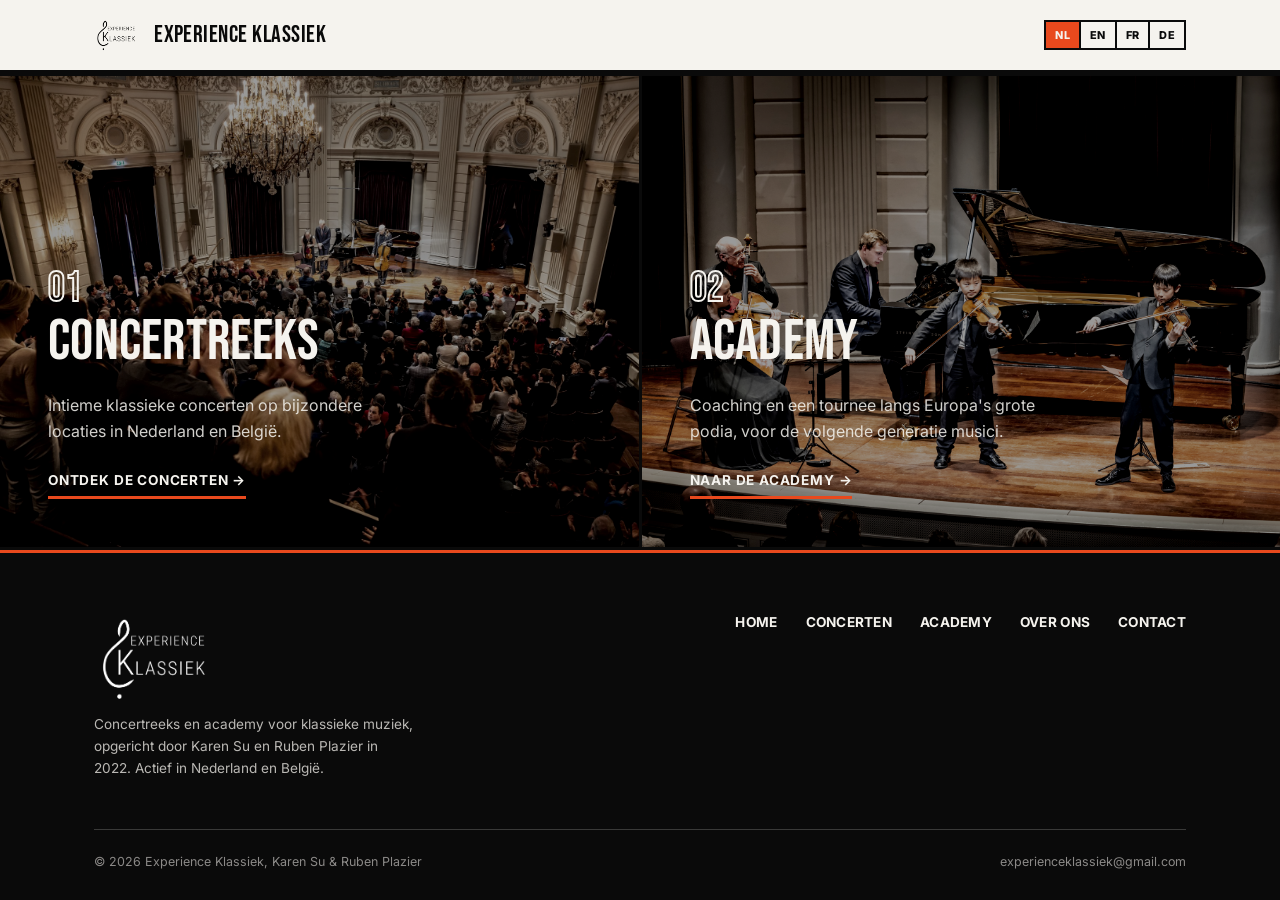
<file: index.html>
<!doctype html>
<html lang="nl">
<head>
<meta charset="UTF-8">
<meta name="viewport" content="width=device-width, initial-scale=1.0">
<title data-i18n="splash_title">Experience Klassiek | Concertreeks & Academy</title>
<meta name="description" data-i18n="splash_meta_description" data-i18n-attr="content" content="Experience Klassiek is de concertreeks én de Academy van Karen Su en Ruben Plazier. Kies je pad.">
<link rel="icon" href="assets/logo-badge.png">
<link rel="stylesheet" href="styles.css">
</head>
<body class="chooser-page">

<nav class="site-nav">
  <div class="wrap">
    <a href="index.html" class="nav-logo">
      <img src="assets/logo-ink.png" alt="Experience Klassiek">
      <span>Experience Klassiek</span>
    </a>
    <div class="nav-right">
      <div class="lang-switch" id="langSwitch">
        <button type="button" data-lang="nl">NL</button>
        <button type="button" data-lang="en">EN</button>
        <button type="button" data-lang="fr">FR</button>
        <button type="button" data-lang="de">DE</button>
      </div>
    </div>
  </div>
</nav>

<div class="chooser-grid chooser-grid-full">
  <a class="chooser-card" href="concerten-home.html">
    <img src="assets/ek-ovation.jpg" alt="" loading="lazy">
    <div class="chooser-body">
      <span class="num">01</span>
      <h2 data-i18n="splash_concerten_h2">Concertreeks</h2>
      <p data-i18n="splash_concerten_p">Intieme klassieke concerten op bijzondere locaties in Nederland en België.</p>
      <span class="chooser-cta" data-i18n="splash_concerten_cta">Ontdek de concerten →</span>
    </div>
  </a>
  <a class="chooser-card" href="https://academy.experienceklassiek.nl">
    <img src="assets/academy-quartet.jpg" alt="" loading="lazy">
    <div class="chooser-body">
      <span class="num">02</span>
      <h2 data-i18n="splash_academy_h2">Academy</h2>
      <p data-i18n="splash_academy_p">Coaching en een tournee langs Europa's grote podia, voor de volgende generatie musici.</p>
      <span class="chooser-cta" data-i18n="splash_academy_cta">Naar de Academy →</span>
    </div>
  </a>
</div>

<footer>
  <div class="wrap">
    <div class="foot-top">
      <div>
        <span class="foot-logo logo-mark" style="--mask-src:url('assets/logo-paper.png')"><img src="assets/logo-paper.png" alt="Experience Klassiek"></span>
        <p class="foot-meta" data-i18n="foot_tagline">Concertreeks en academy voor klassieke muziek, opgericht door Karen Su en Ruben Plazier in 2022. Actief in Nederland en België.</p>
      </div>
      <ul class="foot-links">
        <li><a href="concerten-home.html" data-i18n="nav_home">Home</a></li>
        <li><a href="concerten.html" data-i18n="nav_concerten">Concerten</a></li>
        <li><a href="https://academy.experienceklassiek.nl" data-i18n="nav_academy">Academy</a></li>
        <li><a href="over-ons.html" data-i18n="nav_overons">Over ons</a></li>
        <li><a href="contact.html" data-i18n="nav_contact">Contact</a></li>
      </ul>
    </div>
    <div class="foot-bottom">
      <span data-i18n="foot_copyright">© 2026 Experience Klassiek, Karen Su &amp; Ruben Plazier</span>
      <span>experienceklassiek@gmail.com</span>
    </div>
  </div>
</footer>

<script src="translations.js"></script>
<script src="script.js"></script>
</body>
</html>
</file>
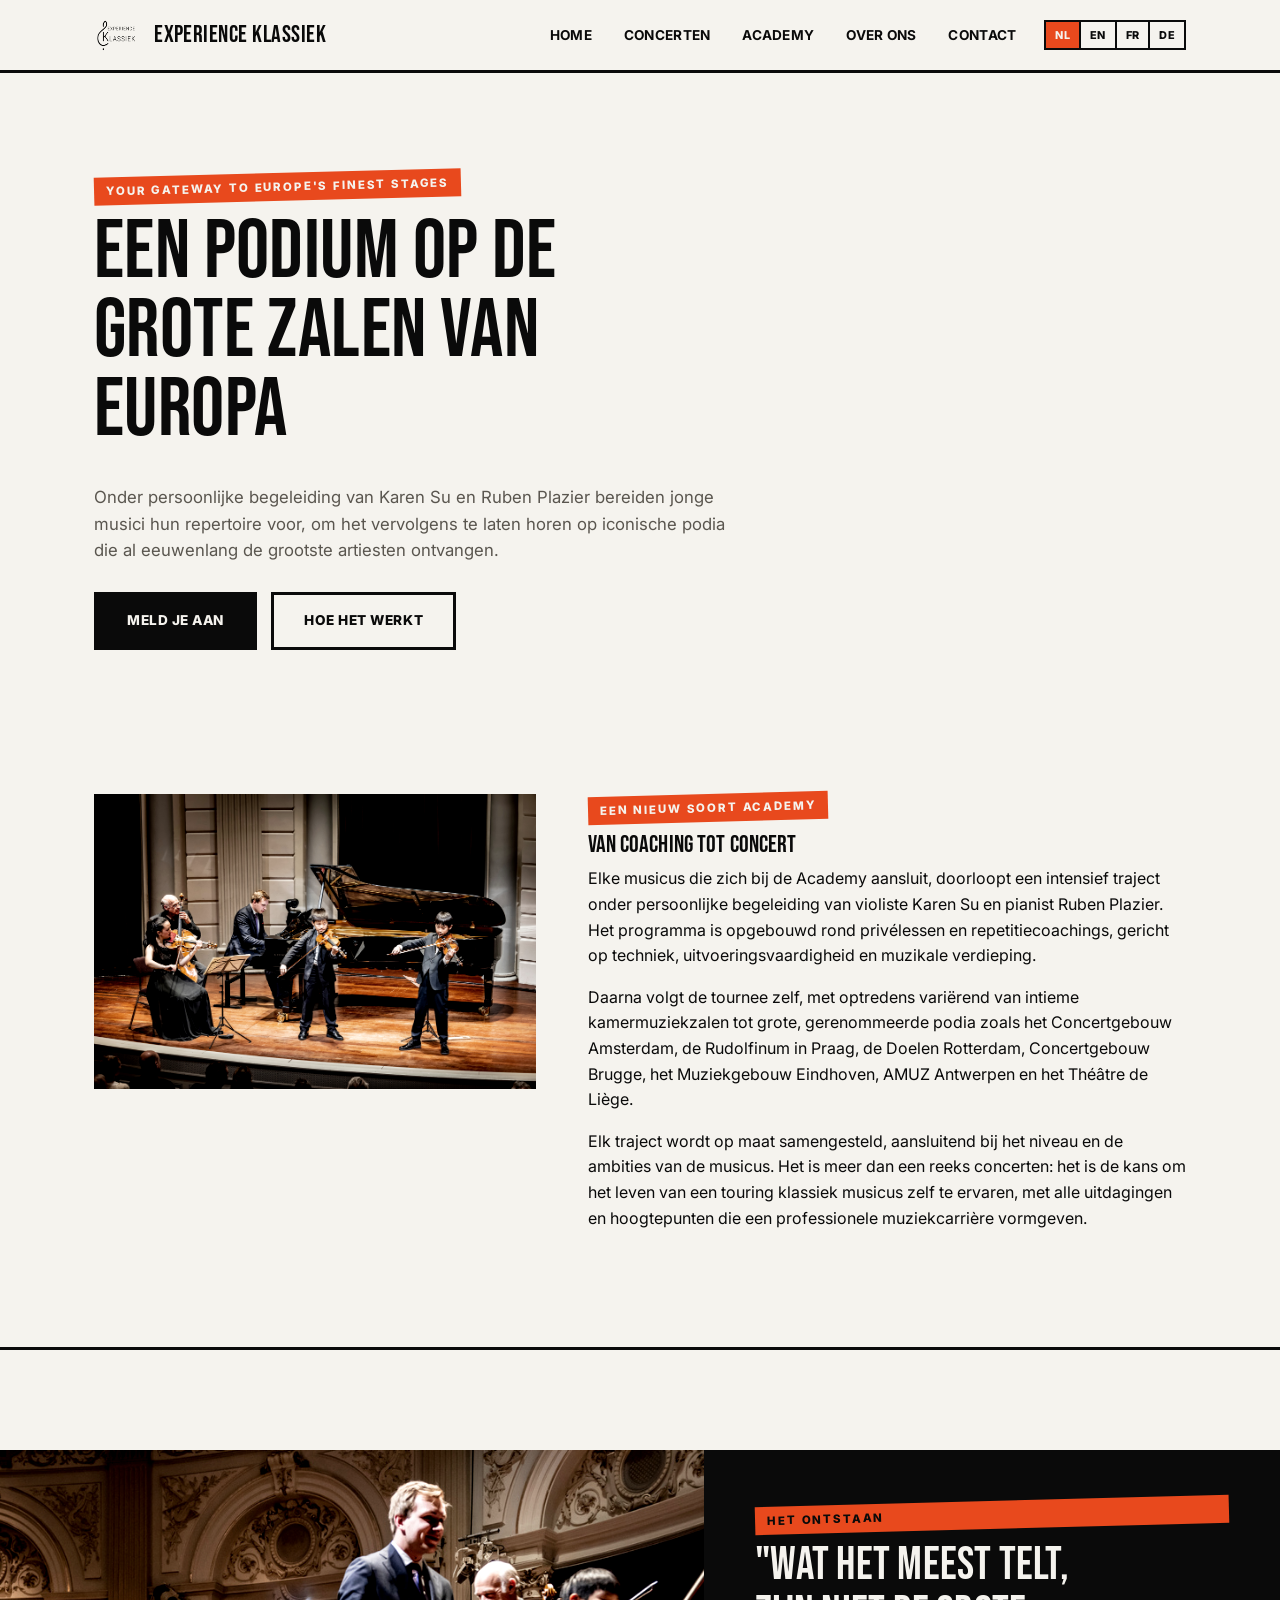
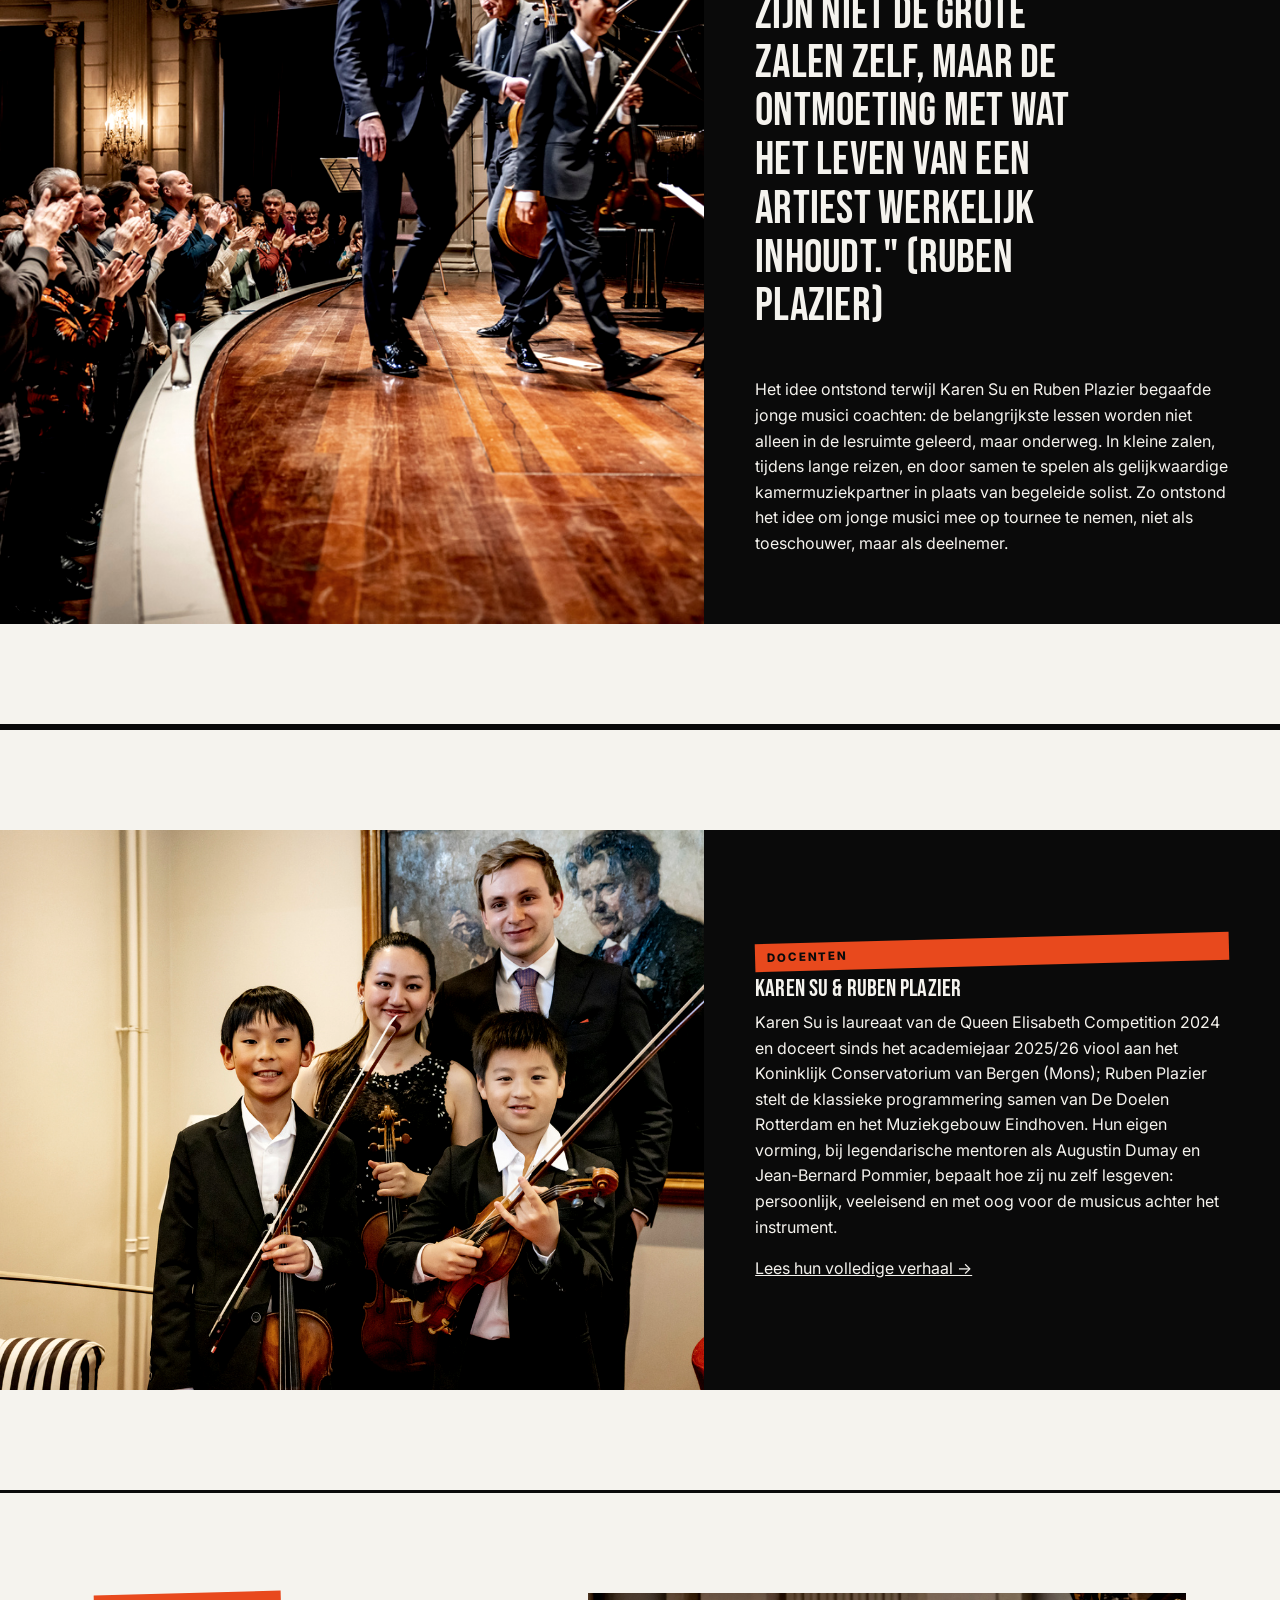
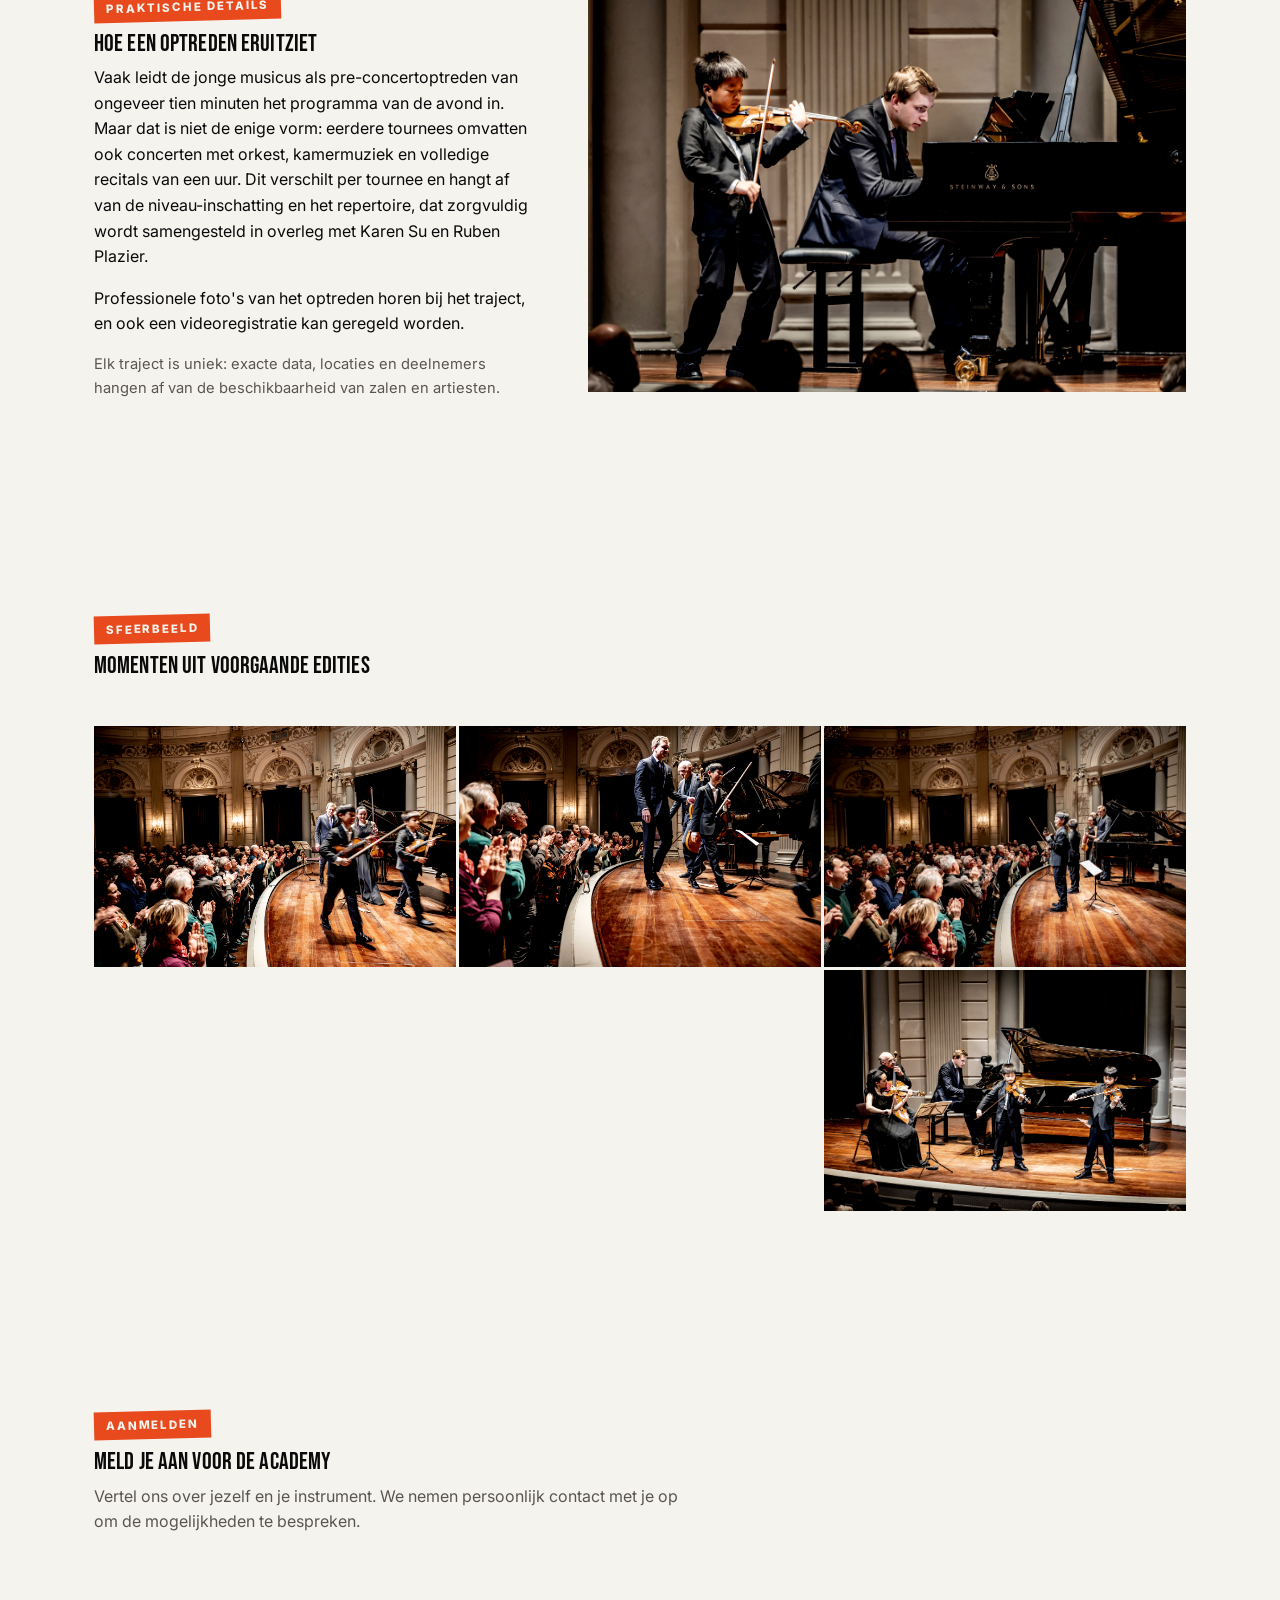
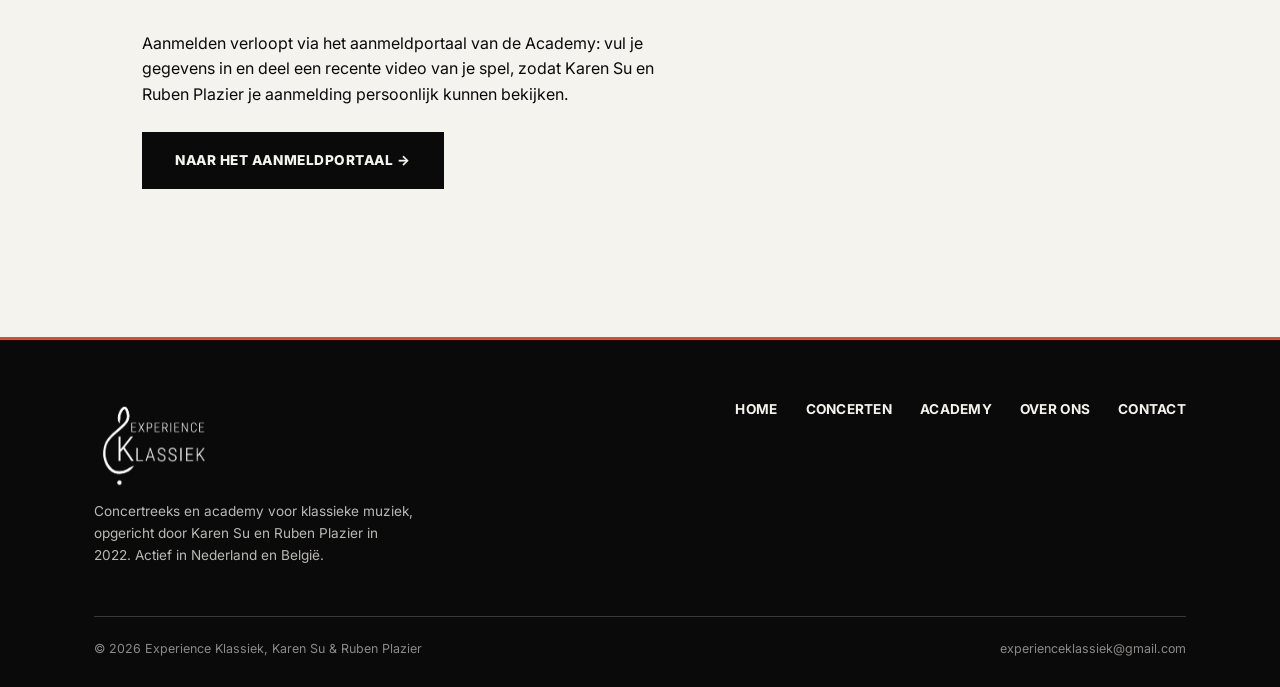
<file: academy.html>
<!doctype html>
<html lang="nl">
<head>
<meta charset="UTF-8">
<meta name="viewport" content="width=device-width, initial-scale=1.0">
<title data-i18n="academy_title">Academy | Experience Klassiek</title>
<meta name="description" data-i18n="academy_meta_description" data-i18n-attr="content" content="De Experience Klassiek Academy begeleidt jonge musici met persoonlijke coaching van Karen Su en Ruben Plazier, en optredens op Europa's mooiste podia.">
<link rel="icon" href="assets/logo-badge.png">
<link rel="stylesheet" href="styles.css">
</head>
<body>

<nav class="site-nav">
  <div class="wrap">
    <a href="index.html" class="nav-logo">
      <img src="assets/logo-ink.png" alt="Experience Klassiek">
      <span>Experience Klassiek</span>
    </a>
    <div class="nav-right">
      <ul class="nav-links">
      <li><a href="concerten-home.html" data-i18n="nav_home">Home</a></li>
      <li><a href="concerten.html" data-i18n="nav_concerten">Concerten</a></li>
      <li><a href="https://academy.experienceklassiek.nl" data-i18n="nav_academy">Academy</a></li>
      <li><a href="over-ons.html" data-i18n="nav_overons">Over ons</a></li>
      <li><a href="contact.html" data-i18n="nav_contact">Contact</a></li>
      </ul>
      <div class="lang-switch" id="langSwitch">
        <button type="button" data-lang="nl">NL</button>
        <button type="button" data-lang="en">EN</button>
        <button type="button" data-lang="fr">FR</button>
        <button type="button" data-lang="de">DE</button>
      </div>
      <button class="nav-toggle" aria-label="Menu" aria-expanded="false"><span></span></button>
    </div>
  </div>
</nav>

<header class="page-hero">
  <div class="wrap">
    <span class="eyebrow" data-i18n="academy_eyebrow">Your gateway to Europe's finest stages</span>
    <h1 class="reveal" data-i18n="academy_h1">Een podium op de grote zalen van Europa</h1>
    <p class="lede reveal" data-i18n="academy_lede">Onder persoonlijke begeleiding van Karen Su en Ruben Plazier bereiden jonge musici hun repertoire voor, om het vervolgens te laten horen op iconische podia die al eeuwenlang de grootste artiesten ontvangen.</p>
    <div class="hero-actions reveal" style="justify-content:flex-start;margin-top:28px">
      <a href="#aanmelden" class="btn btn-solid" data-i18n="academy_cta_signup">Meld je aan</a>
      <a href="#programma" class="btn" data-i18n="academy_cta_program">Hoe het werkt</a>
    </div>
  </div>
</header>

<section id="programma">
  <div class="wrap">
    <div class="bio-block">
      <img src="assets/academy-quartet.jpg" alt="Jonge musici tijdens de Experience Klassiek Academy" loading="lazy">
      <div>
        <span class="eyebrow" data-i18n="academy_program_eyebrow">Een nieuw soort academy</span>
        <h2 data-i18n="academy_program_h2">Van coaching tot concert</h2>
        <p data-i18n="academy_program_p1">Elke musicus die zich bij de Academy aansluit, doorloopt een intensief traject onder persoonlijke begeleiding van violiste Karen Su en pianist Ruben Plazier. Het programma is opgebouwd rond privélessen en repetitiecoachings, gericht op techniek, uitvoeringsvaardigheid en muzikale verdieping.</p>
        <p data-i18n="academy_program_p2">Daarna volgt de tournee zelf, met optredens variërend van intieme kamermuziekzalen tot grote, gerenommeerde podia zoals het Concertgebouw Amsterdam, de Rudolfinum in Praag, de Doelen Rotterdam, Concertgebouw Brugge, het Muziekgebouw Eindhoven, AMUZ Antwerpen en het Théâtre de Liège.</p>
        <p data-i18n="academy_program_p3">Elk traject wordt op maat samengesteld, aansluitend bij het niveau en de ambities van de musicus. Het is meer dan een reeks concerten: het is de kans om het leven van een touring klassiek musicus zelf te ervaren, met alle uitdagingen en hoogtepunten die een professionele muziekcarrière vormgeven.</p>
      </div>
    </div>
  </div>
</section>

<section class="photo-band">
  <img src="assets/academy-bow.jpg" alt="Jonge violist na een optreden tijdens de Experience Klassiek Academy" loading="lazy">
  <div class="txt">
    <span class="eyebrow" data-i18n="academy_origin_eyebrow">Het ontstaan</span>
    <p class="pull-quote reveal" data-i18n="academy_origin_quote">"Wat het meest telt, zijn niet de grote zalen zelf, maar de ontmoeting met wat het leven van een artiest werkelijk inhoudt." (Ruben Plazier)</p>
    <p data-i18n="academy_origin_p">Het idee ontstond terwijl Karen Su en Ruben Plazier begaafde jonge musici coachten: de belangrijkste lessen worden niet alleen in de lesruimte geleerd, maar onderweg. In kleine zalen, tijdens lange reizen, en door samen te spelen als gelijkwaardige kamermuziekpartner in plaats van begeleide solist. Zo ontstond het idee om jonge musici mee op tournee te nemen, niet als toeschouwer, maar als deelnemer.</p>
  </div>
</section>

<section class="photo-band">
  <img src="assets/academy-group-portrait.jpg" alt="Karen Su en Ruben Plazier met leerlingen van de Academy" loading="lazy">
  <div class="txt">
    <span class="eyebrow" data-i18n="academy_docenten_eyebrow">Docenten</span>
    <h2 data-i18n="academy_docenten_h2">Karen Su &amp; Ruben Plazier</h2>
    <p data-i18n="academy_docenten_p">Karen Su is laureaat van de Queen Elisabeth Competition 2024 en doceert sinds het academiejaar 2025/26 viool aan het Koninklijk Conservatorium van Bergen (Mons); Ruben Plazier stelt de klassieke programmering samen van De Doelen Rotterdam en het Muziekgebouw Eindhoven. Hun eigen vorming, bij legendarische mentoren als Augustin Dumay en Jean-Bernard Pommier, bepaalt hoe zij nu zelf lesgeven: persoonlijk, veeleisend en met oog voor de musicus achter het instrument.</p>
    <a class="more" href="over-ons.html" data-i18n="academy_docenten_link">Lees hun volledige verhaal →</a>
  </div>
</section>

<section>
  <div class="wrap">
    <div class="bio-block">
      <div>
        <span class="eyebrow" data-i18n="academy_details_eyebrow">Praktische details</span>
        <h2 data-i18n="academy_details_h2">Hoe een optreden eruitziet</h2>
        <p data-i18n="academy_details_p1">Vaak leidt de jonge musicus als pre-concertoptreden van ongeveer tien minuten het programma van de avond in. Maar dat is niet de enige vorm: eerdere tournees omvatten ook concerten met orkest, kamermuziek en volledige recitals van een uur. Dit verschilt per tournee en hangt af van de niveau-inschatting en het repertoire, dat zorgvuldig wordt samengesteld in overleg met Karen Su en Ruben Plazier.</p>
        <p data-i18n="academy_details_p2">Professionele foto's van het optreden horen bij het traject, en ook een videoregistratie kan geregeld worden.</p>
        <p style="color:var(--muted);font-size:.92rem" data-i18n="academy_details_p3">Elk traject is uniek: exacte data, locaties en deelnemers hangen af van de beschikbaarheid van zalen en artiesten.</p>
      </div>
      <img src="assets/academy-duo-performance.jpg" alt="Jonge violist speelt samen met Ruben Plazier" loading="lazy">
    </div>
  </div>
</section>

<section>
  <div class="wrap">
    <div class="section-head">
      <span class="eyebrow" data-i18n="academy_gallery_eyebrow">Sfeerbeeld</span>
      <h2 data-i18n="academy_gallery_h2">Momenten uit voorgaande edities</h2>
    </div>
    <div class="impressions">
      <img src="assets/academy-ovation.jpg" alt="Jonge musici nemen een buiging na applaus" loading="lazy">
      <img src="assets/academy-bow.jpg" alt="Jonge violist verlaat het podium na applaus" loading="lazy">
      <img src="assets/ek-academy.jpg" alt="Jonge musici tijdens een staande ovatie" loading="lazy">
      <img src="assets/academy-quartet.jpg" alt="Jonge musici tijdens een optreden" loading="lazy">
    </div>
  </div>
</section>

<section id="aanmelden">
  <div class="wrap">
    <div class="section-head">
      <span class="eyebrow" data-i18n="academy_signup_eyebrow">Aanmelden</span>
      <h2 data-i18n="academy_signup_h2">Meld je aan voor de Academy</h2>
      <p style="color:var(--muted);max-width:60ch" data-i18n="academy_signup_lede">Vertel ons over jezelf en je instrument. We nemen persoonlijk contact met je op om de mogelijkheden te bespreken.</p>
    </div>

    <div class="tier-card" style="max-width:640px;padding:clamp(28px,4vw,48px)">
      <p data-i18n="academy_signup_note">Aanmelden verloopt via het aanmeldportaal van de Academy: vul je gegevens in en deel een recente video van je spel, zodat Karen Su en Ruben Plazier je aanmelding persoonlijk kunnen bekijken.</p>
      <div style="margin-top:24px">
        <a href="https://academy.experienceklassiek.nl" target="_blank" rel="noopener" class="btn btn-solid" data-i18n="academy_signup_cta">Naar het aanmeldportaal →</a>
      </div>
    </div>
  </div>
</section>

<footer>
  <div class="wrap">
    <div class="foot-top">
      <div>
        <span class="foot-logo logo-mark" style="--mask-src:url('assets/logo-paper.png')"><img src="assets/logo-paper.png" alt="Experience Klassiek"></span>
        <p class="foot-meta" data-i18n="foot_tagline">Concertreeks en academy voor klassieke muziek, opgericht door Karen Su en Ruben Plazier in 2022. Actief in Nederland en België.</p>
      </div>
      <ul class="foot-links">
        <li><a href="concerten-home.html" data-i18n="nav_home">Home</a></li>
        <li><a href="concerten.html" data-i18n="nav_concerten">Concerten</a></li>
        <li><a href="https://academy.experienceklassiek.nl" data-i18n="nav_academy">Academy</a></li>
        <li><a href="over-ons.html" data-i18n="nav_overons">Over ons</a></li>
        <li><a href="contact.html" data-i18n="nav_contact">Contact</a></li>
      </ul>
    </div>
    <div class="foot-bottom">
      <span data-i18n="foot_copyright">© 2026 Experience Klassiek, Karen Su &amp; Ruben Plazier</span>
      <span>experienceklassiek@gmail.com</span>
    </div>
  </div>
</footer>

<script src="translations.js"></script>
<script src="script.js"></script>
</body>
</html>
</file>
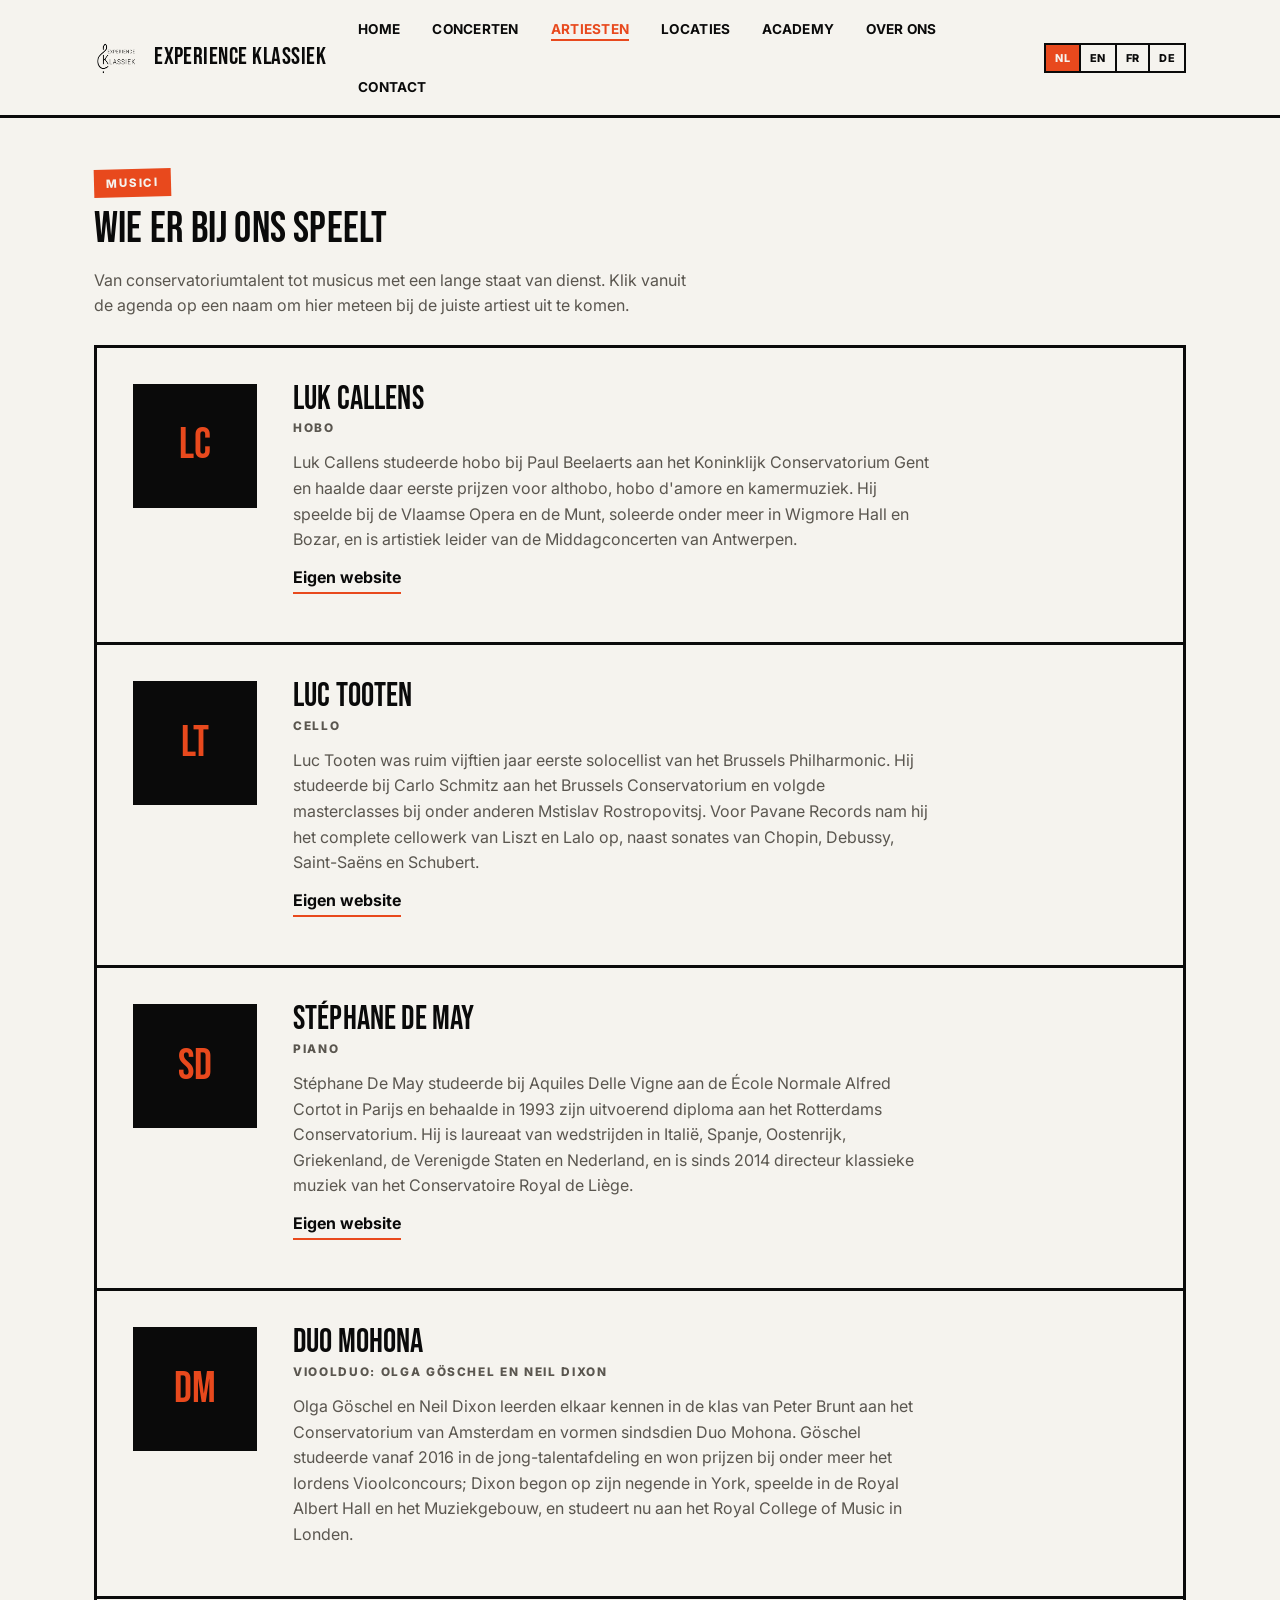
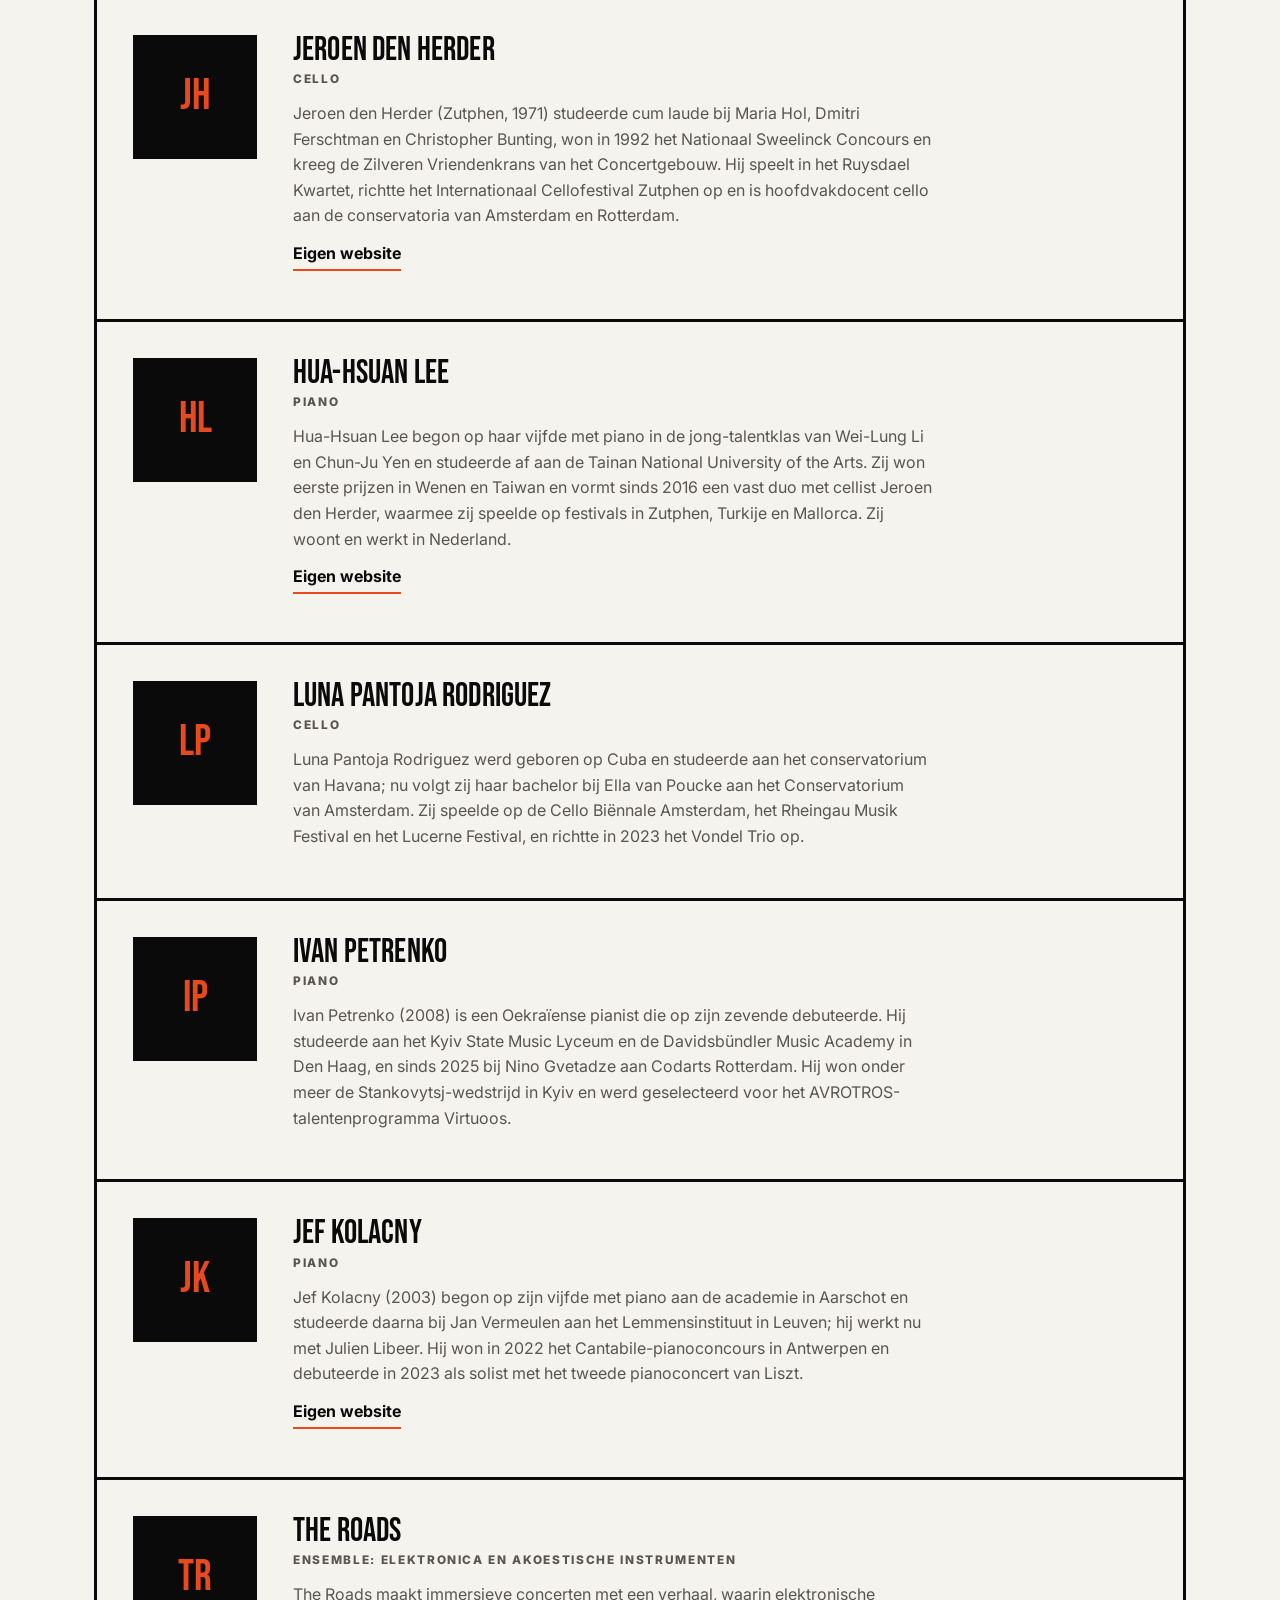
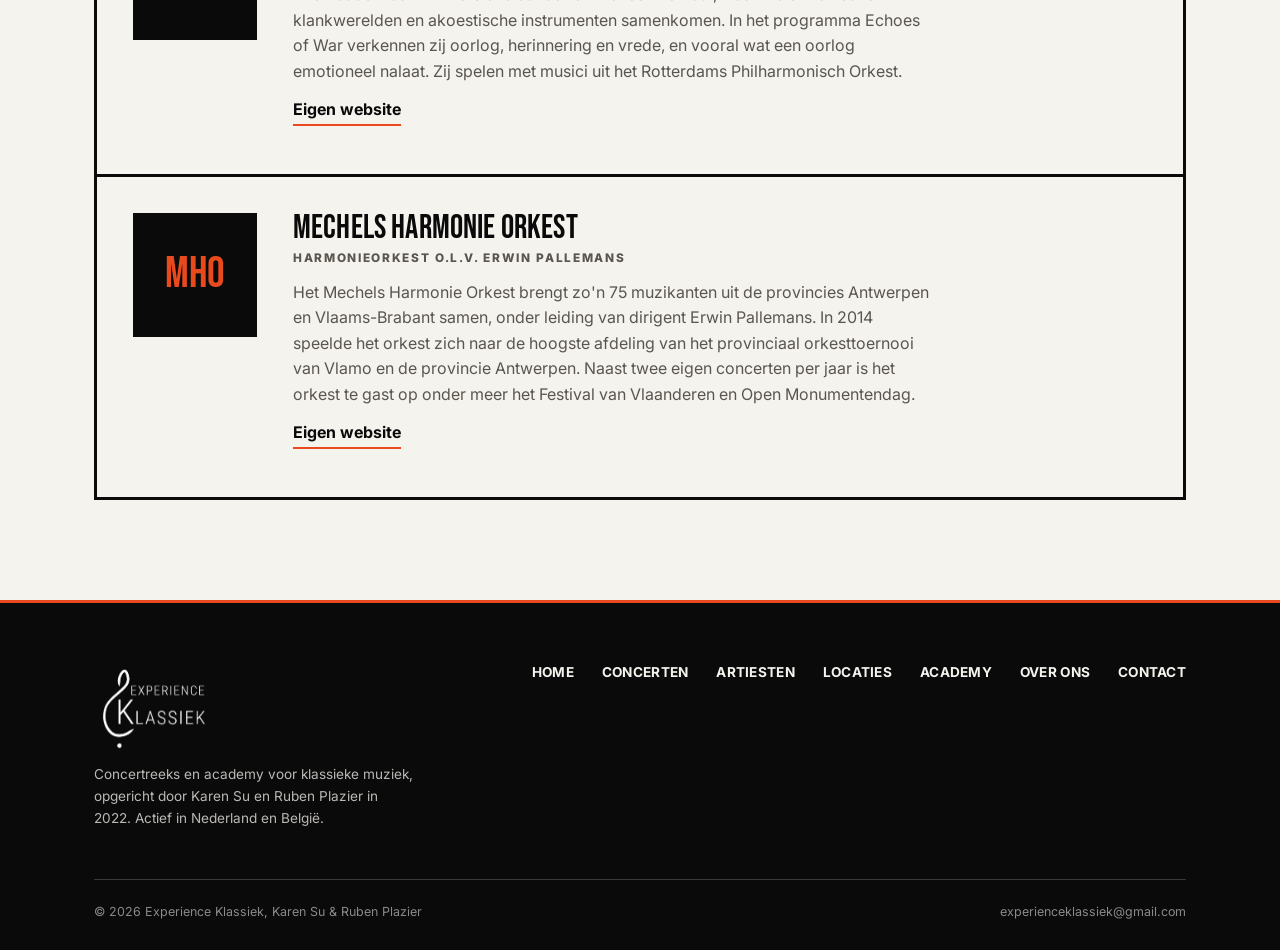
<file: artiesten.html>
<!doctype html>
<html lang="nl">
<head>
<meta charset="UTF-8">
<meta name="viewport" content="width=device-width, initial-scale=1.0">
<title data-i18n="artiesten_title">Artiesten | Experience Klassiek</title>
<meta name="description" data-i18n="artiesten_meta_description" data-i18n-attr="content" content="De musici die spelen in de concertreeks van Experience Klassiek, met achtergrond bij elk van hen.">
<link rel="icon" href="assets/logo-badge.png">
<link rel="stylesheet" href="styles.css">
</head>
<body>

<nav class="site-nav">
  <div class="wrap">
    <a href="index.html" class="nav-logo">
      <img src="assets/logo-ink.png" alt="Experience Klassiek">
      <span>Experience Klassiek</span>
    </a>
    <div class="nav-right">
      <ul class="nav-links">
      <li><a href="concerten-home.html" data-i18n="nav_home">Home</a></li>
      <li><a href="concerten.html" data-i18n="nav_concerten">Concerten</a></li>
      <li><a href="artiesten.html" aria-current="page" data-i18n="nav_artiesten">Artiesten</a></li>
      <li><a href="locaties.html" data-i18n="nav_locaties">Locaties</a></li>
      <li><a href="https://academy.experienceklassiek.nl" data-i18n="nav_academy">Academy</a></li>
      <li><a href="over-ons.html" data-i18n="nav_overons">Over ons</a></li>
      <li><a href="contact.html" data-i18n="nav_contact">Contact</a></li>
      </ul>
      <div class="lang-switch" id="langSwitch">
        <button type="button" data-lang="nl">NL</button>
        <button type="button" data-lang="en">EN</button>
        <button type="button" data-lang="fr">FR</button>
        <button type="button" data-lang="de">DE</button>
      </div>
      <button class="nav-toggle" aria-label="Menu" aria-expanded="false"><span></span></button>
    </div>
  </div>
</nav>

<section class="agenda-top">
  <div class="wrap">
    <div class="section-head">
      <span class="eyebrow" data-i18n="artiesten_eyebrow">Musici</span>
      <h1 data-i18n="artiesten_h1">Wie er bij ons speelt</h1>
      <p style="color:var(--muted);max-width:60ch" data-i18n="artiesten_lede">Van conservatoriumtalent tot musicus met een lange staat van dienst. Klik vanuit de agenda op een naam om hier meteen bij de juiste artiest uit te komen.</p>
    </div>
    <div class="profile-list stagger">

      <article class="profile reveal" id="luk-callens">
        <div class="profile-portrait" aria-hidden="true"><span>LC</span></div>
        <div class="profile-body">
          <h2>Luk Callens</h2>
          <p class="profile-role" data-i18n="luk_callens_role">Hobo</p>
          <p data-i18n="luk_callens_bio">Luk Callens studeerde hobo bij Paul Beelaerts aan het Koninklijk Conservatorium Gent en haalde daar eerste prijzen voor althobo, hobo d'amore en kamermuziek. Hij speelde bij de Vlaamse Opera en de Munt, soleerde onder meer in Wigmore Hall en Bozar, en is artistiek leider van de Middagconcerten van Antwerpen.</p>
          <p class="profile-links"><a href="https://www.catalpaproductions.be" target="_blank" rel="noopener" data-i18n="artist_site_link">Eigen website</a></p>
        </div>
      </article>

      <article class="profile reveal" id="luc-tooten">
        <div class="profile-portrait" aria-hidden="true"><span>LT</span></div>
        <div class="profile-body">
          <h2>Luc Tooten</h2>
          <p class="profile-role" data-i18n="luc_tooten_role">Cello</p>
          <p data-i18n="luc_tooten_bio">Luc Tooten was ruim vijftien jaar eerste solocellist van het Brussels Philharmonic. Hij studeerde bij Carlo Schmitz aan het Brussels Conservatorium en volgde masterclasses bij onder anderen Mstislav Rostropovitsj. Voor Pavane Records nam hij het complete cellowerk van Liszt en Lalo op, naast sonates van Chopin, Debussy, Saint-Saëns en Schubert.</p>
          <p class="profile-links"><a href="https://www.luctooten.be" target="_blank" rel="noopener" data-i18n="artist_site_link">Eigen website</a></p>
        </div>
      </article>

      <article class="profile reveal" id="stephane-de-may">
        <div class="profile-portrait" aria-hidden="true"><span>SD</span></div>
        <div class="profile-body">
          <h2>Stéphane De May</h2>
          <p class="profile-role" data-i18n="stephane_de_may_role">Piano</p>
          <p data-i18n="stephane_de_may_bio">Stéphane De May studeerde bij Aquiles Delle Vigne aan de École Normale Alfred Cortot in Parijs en behaalde in 1993 zijn uitvoerend diploma aan het Rotterdams Conservatorium. Hij is laureaat van wedstrijden in Italië, Spanje, Oostenrijk, Griekenland, de Verenigde Staten en Nederland, en is sinds 2014 directeur klassieke muziek van het Conservatoire Royal de Liège.</p>
          <p class="profile-links"><a href="http://de-may.be" target="_blank" rel="noopener" data-i18n="artist_site_link">Eigen website</a></p>
        </div>
      </article>

      <article class="profile reveal" id="duo-mohona">
        <div class="profile-portrait" aria-hidden="true"><span>DM</span></div>
        <div class="profile-body">
          <h2>Duo Mohona</h2>
          <p class="profile-role" data-i18n="duo_mohona_role">Vioolduo: Olga Göschel en Neil Dixon</p>
          <p data-i18n="duo_mohona_bio">Olga Göschel en Neil Dixon leerden elkaar kennen in de klas van Peter Brunt aan het Conservatorium van Amsterdam en vormen sindsdien Duo Mohona. Göschel studeerde vanaf 2016 in de jong-talentafdeling en won prijzen bij onder meer het Iordens Vioolconcours; Dixon begon op zijn negende in York, speelde in de Royal Albert Hall en het Muziekgebouw, en studeert nu aan het Royal College of Music in Londen.</p>
        </div>
      </article>

      <article class="profile reveal" id="jeroen-den-herder">
        <div class="profile-portrait" aria-hidden="true"><span>JH</span></div>
        <div class="profile-body">
          <h2>Jeroen den Herder</h2>
          <p class="profile-role" data-i18n="jeroen_den_herder_role">Cello</p>
          <p data-i18n="jeroen_den_herder_bio">Jeroen den Herder (Zutphen, 1971) studeerde cum laude bij Maria Hol, Dmitri Ferschtman en Christopher Bunting, won in 1992 het Nationaal Sweelinck Concours en kreeg de Zilveren Vriendenkrans van het Concertgebouw. Hij speelt in het Ruysdael Kwartet, richtte het Internationaal Cellofestival Zutphen op en is hoofdvakdocent cello aan de conservatoria van Amsterdam en Rotterdam.</p>
          <p class="profile-links"><a href="https://cellowerckenzutphen.nl/about-jeroen-den-herder/" target="_blank" rel="noopener" data-i18n="artist_site_link">Eigen website</a></p>
        </div>
      </article>

      <article class="profile reveal" id="hua-hsuan-lee">
        <div class="profile-portrait" aria-hidden="true"><span>HL</span></div>
        <div class="profile-body">
          <h2>Hua-Hsuan Lee</h2>
          <p class="profile-role" data-i18n="hua_hsuan_lee_role">Piano</p>
          <p data-i18n="hua_hsuan_lee_bio">Hua-Hsuan Lee begon op haar vijfde met piano in de jong-talentklas van Wei-Lung Li en Chun-Ju Yen en studeerde af aan de Tainan National University of the Arts. Zij won eerste prijzen in Wenen en Taiwan en vormt sinds 2016 een vast duo met cellist Jeroen den Herder, waarmee zij speelde op festivals in Zutphen, Turkije en Mallorca. Zij woont en werkt in Nederland.</p>
          <p class="profile-links"><a href="https://www.huahsuanlee.com" target="_blank" rel="noopener" data-i18n="artist_site_link">Eigen website</a></p>
        </div>
      </article>

      <article class="profile reveal" id="luna-pantoja-rodriguez">
        <div class="profile-portrait" aria-hidden="true"><span>LP</span></div>
        <div class="profile-body">
          <h2>Luna Pantoja Rodriguez</h2>
          <p class="profile-role" data-i18n="luna_pantoja_rodriguez_role">Cello</p>
          <p data-i18n="luna_pantoja_rodriguez_bio">Luna Pantoja Rodriguez werd geboren op Cuba en studeerde aan het conservatorium van Havana; nu volgt zij haar bachelor bij Ella van Poucke aan het Conservatorium van Amsterdam. Zij speelde op de Cello Biënnale Amsterdam, het Rheingau Musik Festival en het Lucerne Festival, en richtte in 2023 het Vondel Trio op.</p>
        </div>
      </article>

      <article class="profile reveal" id="ivan-petrenko">
        <div class="profile-portrait" aria-hidden="true"><span>IP</span></div>
        <div class="profile-body">
          <h2>Ivan Petrenko</h2>
          <p class="profile-role" data-i18n="ivan_petrenko_role">Piano</p>
          <p data-i18n="ivan_petrenko_bio">Ivan Petrenko (2008) is een Oekraïense pianist die op zijn zevende debuteerde. Hij studeerde aan het Kyiv State Music Lyceum en de Davidsbündler Music Academy in Den Haag, en sinds 2025 bij Nino Gvetadze aan Codarts Rotterdam. Hij won onder meer de Stankovytsj-wedstrijd in Kyiv en werd geselecteerd voor het AVROTROS-talentenprogramma Virtuoos.</p>
        </div>
      </article>

      <article class="profile reveal" id="jef-kolacny">
        <div class="profile-portrait" aria-hidden="true"><span>JK</span></div>
        <div class="profile-body">
          <h2>Jef Kolacny</h2>
          <p class="profile-role" data-i18n="jef_kolacny_role">Piano</p>
          <p data-i18n="jef_kolacny_bio">Jef Kolacny (2003) begon op zijn vijfde met piano aan de academie in Aarschot en studeerde daarna bij Jan Vermeulen aan het Lemmensinstituut in Leuven; hij werkt nu met Julien Libeer. Hij won in 2022 het Cantabile-pianoconcours in Antwerpen en debuteerde in 2023 als solist met het tweede pianoconcert van Liszt.</p>
          <p class="profile-links"><a href="https://jefkolacny.com" target="_blank" rel="noopener" data-i18n="artist_site_link">Eigen website</a></p>
        </div>
      </article>

      <article class="profile reveal" id="the-roads">
        <div class="profile-portrait" aria-hidden="true"><span>TR</span></div>
        <div class="profile-body">
          <h2>The Roads</h2>
          <p class="profile-role" data-i18n="the_roads_role">Ensemble: elektronica en akoestische instrumenten</p>
          <p data-i18n="the_roads_bio">The Roads maakt immersieve concerten met een verhaal, waarin elektronische klankwerelden en akoestische instrumenten samenkomen. In het programma Echoes of War verkennen zij oorlog, herinnering en vrede, en vooral wat een oorlog emotioneel nalaat. Zij spelen met musici uit het Rotterdams Philharmonisch Orkest.</p>
          <p class="profile-links"><a href="https://www.theroads.nl" target="_blank" rel="noopener" data-i18n="artist_site_link">Eigen website</a></p>
        </div>
      </article>

      <article class="profile reveal" id="mechels-harmonie-orkest">
        <div class="profile-portrait" aria-hidden="true"><span>MHO</span></div>
        <div class="profile-body">
          <h2>Mechels Harmonie Orkest</h2>
          <p class="profile-role" data-i18n="mho_role">Harmonieorkest o.l.v. Erwin Pallemans</p>
          <p data-i18n="mho_bio">Het Mechels Harmonie Orkest brengt zo'n 75 muzikanten uit de provincies Antwerpen en Vlaams-Brabant samen, onder leiding van dirigent Erwin Pallemans. In 2014 speelde het orkest zich naar de hoogste afdeling van het provinciaal orkesttoernooi van Vlamo en de provincie Antwerpen. Naast twee eigen concerten per jaar is het orkest te gast op onder meer het Festival van Vlaanderen en Open Monumentendag.</p>
          <p class="profile-links"><a href="https://mechelsharmonieorkest.be" target="_blank" rel="noopener" data-i18n="artist_site_link">Eigen website</a></p>
        </div>
      </article>

    </div>
  </div>
</section>

<footer>
  <div class="wrap">
    <div class="foot-top">
      <div>
        <span class="foot-logo logo-mark" style="--mask-src:url('assets/logo-paper.png')"><img src="assets/logo-paper.png" alt="Experience Klassiek"></span>
        <p class="foot-meta" data-i18n="foot_tagline">Concertreeks en academy voor klassieke muziek, opgericht door Karen Su en Ruben Plazier in 2022. Actief in Nederland en België.</p>
      </div>
      <ul class="foot-links">
        <li><a href="concerten-home.html" data-i18n="nav_home">Home</a></li>
        <li><a href="concerten.html" data-i18n="nav_concerten">Concerten</a></li>
        <li><a href="artiesten.html" data-i18n="nav_artiesten">Artiesten</a></li>
        <li><a href="locaties.html" data-i18n="nav_locaties">Locaties</a></li>
        <li><a href="https://academy.experienceklassiek.nl" data-i18n="nav_academy">Academy</a></li>
        <li><a href="over-ons.html" data-i18n="nav_overons">Over ons</a></li>
        <li><a href="contact.html" data-i18n="nav_contact">Contact</a></li>
      </ul>
    </div>
    <div class="foot-bottom">
      <span data-i18n="foot_copyright">&copy; 2026 Experience Klassiek, Karen Su &amp; Ruben Plazier</span>
      <span>experienceklassiek@gmail.com</span>
    </div>
  </div>
</footer>

<script src="translations.js"></script>
<script src="script.js"></script>
</body>
</html>
</file>
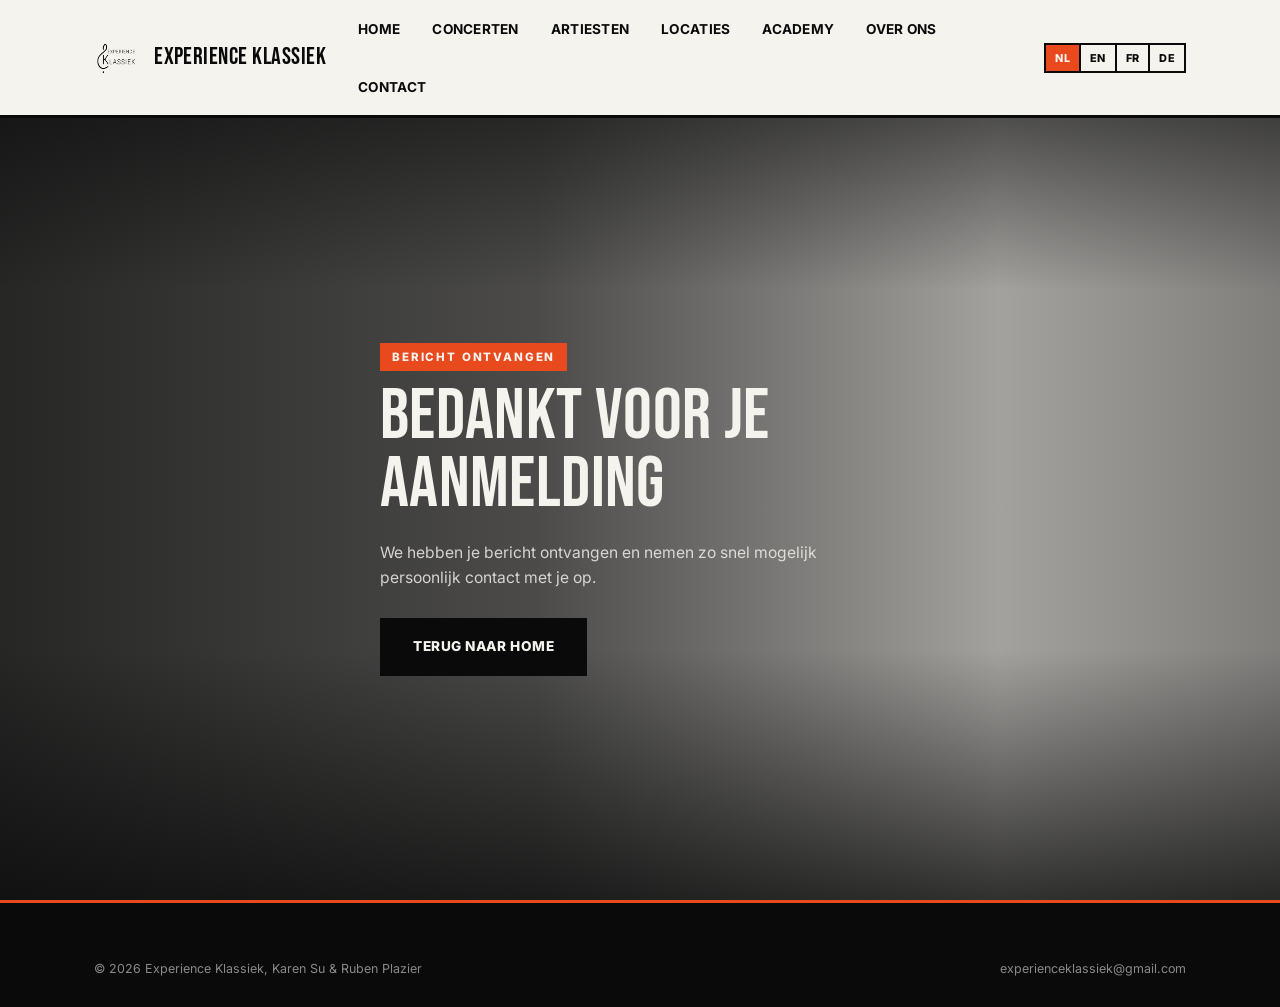
<file: bedankt.html>
<!doctype html>
<html lang="nl">
<head>
<meta charset="UTF-8">
<meta name="viewport" content="width=device-width, initial-scale=1.0">
<title data-i18n="bedankt_title">Bedankt | Experience Klassiek</title>
<link rel="icon" href="assets/logo-badge.png">
<link rel="stylesheet" href="styles.css">
</head>
<body>

<nav class="site-nav">
  <div class="wrap">
    <a href="index.html" class="nav-logo">
      <img src="assets/logo-ink.png" alt="Experience Klassiek">
      <span>Experience Klassiek</span>
    </a>
    <div class="nav-right">
      <ul class="nav-links">
      <li><a href="concerten-home.html" data-i18n="nav_home">Home</a></li>
      <li><a href="concerten.html" data-i18n="nav_concerten">Concerten</a></li>
      <li><a href="artiesten.html" data-i18n="nav_artiesten">Artiesten</a></li>
      <li><a href="locaties.html" data-i18n="nav_locaties">Locaties</a></li>
      <li><a href="https://academy.experienceklassiek.nl" data-i18n="nav_academy">Academy</a></li>
      <li><a href="over-ons.html" data-i18n="nav_overons">Over ons</a></li>
      <li><a href="contact.html" data-i18n="nav_contact">Contact</a></li>
      </ul>
      <div class="lang-switch" id="langSwitch">
        <button type="button" data-lang="nl">NL</button>
        <button type="button" data-lang="en">EN</button>
        <button type="button" data-lang="fr">FR</button>
        <button type="button" data-lang="de">DE</button>
      </div>
      <button class="nav-toggle" aria-label="Menu" aria-expanded="false"><span></span></button>
    </div>
  </div>
</nav>

<header class="hero">
  <div class="wrap">
    <span class="eyebrow" data-i18n="bedankt_eyebrow">Bericht ontvangen</span>
    <h1 class="reveal" data-i18n="bedankt_h1">Bedankt voor je aanmelding</h1>
    <p class="lede reveal" data-i18n="bedankt_lede">We hebben je bericht ontvangen en nemen zo snel mogelijk persoonlijk contact met je op.</p>
    <div class="hero-actions reveal">
      <a href="concerten-home.html" class="btn btn-solid" data-i18n="bedankt_cta">Terug naar home</a>
    </div>
  </div>
</header>

<footer>
  <div class="wrap">
    <div class="foot-bottom" style="border-top:none;padding-top:0">
      <span data-i18n="foot_copyright">© 2026 Experience Klassiek, Karen Su &amp; Ruben Plazier</span>
      <span>experienceklassiek@gmail.com</span>
    </div>
  </div>
</footer>

<script src="translations.js"></script>
<script src="script.js"></script>
</body>
</html>
</file>
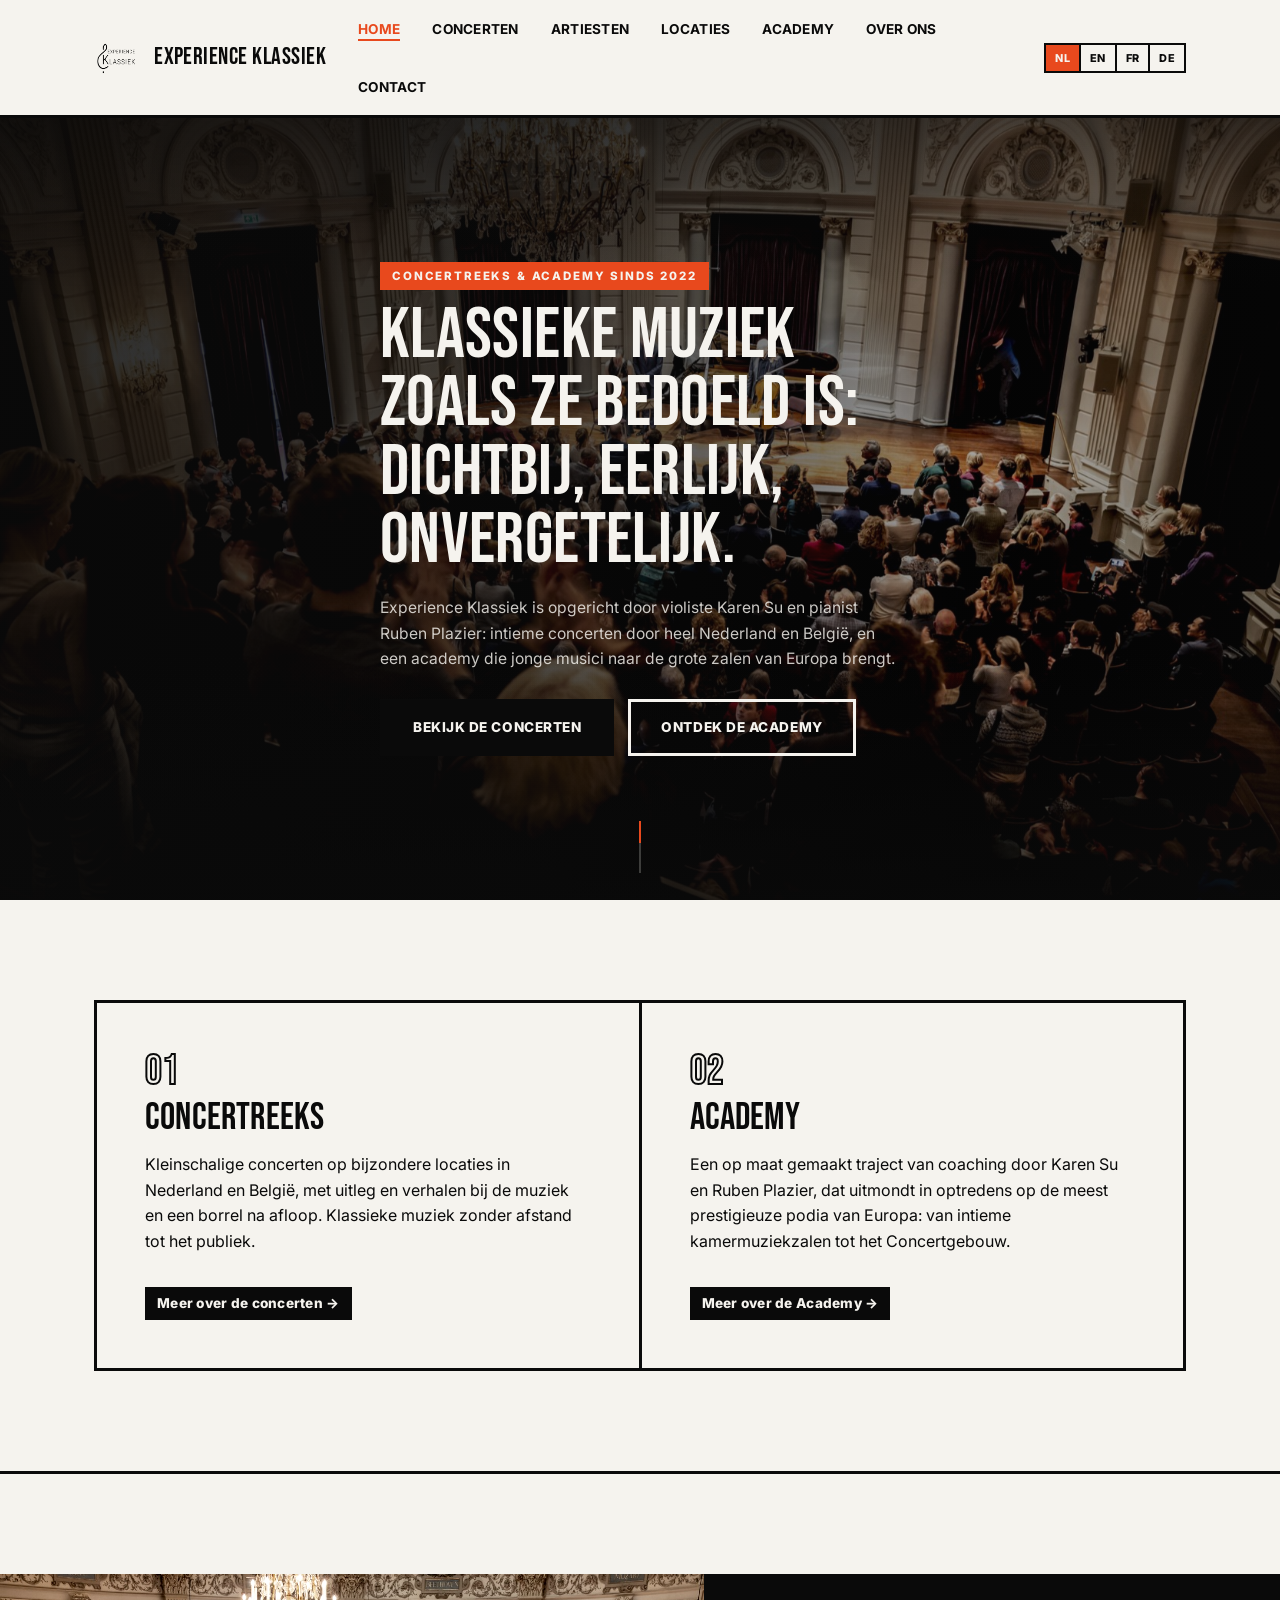
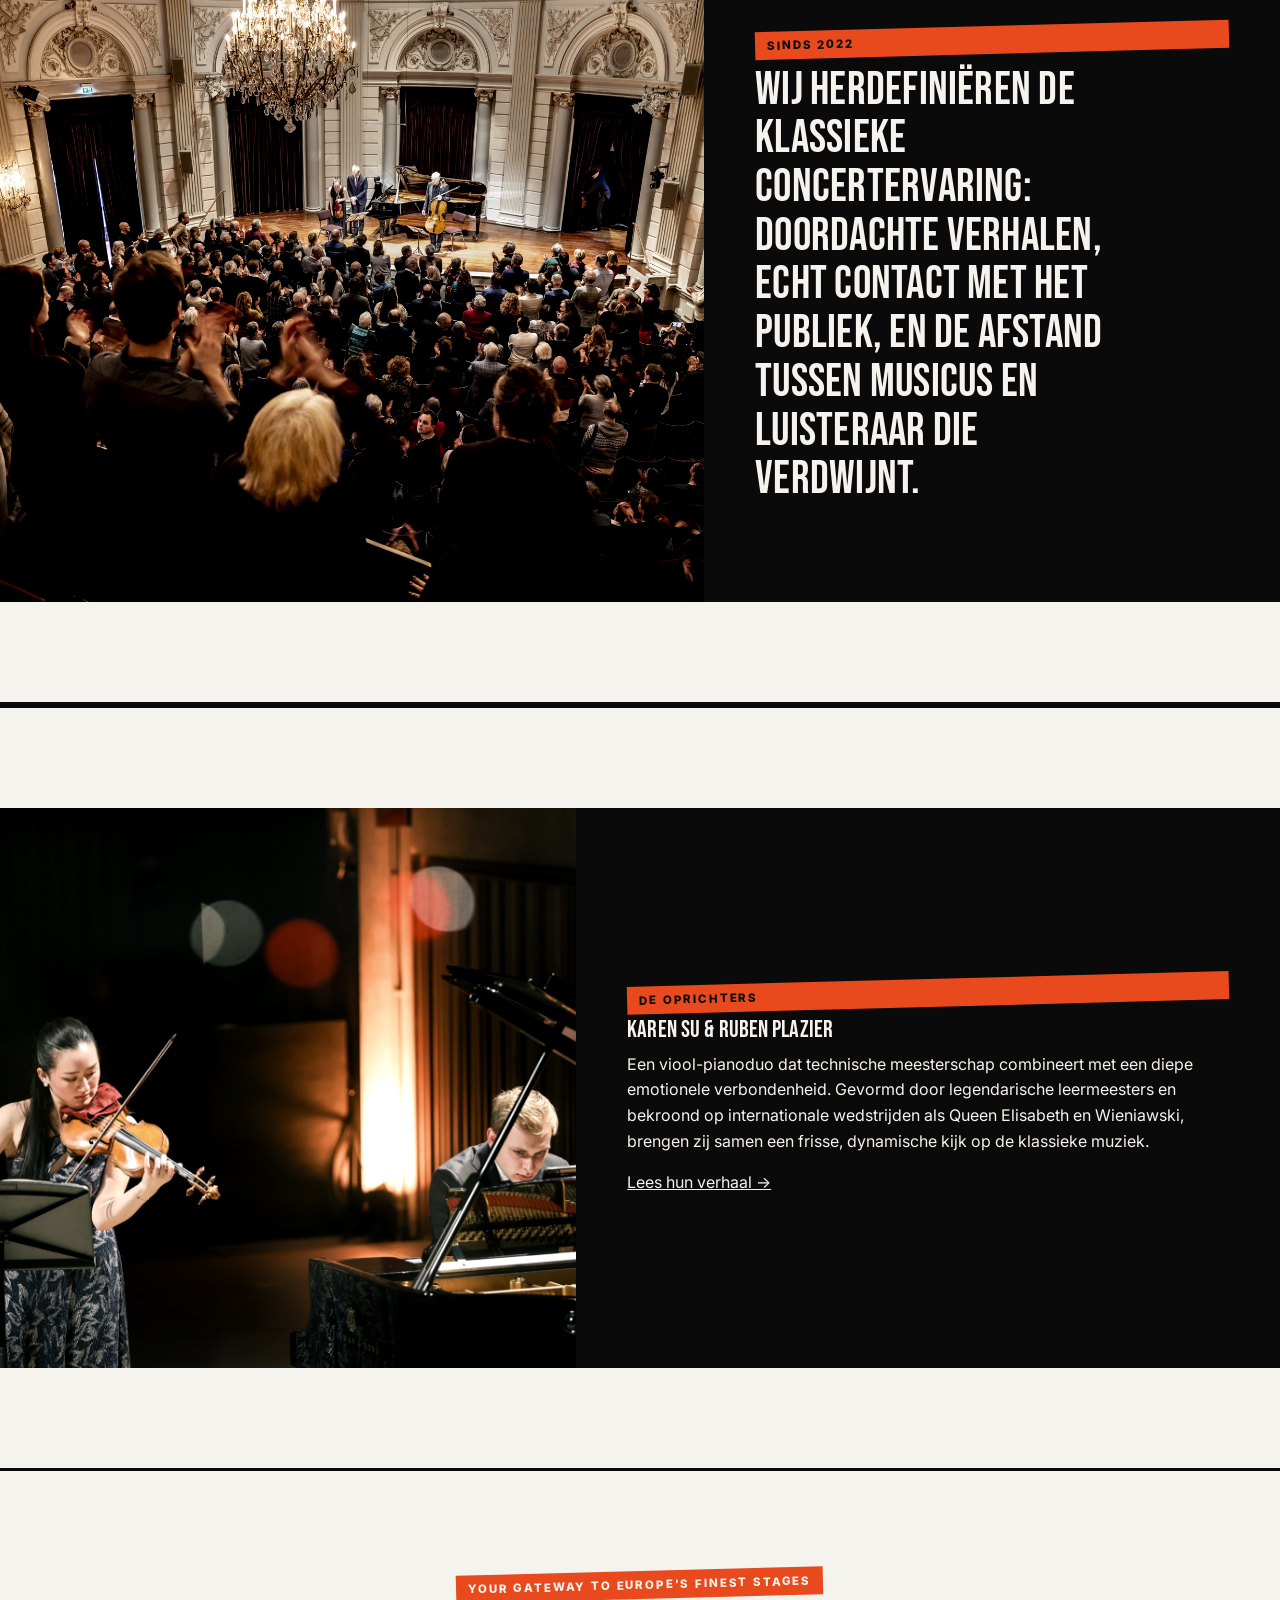
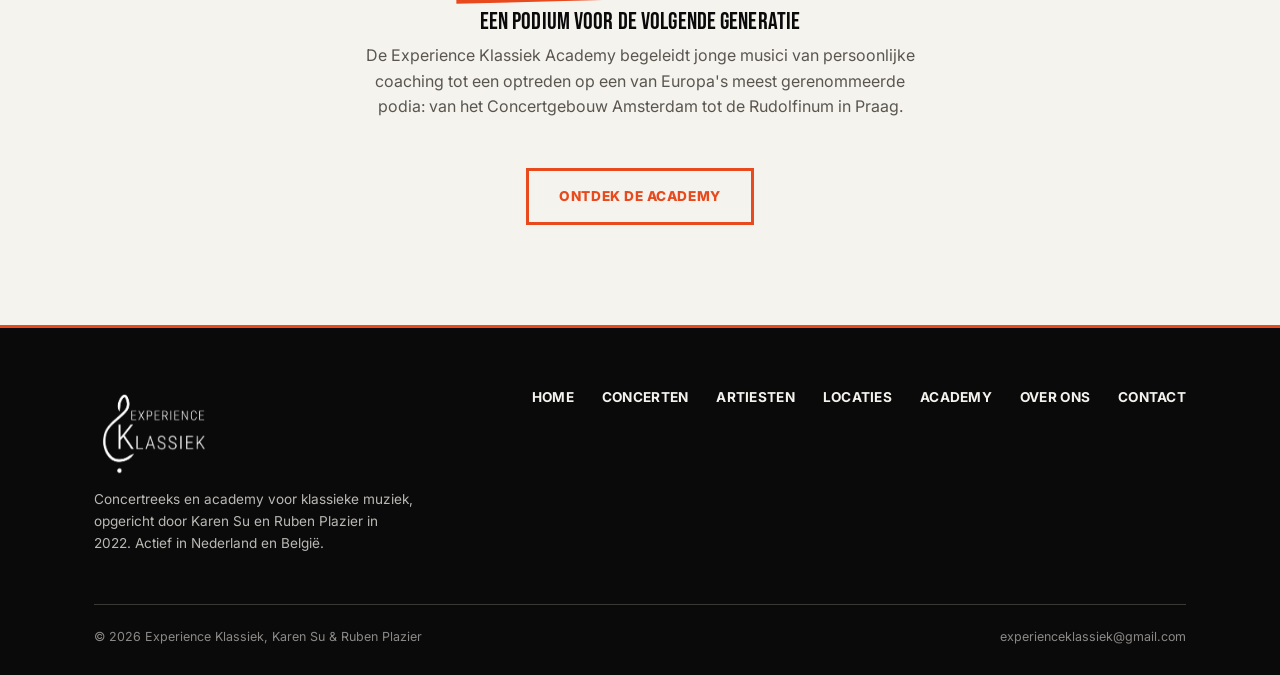
<file: concerten-home.html>
<!doctype html>
<html lang="nl">
<head>
<meta charset="UTF-8">
<meta name="viewport" content="width=device-width, initial-scale=1.0">
<title data-i18n="home_title">Experience Klassiek | Concertreeks &amp; Academy</title>
<meta name="description" data-i18n="home_meta_description" data-i18n-attr="content" content="Experience Klassiek is de concertreeks en academy van violiste Karen Su en pianist Ruben Plazier: intieme concerten in Nederland en België, en een podium voor jonge musici op de grote zalen van Europa.">
<link rel="icon" href="assets/logo-badge.png">
<link rel="stylesheet" href="styles.css">
</head>
<body>

<nav class="site-nav">
  <div class="wrap">
    <a href="index.html" class="nav-logo">
      <img src="assets/logo-ink.png" alt="Experience Klassiek">
      <span>Experience Klassiek</span>
    </a>
    <div class="nav-right">
      <ul class="nav-links">
      <li><a href="concerten-home.html" aria-current="page" data-i18n="nav_home">Home</a></li>
      <li><a href="concerten.html" data-i18n="nav_concerten">Concerten</a></li>
      <li><a href="artiesten.html" data-i18n="nav_artiesten">Artiesten</a></li>
      <li><a href="locaties.html" data-i18n="nav_locaties">Locaties</a></li>
      <li><a href="https://academy.experienceklassiek.nl" data-i18n="nav_academy">Academy</a></li>
      <li><a href="over-ons.html" data-i18n="nav_overons">Over ons</a></li>
      <li><a href="contact.html" data-i18n="nav_contact">Contact</a></li>
      </ul>
      <div class="lang-switch" id="langSwitch">
        <button type="button" data-lang="nl">NL</button>
        <button type="button" data-lang="en">EN</button>
        <button type="button" data-lang="fr">FR</button>
        <button type="button" data-lang="de">DE</button>
      </div>
      <button class="nav-toggle" aria-label="Menu" aria-expanded="false"><span></span></button>
    </div>
  </div>
</nav>

<header class="hero">
  <div class="hero-media" aria-hidden="true">
    <img src="assets/ek-ovation.jpg" alt="" fetchpriority="high">
  </div>
  <div class="wrap hero-content">
    <span class="eyebrow" data-i18n="home_eyebrow">Concertreeks &amp; academy sinds 2022</span>
    <h1 data-hero-split data-i18n="home_h1">Klassieke muziek zoals ze bedoeld is: dichtbij, eerlijk, onvergetelijk.</h1>
    <p class="lede" data-i18n="home_lede">Experience Klassiek is opgericht door violiste Karen Su en pianist Ruben Plazier: intieme concerten door heel Nederland en België, en een academy die jonge musici naar de grote zalen van Europa brengt.</p>
    <div class="hero-actions">
      <a href="concerten.html" class="btn btn-solid" data-i18n="home_cta_concerten">Bekijk de concerten</a>
      <a href="https://academy.experienceklassiek.nl" class="btn btn-onphoto" data-i18n="home_cta_academy">Ontdek de Academy</a>
    </div>
  </div>
  <a class="hero-scroll" href="#verder" aria-hidden="true" tabindex="-1"><span></span></a>
</header>

<section id="verder">
  <div class="wrap">
    <div class="feature-grid stagger">
      <div class="feature-card reveal">
        <span class="num">01</span>
        <h3 data-i18n="home_feature1_h3">Concertreeks</h3>
        <p data-i18n="home_feature1_p">Kleinschalige concerten op bijzondere locaties in Nederland en België, met uitleg en verhalen bij de muziek en een borrel na afloop. Klassieke muziek zonder afstand tot het publiek.</p>
        <a class="more" href="concerten.html" data-i18n="home_feature1_link">Meer over de concerten →</a>
      </div>
      <div class="feature-card reveal">
        <span class="num">02</span>
        <h3 data-i18n="home_feature2_h3">Academy</h3>
        <p data-i18n="home_feature2_p">Een op maat gemaakt traject van coaching door Karen Su en Ruben Plazier, dat uitmondt in optredens op de meest prestigieuze podia van Europa: van intieme kamermuziekzalen tot het Concertgebouw.</p>
        <a class="more" href="https://academy.experienceklassiek.nl" data-i18n="home_feature2_link">Meer over de Academy →</a>
      </div>
    </div>
  </div>
</section>

<section class="photo-band">
  <img src="assets/ek-ovation.jpg" alt="Staande ovatie tijdens een Experience Klassiek concert" loading="lazy">
  <div class="txt">
    <span class="eyebrow" data-i18n="home_quote_eyebrow">Sinds 2022</span>
    <p class="pull-quote reveal" data-i18n="home_quote">Wij herdefiniëren de klassieke concertervaring: doordachte verhalen, echt contact met het publiek, en de afstand tussen musicus en luisteraar die verdwijnt.</p>
  </div>
</section>

<section class="photo-band" style="grid-template-columns:.9fr 1.1fr">
  <div class="txt" style="order:2">
    <span class="eyebrow" data-i18n="home_founders_eyebrow">De oprichters</span>
    <h2>Karen Su &amp; Ruben Plazier</h2>
    <p data-i18n="home_founders_p">Een viool-pianoduo dat technische meesterschap combineert met een diepe emotionele verbondenheid. Gevormd door legendarische leermeesters en bekroond op internationale wedstrijden als Queen Elisabeth en Wieniawski, brengen zij samen een frisse, dynamische kijk op de klassieke muziek.</p>
    <a class="more" href="over-ons.html" data-i18n="home_founders_link">Lees hun verhaal →</a>
  </div>
  <img src="assets/duo-bokeh.jpg" alt="Karen Su en Ruben Plazier" loading="lazy" style="order:1">
</section>

<section>
  <div class="wrap">
    <div class="section-head center">
      <span class="eyebrow" data-i18n="home_academy_eyebrow">Your gateway to Europe's finest stages</span>
      <h2 data-i18n="home_academy_h2">Een podium voor de volgende generatie</h2>
      <p style="color:var(--muted);max-width:56ch;margin:0 auto" data-i18n="home_academy_p">De Experience Klassiek Academy begeleidt jonge musici van persoonlijke coaching tot een optreden op een van Europa's meest gerenommeerde podia: van het Concertgebouw Amsterdam tot de Rudolfinum in Praag.</p>
    </div>
    <div style="text-align:center">
      <a href="https://academy.experienceklassiek.nl" class="btn btn-gold" data-i18n="home_academy_cta">Ontdek de Academy</a>
    </div>
  </div>
</section>

<footer>
  <div class="wrap">
    <div class="foot-top">
      <div>
        <span class="foot-logo logo-mark" style="--mask-src:url('assets/logo-paper.png')"><img src="assets/logo-paper.png" alt="Experience Klassiek"></span>
        <p class="foot-meta" data-i18n="foot_tagline">Concertreeks en academy voor klassieke muziek, opgericht door Karen Su en Ruben Plazier in 2022. Actief in Nederland en België.</p>
      </div>
      <ul class="foot-links">
        <li><a href="concerten-home.html" data-i18n="nav_home">Home</a></li>
        <li><a href="concerten.html" data-i18n="nav_concerten">Concerten</a></li>
        <li><a href="artiesten.html" data-i18n="nav_artiesten">Artiesten</a></li>
        <li><a href="locaties.html" data-i18n="nav_locaties">Locaties</a></li>
        <li><a href="https://academy.experienceklassiek.nl" data-i18n="nav_academy">Academy</a></li>
        <li><a href="over-ons.html" data-i18n="nav_overons">Over ons</a></li>
        <li><a href="contact.html" data-i18n="nav_contact">Contact</a></li>
      </ul>
    </div>
    <div class="foot-bottom">
      <span data-i18n="foot_copyright">© 2026 Experience Klassiek, Karen Su &amp; Ruben Plazier</span>
      <span>experienceklassiek@gmail.com</span>
    </div>
  </div>
</footer>

<script src="translations.js"></script>
<script src="script.js"></script>
</body>
</html>
</file>
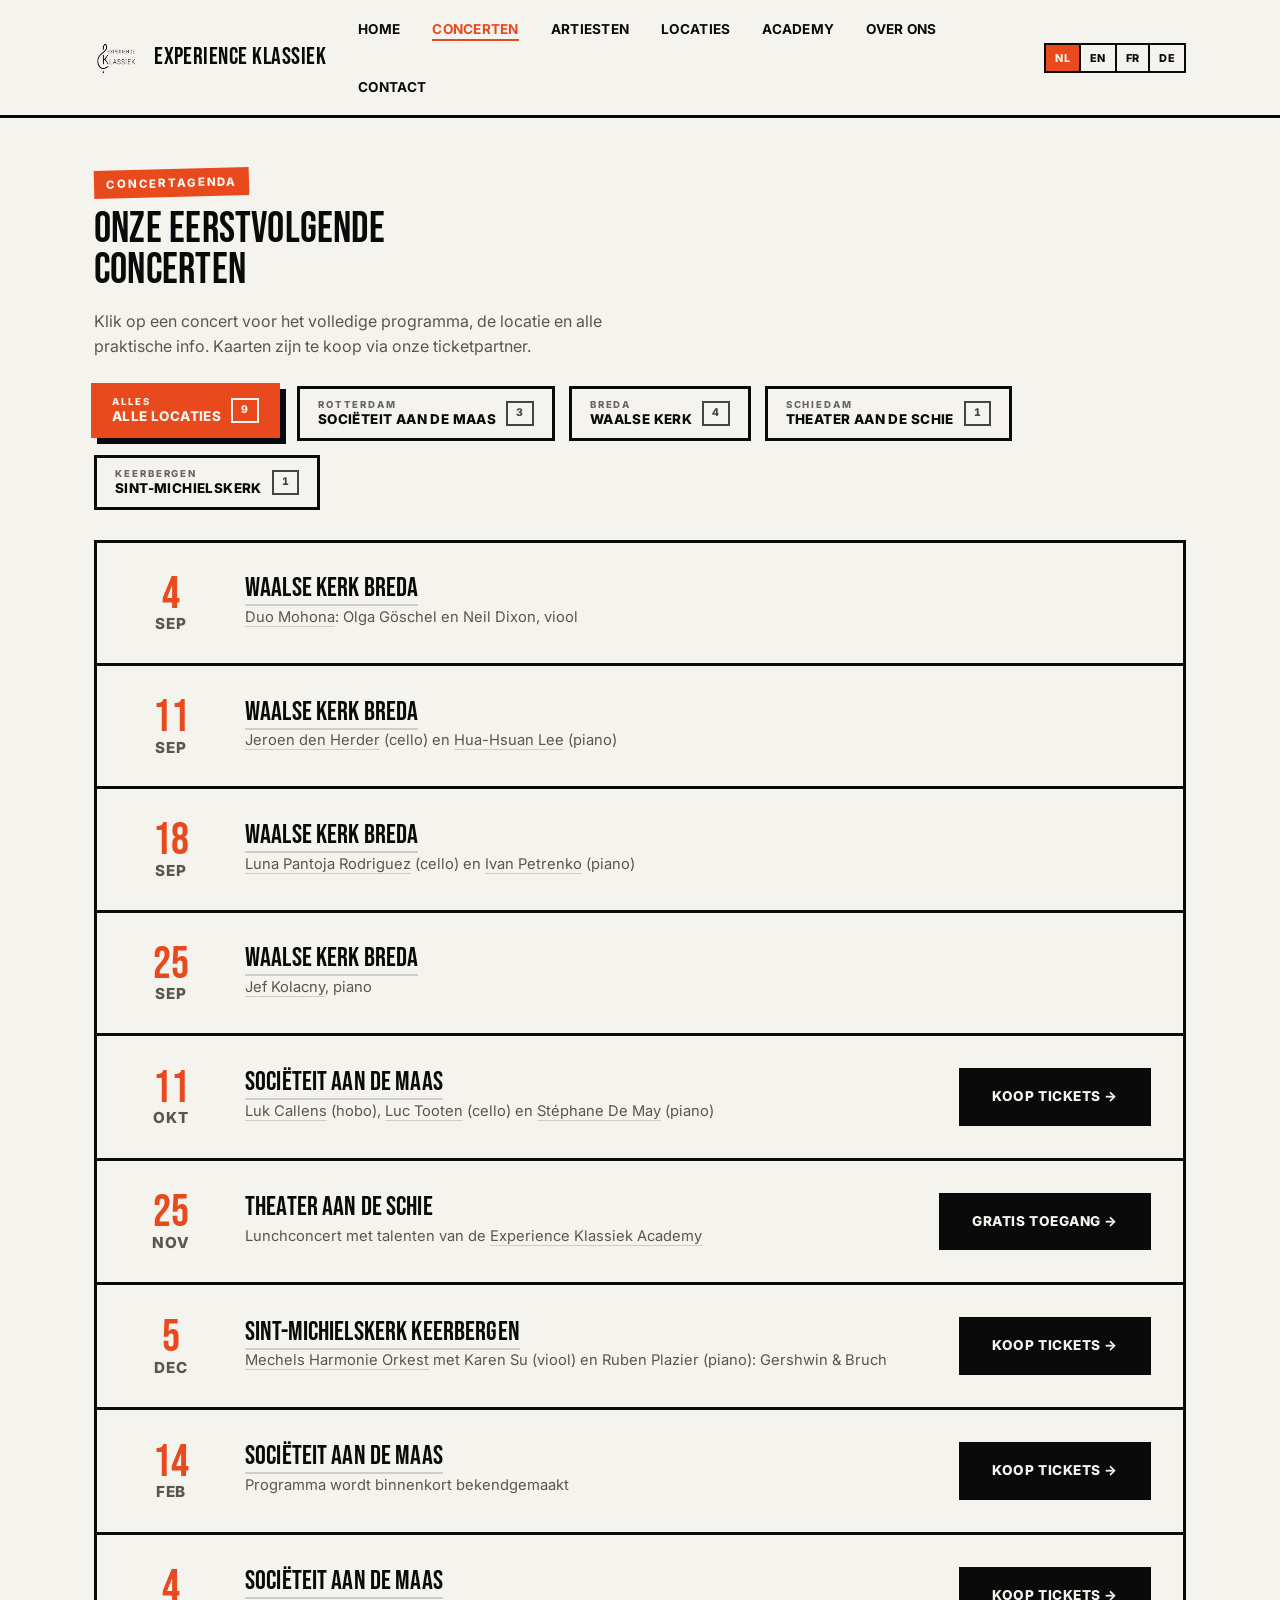
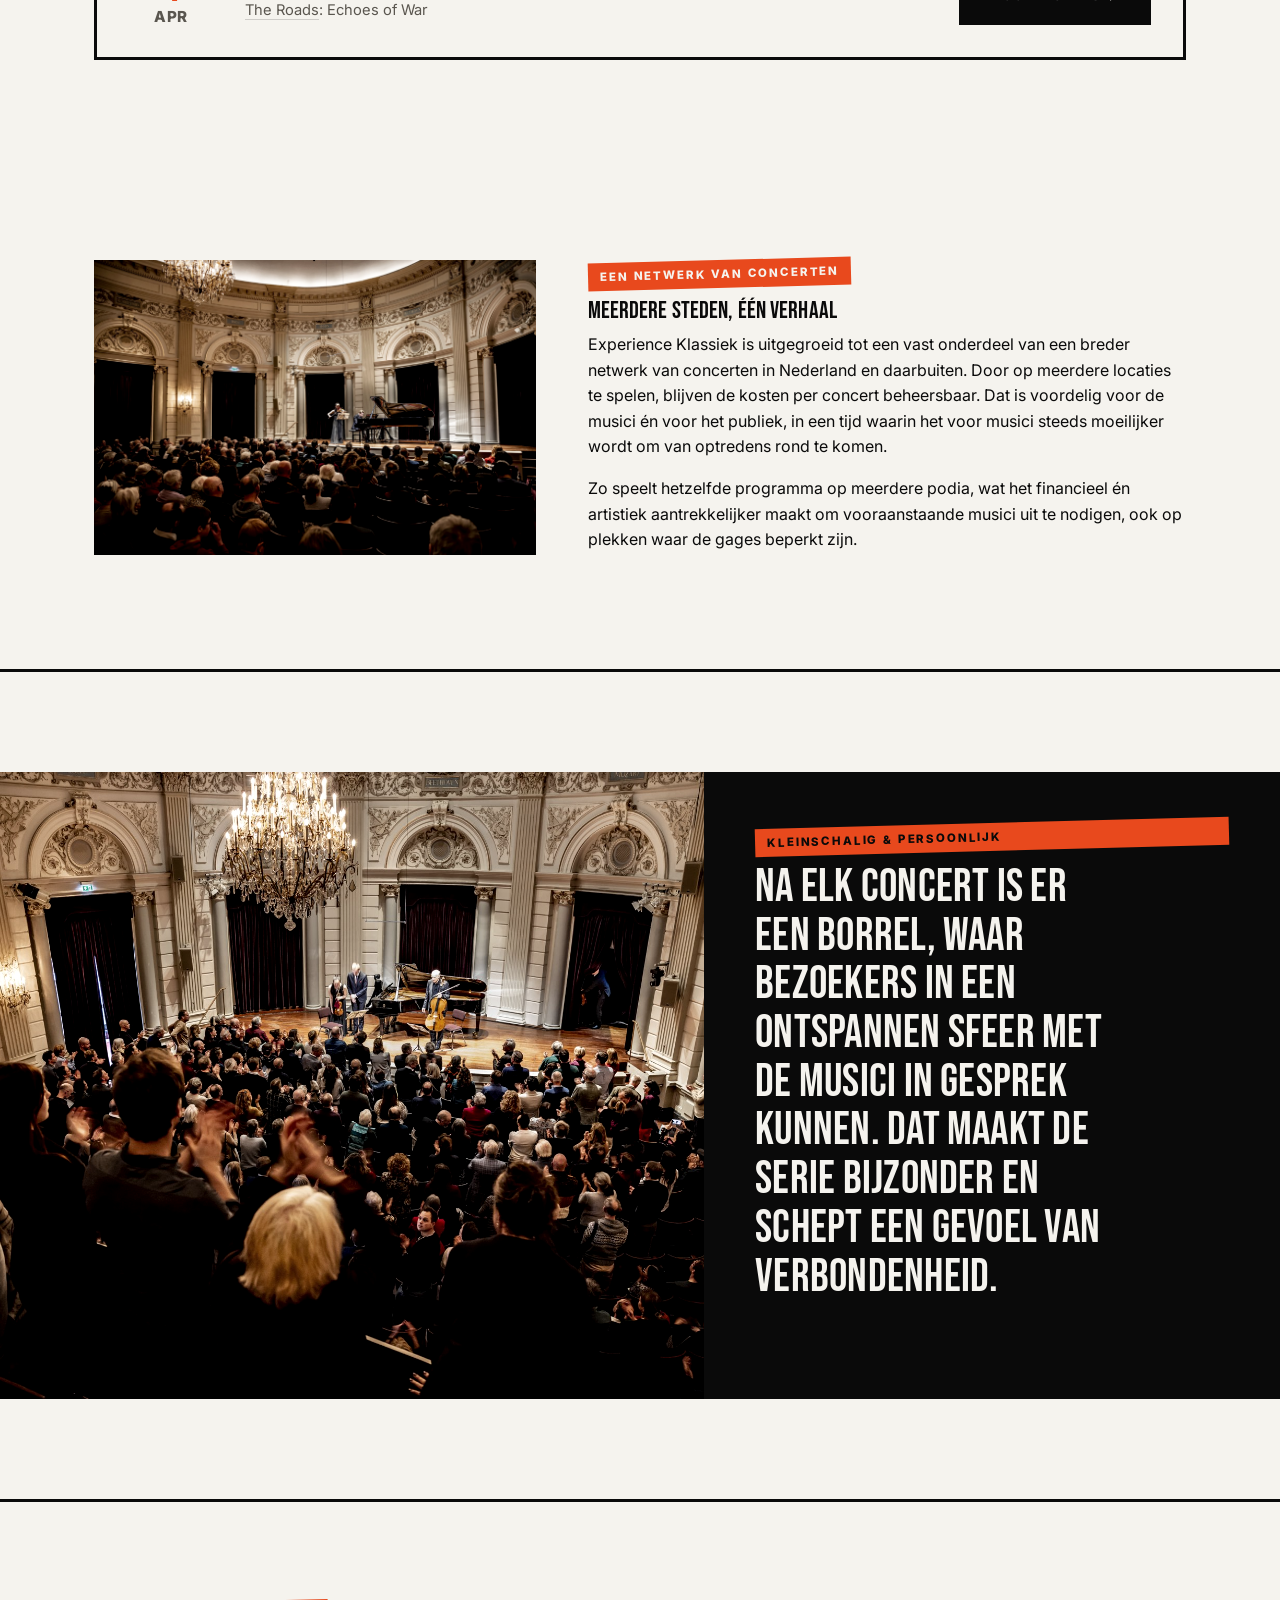
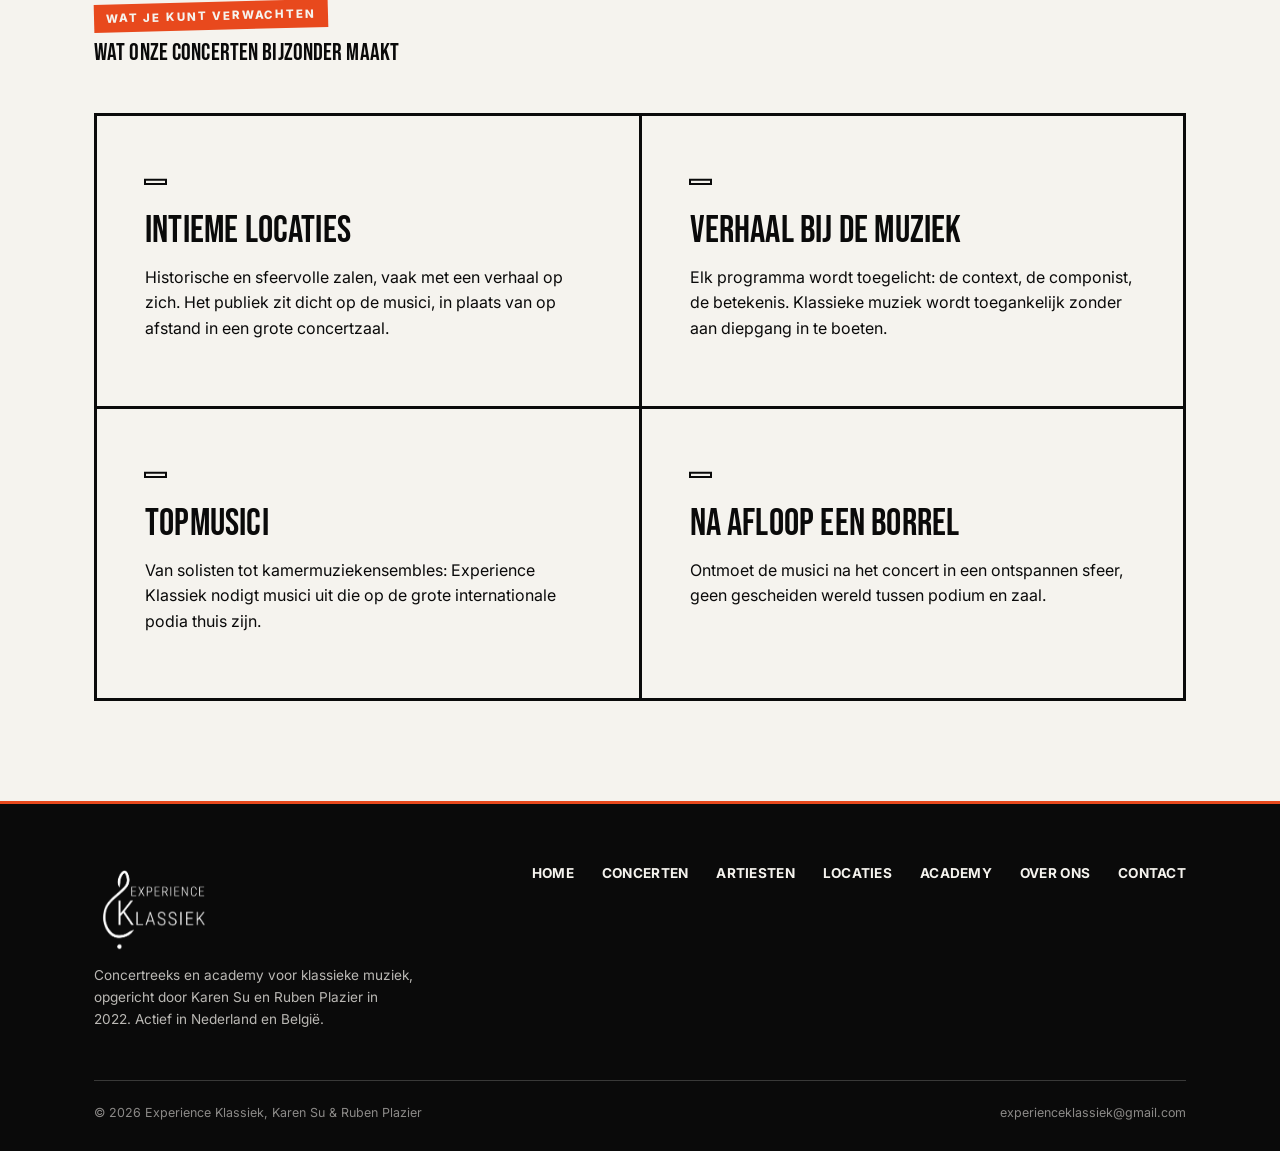
<file: concerten.html>
<!doctype html>
<html lang="nl">
<head>
<meta charset="UTF-8">
<meta name="viewport" content="width=device-width, initial-scale=1.0">
<title data-i18n="concerten_title">Concerten | Experience Klassiek</title>
<meta name="description" data-i18n="concerten_meta_description" data-i18n-attr="content" content="Experience Klassiek organiseert kleinschalige, intieme klassieke concerten op bijzondere locaties in Nederland en België.">
<link rel="icon" href="assets/logo-badge.png">
<link rel="stylesheet" href="styles.css">
<script type="application/ld+json">
{
 "@context": "https://schema.org",
 "@type": "MusicEvent",
 "name": "Mechels Harmonie Orkest: Gershwin & Bruch met Karen Su & Ruben Plazier",
 "startDate": "2026-12-05T20:00:00+01:00",
 "endDate": "2026-12-05T22:00:00+01:00",
 "eventStatus": "https://schema.org/EventScheduled",
 "eventAttendanceMode": "https://schema.org/OfflineEventAttendanceMode",
 "location": {
  "@type": "Place",
  "name": "Sint-Michielskerk Keerbergen",
  "address": {
   "@type": "PostalAddress",
   "streetAddress": "Gemeenteplein 1-5",
   "postalCode": "3140",
   "addressLocality": "Keerbergen",
   "addressCountry": "BE"
  }
 },
 "image": [
  "https://experienceklassiek.nl/promo/karen-ruben-liggend.jpg",
  "https://experienceklassiek.nl/promo/karen-ruben-vierkant.jpg"
 ],
 "description": "Het Mechels Harmonie Orkest o.l.v. Erwin Pallemans met solisten Karen Su (viool) en Ruben Plazier (piano): Gershwin, Rhapsody in Blue, en Bruch, Vioolconcert nr. 1.",
 "performer": [
  {
   "@type": "MusicGroup",
   "name": "Mechels Harmonie Orkest"
  },
  {
   "@type": "Person",
   "name": "Karen Su"
  },
  {
   "@type": "Person",
   "name": "Ruben Plazier"
  }
 ],
 "organizer": {
  "@type": "Organization",
  "name": "Experience Klassiek",
  "url": "https://experienceklassiek.nl"
 },
 "offers": {
  "@type": "Offer",
  "url": "https://www.tickettailor.com/events/experienceklassiek/2520220",
  "price": "20",
  "priceCurrency": "EUR",
  "availability": "https://schema.org/InStock",
  "validFrom": "2026-11-01T00:00:00+01:00"
 }
}
</script>
</head>
<body>

<nav class="site-nav">
  <div class="wrap">
    <a href="index.html" class="nav-logo">
      <img src="assets/logo-ink.png" alt="Experience Klassiek">
      <span>Experience Klassiek</span>
    </a>
    <div class="nav-right">
      <ul class="nav-links">
      <li><a href="concerten-home.html" data-i18n="nav_home">Home</a></li>
      <li><a href="concerten.html" aria-current="page" data-i18n="nav_concerten">Concerten</a></li>
      <li><a href="artiesten.html" data-i18n="nav_artiesten">Artiesten</a></li>
      <li><a href="locaties.html" data-i18n="nav_locaties">Locaties</a></li>
      <li><a href="https://academy.experienceklassiek.nl" data-i18n="nav_academy">Academy</a></li>
      <li><a href="over-ons.html" data-i18n="nav_overons">Over ons</a></li>
      <li><a href="contact.html" data-i18n="nav_contact">Contact</a></li>
      </ul>
      <div class="lang-switch" id="langSwitch">
        <button type="button" data-lang="nl">NL</button>
        <button type="button" data-lang="en">EN</button>
        <button type="button" data-lang="fr">FR</button>
        <button type="button" data-lang="de">DE</button>
      </div>
      <button class="nav-toggle" aria-label="Menu" aria-expanded="false"><span></span></button>
    </div>
  </div>
</nav>

<section id="agenda" class="agenda-top">
  <div class="wrap">
    <div class="section-head">
      <span class="eyebrow" data-i18n="concerten_agenda_eyebrow">Concertagenda</span>
      <h1 data-i18n="concerten_agenda_h2">Onze eerstvolgende concerten</h1>
      <p style="color:var(--muted);max-width:56ch" data-i18n="concerten_agenda_p">Klik op een concert voor het volledige programma, de locatie en alle praktische info. Kaarten zijn te koop via onze ticketpartner.</p>
    </div>
    <div class="agenda-filter" id="agendaFilter">
      <button type="button" class="agenda-filter-btn active" data-venue="all">
        <span class="agenda-filter-label">
          <span class="agenda-filter-city" data-i18n="agenda_filter_all_city">Alles</span>
          <span class="agenda-filter-venue" data-i18n="agenda_filter_all">Alle locaties</span>
        </span>
        <span class="agenda-filter-count" aria-hidden="true"></span>
      </button>
      <button type="button" class="agenda-filter-btn" data-venue="maas">
        <span class="agenda-filter-label">
          <span class="agenda-filter-city" data-i18n="agenda_filter_maas_city">Rotterdam</span>
          <span class="agenda-filter-venue" data-i18n="agenda_filter_maas">Sociëteit aan de Maas</span>
        </span>
        <span class="agenda-filter-count" aria-hidden="true"></span>
      </button>
      <button type="button" class="agenda-filter-btn" data-venue="breda">
        <span class="agenda-filter-label">
          <span class="agenda-filter-city" data-i18n="agenda_filter_breda_city">Breda</span>
          <span class="agenda-filter-venue" data-i18n="agenda_filter_breda_venue">Waalse Kerk</span>
        </span>
        <span class="agenda-filter-count" aria-hidden="true"></span>
      </button>
      <button type="button" class="agenda-filter-btn" data-venue="schiedam">
        <span class="agenda-filter-label">
          <span class="agenda-filter-city" data-i18n="agenda_filter_schiedam_city">Schiedam</span>
          <span class="agenda-filter-venue" data-i18n="agenda_filter_schiedam_venue">Theater aan de Schie</span>
        </span>
        <span class="agenda-filter-count" aria-hidden="true"></span>
      </button>
      <button type="button" class="agenda-filter-btn" data-venue="keerbergen">
        <span class="agenda-filter-label">
          <span class="agenda-filter-city" data-i18n="agenda_filter_keerbergen_city">Keerbergen</span>
          <span class="agenda-filter-venue" data-i18n="agenda_filter_keerbergen_venue">Sint-Michielskerk</span>
        </span>
        <span class="agenda-filter-count" aria-hidden="true"></span>
      </button>
    </div>
    <p class="agenda-empty" id="agendaEmpty" hidden data-i18n="agenda_filter_empty">Geen concerten op deze locatie.</p>
    <div class="agenda-list stagger">

      <div class="agenda-item reveal" data-date="2026-09-04" data-venue="breda" tabindex="0" role="button" aria-haspopup="dialog">
        <div class="agenda-date"><span class="day">4</span><span class="month" data-i18n="agenda_month_sep">Sep</span></div>
        <div class="agenda-info">
          <h3 data-i18n-html="agenda_breda_venue">Waalse Kerk Breda</h3>
          <p data-i18n-html="agenda3_program">Duo Mohona: Olga Göschel en Neil Dixon, viool</p>
        </div>
        <div hidden data-agenda-detail>
          <p data-i18n-html="agenda_breda_address">Waalse Kerk<br>Catharinastraat 83, 4811 XG Breda</p>
          <p data-i18n="agenda_breda_time">Aanvang 12:00. Entree 5 euro, met korting op abonnementen en gratis voor houders van een Bredapas.</p>
          <p data-i18n="agenda3_full_program">Programma wordt bekendgemaakt in het maandprogramma van Cultuur Tijdens het Middaguur.</p>
          <p data-i18n-html="agenda_breda_access">De lunchconcerten in de Waalse Kerk worden georganiseerd door Stichting Cultuur Tijdens het Middaguur. <a href="https://www.cultuurtijdenshetmiddaguur.nl" target="_blank" rel="noopener">Meer over de reeks</a> of <a href="https://www.google.com/maps/search/?api=1&amp;query=Catharinastraat+83%2C+4811+XG+Breda" target="_blank" rel="noopener">plan je route</a>.</p>
        </div>
      </div>

      <div class="agenda-item reveal" data-date="2026-09-11" data-venue="breda" tabindex="0" role="button" aria-haspopup="dialog">
        <div class="agenda-date"><span class="day">11</span><span class="month" data-i18n="agenda_month_sep">Sep</span></div>
        <div class="agenda-info">
          <h3 data-i18n-html="agenda_breda_venue">Waalse Kerk Breda</h3>
          <p data-i18n-html="agenda4_program">Jeroen den Herder (cello) en Hua-Hsuan Lee (piano)</p>
        </div>
        <div hidden data-agenda-detail>
          <p data-i18n-html="agenda_breda_address">Waalse Kerk<br>Catharinastraat 83, 4811 XG Breda</p>
          <p data-i18n="agenda_breda_time">Aanvang 12:00. Entree 5 euro, met korting op abonnementen en gratis voor houders van een Bredapas.</p>
          <p data-i18n="agenda4_full_program">Programma wordt bekendgemaakt in het maandprogramma van Cultuur Tijdens het Middaguur.</p>
          <p data-i18n-html="agenda_breda_access">De lunchconcerten in de Waalse Kerk worden georganiseerd door Stichting Cultuur Tijdens het Middaguur. <a href="https://www.cultuurtijdenshetmiddaguur.nl" target="_blank" rel="noopener">Meer over de reeks</a> of <a href="https://www.google.com/maps/search/?api=1&amp;query=Catharinastraat+83%2C+4811+XG+Breda" target="_blank" rel="noopener">plan je route</a>.</p>
        </div>
      </div>

      <div class="agenda-item reveal" data-date="2026-09-18" data-venue="breda" tabindex="0" role="button" aria-haspopup="dialog">
        <div class="agenda-date"><span class="day">18</span><span class="month" data-i18n="agenda_month_sep">Sep</span></div>
        <div class="agenda-info">
          <h3 data-i18n-html="agenda_breda_venue">Waalse Kerk Breda</h3>
          <p data-i18n-html="agenda5_program">Luna Pantoja Rodriguez (cello) en Ivan Petrenko (piano)</p>
        </div>
        <div hidden data-agenda-detail>
          <p data-i18n-html="agenda_breda_address">Waalse Kerk<br>Catharinastraat 83, 4811 XG Breda</p>
          <p data-i18n="agenda_breda_time">Aanvang 12:00. Entree 5 euro, met korting op abonnementen en gratis voor houders van een Bredapas.</p>
          <p data-i18n="agenda5_full_program">Programma wordt bekendgemaakt in het maandprogramma van Cultuur Tijdens het Middaguur.</p>
          <p data-i18n-html="agenda_breda_access">De lunchconcerten in de Waalse Kerk worden georganiseerd door Stichting Cultuur Tijdens het Middaguur. <a href="https://www.cultuurtijdenshetmiddaguur.nl" target="_blank" rel="noopener">Meer over de reeks</a> of <a href="https://www.google.com/maps/search/?api=1&amp;query=Catharinastraat+83%2C+4811+XG+Breda" target="_blank" rel="noopener">plan je route</a>.</p>
        </div>
      </div>

      <div class="agenda-item reveal" data-date="2026-09-25" data-venue="breda" tabindex="0" role="button" aria-haspopup="dialog">
        <div class="agenda-date"><span class="day">25</span><span class="month" data-i18n="agenda_month_sep">Sep</span></div>
        <div class="agenda-info">
          <h3 data-i18n-html="agenda_breda_venue">Waalse Kerk Breda</h3>
          <p data-i18n-html="agenda6_program">Jef Kolacny, piano</p>
        </div>
        <div hidden data-agenda-detail>
          <p data-i18n-html="agenda_breda_address">Waalse Kerk<br>Catharinastraat 83, 4811 XG Breda</p>
          <p data-i18n="agenda_breda_time">Aanvang 12:00. Entree 5 euro, met korting op abonnementen en gratis voor houders van een Bredapas.</p>
          <p data-i18n="agenda6_full_program">Programma wordt bekendgemaakt in het maandprogramma van Cultuur Tijdens het Middaguur.</p>
          <p data-i18n-html="agenda_breda_access">De lunchconcerten in de Waalse Kerk worden georganiseerd door Stichting Cultuur Tijdens het Middaguur. <a href="https://www.cultuurtijdenshetmiddaguur.nl" target="_blank" rel="noopener">Meer over de reeks</a> of <a href="https://www.google.com/maps/search/?api=1&amp;query=Catharinastraat+83%2C+4811+XG+Breda" target="_blank" rel="noopener">plan je route</a>.</p>
        </div>
      </div>

      <div class="agenda-item reveal" data-date="2026-10-11" data-venue="maas" data-spotify="42kPfLx7g1rzhh8E8dspiR,2QmRJ4pzbnT7gnY2GIIzfU,2hUqHHGDbqRxVZB05zxXUr,5ECjmWovDjV8eVk4rboDCL" tabindex="0" role="button" aria-haspopup="dialog">
        <div class="agenda-date"><span class="day">11</span><span class="month" data-i18n="agenda_month_oct">Okt</span></div>
        <div class="agenda-info">
          <h3 data-i18n-html="agenda1_venue">Sociëteit aan de Maas</h3>
          <p data-i18n-html="agenda1_program">Luk Callens (hobo), Luc Tooten (cello) en Stéphane De May (piano)</p>
        </div>
        <a href="https://www.tickettailor.com/events/experienceklassiek/2360499" target="_blank" rel="noopener" class="btn btn-solid" data-i18n="agenda_tickets_cta">Koop tickets →</a>
        <div hidden data-agenda-detail>
          <p data-i18n-html="agenda1_address">Sociëteit aan de Maas<br>Veerdam 1, 3016 DD Rotterdam</p>
          <p data-i18n="agenda1_time">Aanvang 11:30. Inloop vanaf 10:30.</p>
          <p data-i18n-html="agenda1_full_program"><strong>Beethoven</strong> Trio in Bes op. 11<br><strong>Schumann</strong> Fantasiestücke op. 73 (hobo en piano)<br><strong>Schumann</strong> Romance in A op. 94 nr. 2 (hobo en piano)<br><em>Pauze</em><br><strong>Poulenc</strong> Trio (1926, herzien 1945)<br><strong>Piazzolla</strong> Tanti anni prima, Oblivion en Libertango</p>
          <p data-i18n-html="agenda1_access">De Sociëteit ligt in de Veerhaven, aan de voet van de Erasmusbrug. <a href="https://www.societeitaandemaas.nl/" target="_blank" rel="noopener">Meer over de locatie</a> of <a href="https://www.google.com/maps/search/?api=1&amp;query=Veerdam+1%2C+3016+DD+Rotterdam" target="_blank" rel="noopener">plan je route</a>.<br>Met het openbaar vervoer: tramhalte Vasteland en metrostation Leuvehaven liggen op loopafstand.<br>Met de auto: parkeergarage Westerpark op ongeveer 400 meter, of gratis parkeren bij P+R Slinge en verder met het openbaar vervoer.</p>
        </div>
      </div>

      <div class="agenda-item reveal" data-date="2026-11-25" data-venue="schiedam" tabindex="0" role="button" aria-haspopup="dialog">
        <div class="agenda-date"><span class="day">25</span><span class="month" data-i18n="agenda_month_nov">Nov</span></div>
        <div class="agenda-info">
          <h3 data-i18n-html="agenda9_venue">Theater aan de Schie</h3>
          <p data-i18n-html="agenda9_program">Lunchconcert met talenten van de <a href="academy.html">Experience Klassiek Academy</a></p>
        </div>
        <a href="https://theateraandeschie.nl/voorstelling/lunchconcert-25-11-2026" target="_blank" rel="noopener" class="btn btn-solid" data-i18n="agenda_free_cta">Gratis toegang →</a>
        <div hidden data-agenda-detail>
          <p data-i18n-html="agenda9_address">Theater aan de Schie (foyer)<br>Stadserf 1, 3112 DZ Schiedam</p>
          <p data-i18n="agenda9_time">Woensdag 25 november, aanvang 12:15, einde rond 13:00. Geen pauze. Gratis toegang.</p>
          <p data-i18n-html="agenda9_full_program">Jonge musici van de Experience Klassiek Academy spelen tijdens de lunchpauze. Neem gerust je eigen lunch mee; de bar is open voor drankjes.</p>
          <p data-i18n-html="agenda9_access">Het lunchconcert is een samenwerking van Theater aan de Schie en Opera aan de Schie. <a href="https://theateraandeschie.nl/voorstelling/lunchconcert-25-11-2026" target="_blank" rel="noopener">Meer info</a> of <a href="https://www.google.com/maps/search/?api=1&amp;query=Stadserf+1%2C+3112+DZ+Schiedam" target="_blank" rel="noopener">plan je route</a>.</p>
        </div>
      </div>

      <div class="agenda-item reveal" data-date="2026-12-05" data-venue="keerbergen" tabindex="0" role="button" aria-haspopup="dialog">
        <div class="agenda-date"><span class="day">5</span><span class="month" data-i18n="agenda_month_dec">Dec</span></div>
        <div class="agenda-info">
          <h3 data-i18n-html="agenda8_venue"><a href="locaties.html#sint-michielskerk-keerbergen">Sint-Michielskerk Keerbergen</a></h3>
          <p data-i18n-html="agenda8_program"><a href="artiesten.html#mechels-harmonie-orkest">Mechels Harmonie Orkest</a> met Karen Su (viool) en Ruben Plazier (piano): Gershwin &amp; Bruch</p>
        </div>
        <a href="https://www.tickettailor.com/events/experienceklassiek/2520220" target="_blank" rel="noopener" class="btn btn-solid" data-i18n="agenda_tickets_cta">Koop tickets →</a>
        <div hidden data-agenda-detail>
          <p data-i18n-html="agenda8_address">Sint-Michielskerk<br>Gemeenteplein 1-5, 3140 Keerbergen</p>
          <p data-i18n="agenda8_time">Zaterdag 5 december, aanvang 20:00. Vrije plaatsen.</p>
          <p data-i18n-html="agenda8_full_program">Een avond vol symfonische klanken, van de swingende, jazzy kleuren van <strong>George Gershwin</strong> tot de warme romantiek van <strong>Max Bruch</strong>.<br><br>Mechels Harmonie Orkest, o.l.v. Erwin Pallemans<br>Karen Su, viool<br>Ruben Plazier, piano<br><br>Alvast een voorproefje: <a href="https://www.youtube.com/watch?v=wtS4KAqYQ3k" target="_blank" rel="noopener">Karen Su &amp; Ruben Plazier spelen Poulenc, live in het Concertgebouw</a>.<br>Luister op Spotify: <a href="https://open.spotify.com/track/4hD0Nyb28QAkRE4qIuYhjl" target="_blank" rel="noopener">Rhapsody in Blue</a> (Bernstein, Los Angeles Philharmonic) en <a href="https://open.spotify.com/track/1qPiRlOBnqEQfrbmekVRzq" target="_blank" rel="noopener">Bruch, Vioolconcert nr. 1</a> (Isaac Stern).</p>
          <p data-i18n-html="agenda8_access">De kerk ligt centraal aan het Gemeenteplein. <a href="https://www.google.com/maps/search/?api=1&amp;query=Gemeenteplein+1%2C+3140+Keerbergen" target="_blank" rel="noopener">Plan je route</a>.<br>Let op: vanaf 4 december staat de schaatsbaan op het Gemeenteplein, kom dus op tijd.</p>
        </div>
      </div>

      <div class="agenda-item reveal" data-date="2027-02-14" data-venue="maas" tabindex="0" role="button" aria-haspopup="dialog">
        <div class="agenda-date"><span class="day">14</span><span class="month" data-i18n="agenda_month_feb">Feb</span></div>
        <div class="agenda-info">
          <h3 data-i18n-html="agenda2_venue">Sociëteit aan de Maas</h3>
          <p data-i18n="agenda2_program">Programma wordt binnenkort bekendgemaakt</p>
        </div>
        <a href="https://www.tickettailor.com/events/experienceklassiek/2376221" target="_blank" rel="noopener" class="btn btn-solid" data-i18n="agenda_tickets_cta">Koop tickets →</a>
        <div hidden data-agenda-detail>
          <p data-i18n-html="agenda2_address">Sociëteit aan de Maas<br>Veerdam 1, 3016 DD Rotterdam</p>
          <p data-i18n="agenda2_time">Aanvang 11:30. Inloop vanaf 10:30.</p>
          <p data-i18n="agenda2_full_program">Uitvoerenden en programma worden binnenkort bekendgemaakt.</p>
          <p data-i18n-html="agenda1_access">De Sociëteit ligt in de Veerhaven, aan de voet van de Erasmusbrug. <a href="https://www.societeitaandemaas.nl/" target="_blank" rel="noopener">Meer over de locatie</a> of <a href="https://www.google.com/maps/search/?api=1&amp;query=Veerdam+1%2C+3016+DD+Rotterdam" target="_blank" rel="noopener">plan je route</a>.<br>Met het openbaar vervoer: tramhalte Vasteland en metrostation Leuvehaven liggen op loopafstand.<br>Met de auto: parkeergarage Westerpark op ongeveer 400 meter, of gratis parkeren bij P+R Slinge en verder met het openbaar vervoer.</p>
        </div>
      </div>

      <div class="agenda-item reveal" data-date="2027-04-04" data-venue="maas" tabindex="0" role="button" aria-haspopup="dialog">
        <div class="agenda-date"><span class="day">4</span><span class="month" data-i18n="agenda_month_apr">Apr</span></div>
        <div class="agenda-info">
          <h3 data-i18n-html="agenda7_venue">Sociëteit aan de Maas</h3>
          <p data-i18n-html="agenda7_program">The Roads: Echoes of War</p>
        </div>
        <a href="https://www.tickettailor.com/events/experienceklassiek/2360572" target="_blank" rel="noopener" class="btn btn-solid" data-i18n="agenda_tickets_cta">Koop tickets →</a>
        <div hidden data-agenda-detail>
          <p data-i18n-html="agenda7_address">Sociëteit aan de Maas<br>Veerdam 1, 3016 DD Rotterdam</p>
          <p data-i18n="agenda7_time">Aanvang 11:30. Inloop vanaf 10:30.</p>
          <p data-i18n="agenda7_full_program">The Roads maakt immersieve concerten met een verhaal, waarin elektronische klankwerelden en akoestische instrumenten samenkomen. In Echoes of War verkennen zij oorlog, herinnering en vrede, en vooral wat een oorlog emotioneel nalaat. Gespeeld door musici uit het Rotterdams Philharmonisch Orkest. Het programma gaat op 4 oktober 2026 in première in het Keilepand in Rotterdam.</p>
          <p data-i18n-html="agenda1_access">De Sociëteit ligt in de Veerhaven, aan de voet van de Erasmusbrug. <a href="https://www.societeitaandemaas.nl/" target="_blank" rel="noopener">Meer over de locatie</a> of <a href="https://www.google.com/maps/search/?api=1&amp;query=Veerdam+1%2C+3016+DD+Rotterdam" target="_blank" rel="noopener">plan je route</a>.<br>Met het openbaar vervoer: tramhalte Vasteland en metrostation Leuvehaven liggen op loopafstand.<br>Met de auto: parkeergarage Westerpark op ongeveer 400 meter, of gratis parkeren bij P+R Slinge en verder met het openbaar vervoer.</p>
        </div>
      </div>

    </div>
  </div>
</section>

<section>
  <div class="wrap">
    <div class="bio-block">
      <img src="assets/ek-hall-wide.jpg" alt="Concertzaal tijdens een Experience Klassiek concert" loading="lazy">
      <div>
        <span class="eyebrow" data-i18n="concerten_network_eyebrow">Een netwerk van concerten</span>
        <h2 data-i18n="concerten_network_h2">Meerdere steden, één verhaal</h2>
        <p data-i18n="concerten_network_p1">Experience Klassiek is uitgegroeid tot een vast onderdeel van een breder netwerk van concerten in Nederland en daarbuiten. Door op meerdere locaties te spelen, blijven de kosten per concert beheersbaar. Dat is voordelig voor de musici én voor het publiek, in een tijd waarin het voor musici steeds moeilijker wordt om van optredens rond te komen.</p>
        <p data-i18n="concerten_network_p2">Zo speelt hetzelfde programma op meerdere podia, wat het financieel én artistiek aantrekkelijker maakt om vooraanstaande musici uit te nodigen, ook op plekken waar de gages beperkt zijn.</p>
      </div>
    </div>
  </div>
</section>

<section class="photo-band">
  <img src="assets/ek-ovation.jpg" alt="Publiek tijdens een Experience Klassiek concert" loading="lazy">
  <div class="txt">
    <span class="eyebrow" data-i18n="concerten_quote_eyebrow">Kleinschalig &amp; persoonlijk</span>
    <p class="pull-quote reveal" data-i18n="concerten_quote">Na elk concert is er een borrel, waar bezoekers in een ontspannen sfeer met de musici in gesprek kunnen. Dat maakt de serie bijzonder en schept een gevoel van verbondenheid.</p>
  </div>
</section>

<section>
  <div class="wrap">
    <div class="section-head">
      <span class="eyebrow" data-i18n="concerten_expect_eyebrow">Wat je kunt verwachten</span>
      <h2 data-i18n="concerten_expect_h2">Wat onze concerten bijzonder maakt</h2>
    </div>
    <div class="feature-grid stagger">
      <div class="feature-card reveal">
        <span class="num">—</span>
        <h3 data-i18n="concerten_f1_h3">Intieme locaties</h3>
        <p data-i18n="concerten_f1_p">Historische en sfeervolle zalen, vaak met een verhaal op zich. Het publiek zit dicht op de musici, in plaats van op afstand in een grote concertzaal.</p>
      </div>
      <div class="feature-card reveal">
        <span class="num">—</span>
        <h3 data-i18n="concerten_f2_h3">Verhaal bij de muziek</h3>
        <p data-i18n="concerten_f2_p">Elk programma wordt toegelicht: de context, de componist, de betekenis. Klassieke muziek wordt toegankelijk zonder aan diepgang in te boeten.</p>
      </div>
      <div class="feature-card reveal">
        <span class="num">—</span>
        <h3 data-i18n="concerten_f3_h3">Topmusici</h3>
        <p data-i18n="concerten_f3_p">Van solisten tot kamermuziekensembles: Experience Klassiek nodigt musici uit die op de grote internationale podia thuis zijn.</p>
      </div>
      <div class="feature-card reveal">
        <span class="num">—</span>
        <h3 data-i18n="concerten_f4_h3">Na afloop een borrel</h3>
        <p data-i18n="concerten_f4_p">Ontmoet de musici na het concert in een ontspannen sfeer, geen gescheiden wereld tussen podium en zaal.</p>
      </div>
    </div>
  </div>
</section>

<footer>
  <div class="wrap">
    <div class="foot-top">
      <div>
        <span class="foot-logo logo-mark" style="--mask-src:url('assets/logo-paper.png')"><img src="assets/logo-paper.png" alt="Experience Klassiek"></span>
        <p class="foot-meta" data-i18n="foot_tagline">Concertreeks en academy voor klassieke muziek, opgericht door Karen Su en Ruben Plazier in 2022. Actief in Nederland en België.</p>
      </div>
      <ul class="foot-links">
        <li><a href="concerten-home.html" data-i18n="nav_home">Home</a></li>
        <li><a href="concerten.html" data-i18n="nav_concerten">Concerten</a></li>
        <li><a href="artiesten.html" data-i18n="nav_artiesten">Artiesten</a></li>
        <li><a href="locaties.html" data-i18n="nav_locaties">Locaties</a></li>
        <li><a href="https://academy.experienceklassiek.nl" data-i18n="nav_academy">Academy</a></li>
        <li><a href="over-ons.html" data-i18n="nav_overons">Over ons</a></li>
        <li><a href="contact.html" data-i18n="nav_contact">Contact</a></li>
      </ul>
    </div>
    <div class="foot-bottom">
      <span data-i18n="foot_copyright">© 2026 Experience Klassiek, Karen Su &amp; Ruben Plazier</span>
      <span>experienceklassiek@gmail.com</span>
    </div>
  </div>
</footer>

<script src="translations.js"></script>
<script src="script.js"></script>
</body>
</html>
</file>
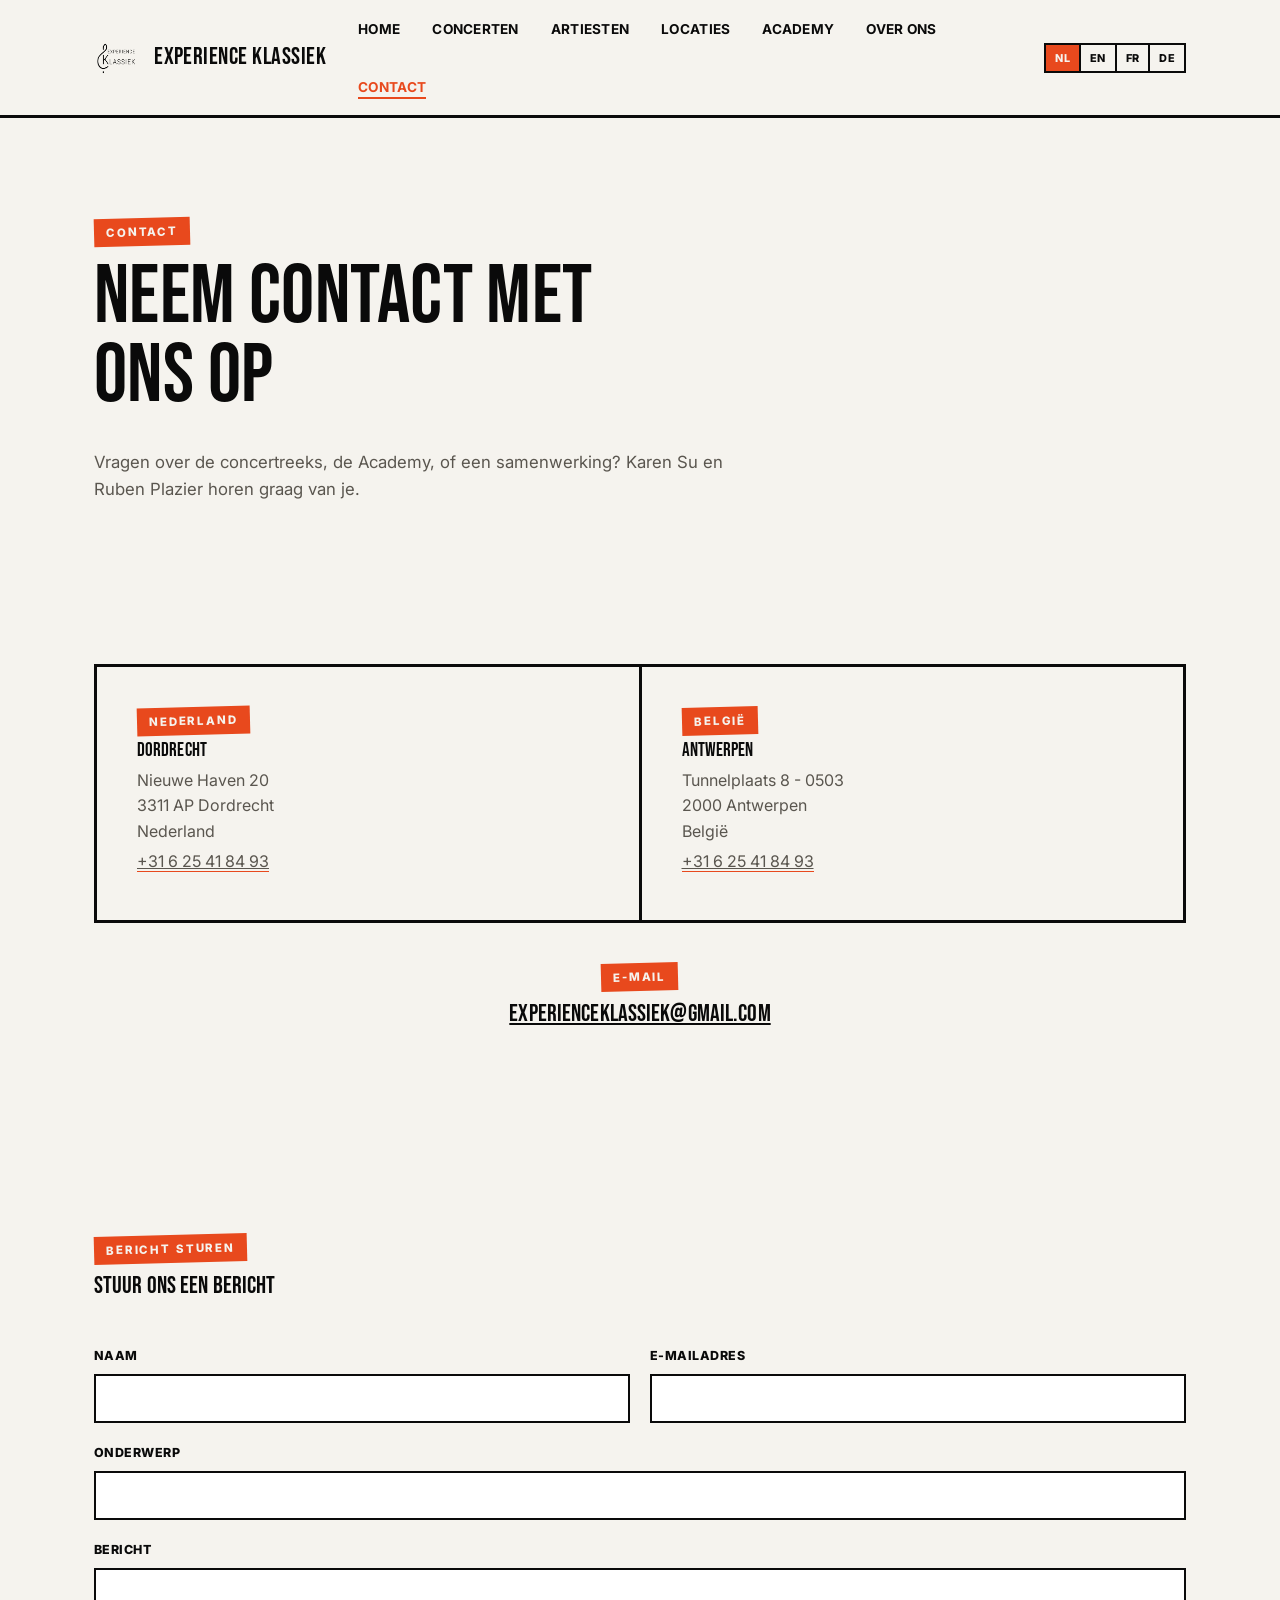
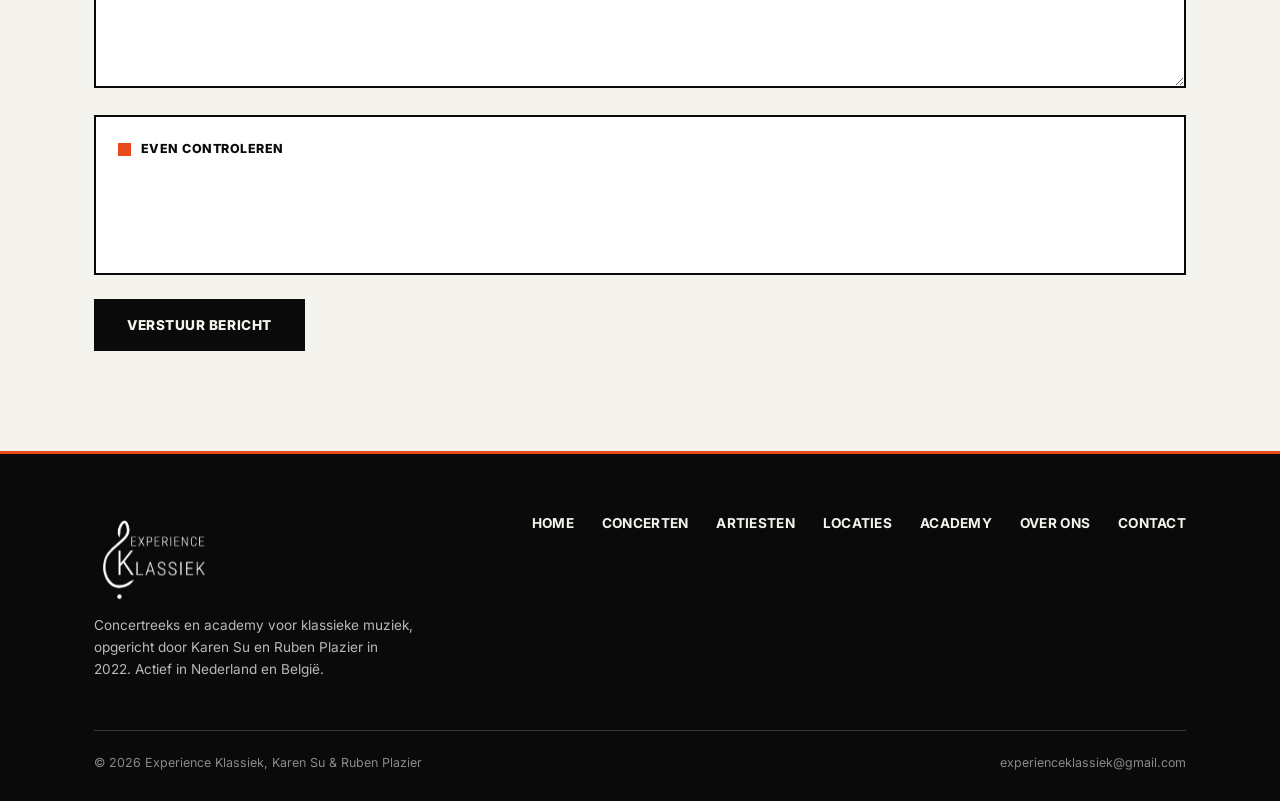
<file: contact.html>
<!doctype html>
<html lang="nl">
<head>
<meta charset="UTF-8">
<meta name="viewport" content="width=device-width, initial-scale=1.0">
<title data-i18n="contact_title">Contact | Experience Klassiek</title>
<meta name="description" data-i18n="contact_meta_description" data-i18n-attr="content" content="Neem contact op met Experience Klassiek, Karen Su & Ruben Plazier, actief in Nederland en België.">
<link rel="icon" href="assets/logo-badge.png">
<link rel="stylesheet" href="styles.css">
</head>
<body>

<nav class="site-nav">
  <div class="wrap">
    <a href="index.html" class="nav-logo">
      <img src="assets/logo-ink.png" alt="Experience Klassiek">
      <span>Experience Klassiek</span>
    </a>
    <div class="nav-right">
      <ul class="nav-links">
      <li><a href="concerten-home.html" data-i18n="nav_home">Home</a></li>
      <li><a href="concerten.html" data-i18n="nav_concerten">Concerten</a></li>
      <li><a href="artiesten.html" data-i18n="nav_artiesten">Artiesten</a></li>
      <li><a href="locaties.html" data-i18n="nav_locaties">Locaties</a></li>
      <li><a href="https://academy.experienceklassiek.nl" data-i18n="nav_academy">Academy</a></li>
      <li><a href="over-ons.html" data-i18n="nav_overons">Over ons</a></li>
      <li><a href="contact.html" aria-current="page" data-i18n="nav_contact">Contact</a></li>
      </ul>
      <div class="lang-switch" id="langSwitch">
        <button type="button" data-lang="nl">NL</button>
        <button type="button" data-lang="en">EN</button>
        <button type="button" data-lang="fr">FR</button>
        <button type="button" data-lang="de">DE</button>
      </div>
      <button class="nav-toggle" aria-label="Menu" aria-expanded="false"><span></span></button>
    </div>
  </div>
</nav>

<header class="page-hero">
  <div class="wrap">
    <span class="eyebrow" data-i18n="contact_eyebrow">Contact</span>
    <h1 class="reveal" data-i18n="contact_h1">Neem contact met ons op</h1>
    <p class="lede reveal" data-i18n="contact_lede">Vragen over de concertreeks, de Academy, of een samenwerking? Karen Su en Ruben Plazier horen graag van je.</p>
  </div>
</header>

<section>
  <div class="wrap">
    <div class="contact-grid">
      <div class="contact-card">
        <span class="eyebrow" data-i18n="contact_nl_label">Nederland</span>
        <h3>Dordrecht</h3>
        <p>Nieuwe Haven 20<br>3311 AP Dordrecht<br><span data-i18n="contact_nl_label">Nederland</span></p>
        <p><a href="tel:+31625418493" style="border-bottom:1px solid var(--gold)">+31 6 25 41 84 93</a></p>
      </div>
      <div class="contact-card">
        <span class="eyebrow" data-i18n="contact_be_label">België</span>
        <h3>Antwerpen</h3>
        <p>Tunnelplaats 8 - 0503<br>2000 Antwerpen<br><span data-i18n="contact_be_label">België</span></p>
        <p><a href="tel:+31625418493" style="border-bottom:1px solid var(--gold)">+31 6 25 41 84 93</a></p>
      </div>
    </div>
    <div style="text-align:center;margin-top:40px">
      <span class="eyebrow" data-i18n="contact_email_label">E-mail</span>
      <h2><a href="mailto:experienceklassiek@gmail.com">experienceklassiek@gmail.com</a></h2>
    </div>
  </div>
</section>

<section>
  <div class="wrap">
    <div class="section-head">
      <span class="eyebrow" data-i18n="contact_form_eyebrow">Bericht sturen</span>
      <h2 data-i18n="contact_form_h2">Stuur ons een bericht</h2>
    </div>

    <form name="contact" method="POST" data-netlify="true" data-netlify-recaptcha="true" netlify-honeypot="bot-field" action="/bedankt.html">
      <input type="hidden" name="form-name" value="contact">
      <p style="position:absolute;left:-9999px" aria-hidden="true">
        <label>Laat dit veld leeg: <input name="bot-field"></label>
      </p>
      <div class="form-grid">
        <div>
          <label for="naam" data-i18n="form_naam">Naam</label>
          <input type="text" id="naam" name="naam" required>
        </div>
        <div>
          <label for="email" data-i18n="form_email">E-mailadres</label>
          <input type="email" id="email" name="email" required>
        </div>
        <div class="full">
          <label for="onderwerp" data-i18n="contact_form_onderwerp">Onderwerp</label>
          <input type="text" id="onderwerp" name="onderwerp">
        </div>
        <div class="full">
          <label for="bericht" data-i18n="contact_form_bericht">Bericht</label>
          <textarea id="bericht" name="bericht" required></textarea>
        </div>
        <div class="full">
          <div class="form-captcha" id="formCaptcha">
            <span class="captcha-label" data-i18n="form_captcha_label">Even controleren</span>
            <div class="captcha-widget" data-netlify-recaptcha="true"></div>
            <p class="captcha-error" id="captchaError" role="alert" data-i18n="form_captcha_error">Bevestig even dat je geen robot bent.</p>
          </div>
        </div>
      </div>
      <div style="margin-top:24px">
        <button type="submit" class="btn btn-solid" data-i18n="contact_form_submit">Verstuur bericht</button>
      </div>
    </form>
  </div>
</section>

<footer>
  <div class="wrap">
    <div class="foot-top">
      <div>
        <span class="foot-logo logo-mark" style="--mask-src:url('assets/logo-paper.png')"><img src="assets/logo-paper.png" alt="Experience Klassiek"></span>
        <p class="foot-meta" data-i18n="foot_tagline">Concertreeks en academy voor klassieke muziek, opgericht door Karen Su en Ruben Plazier in 2022. Actief in Nederland en België.</p>
      </div>
      <ul class="foot-links">
        <li><a href="concerten-home.html" data-i18n="nav_home">Home</a></li>
        <li><a href="concerten.html" data-i18n="nav_concerten">Concerten</a></li>
        <li><a href="artiesten.html" data-i18n="nav_artiesten">Artiesten</a></li>
        <li><a href="locaties.html" data-i18n="nav_locaties">Locaties</a></li>
        <li><a href="https://academy.experienceklassiek.nl" data-i18n="nav_academy">Academy</a></li>
        <li><a href="over-ons.html" data-i18n="nav_overons">Over ons</a></li>
        <li><a href="contact.html" data-i18n="nav_contact">Contact</a></li>
      </ul>
    </div>
    <div class="foot-bottom">
      <span data-i18n="foot_copyright">© 2026 Experience Klassiek, Karen Su &amp; Ruben Plazier</span>
      <span>experienceklassiek@gmail.com</span>
    </div>
  </div>
</footer>

<script src="translations.js"></script>
<script src="script.js"></script>
</body>
</html>
</file>
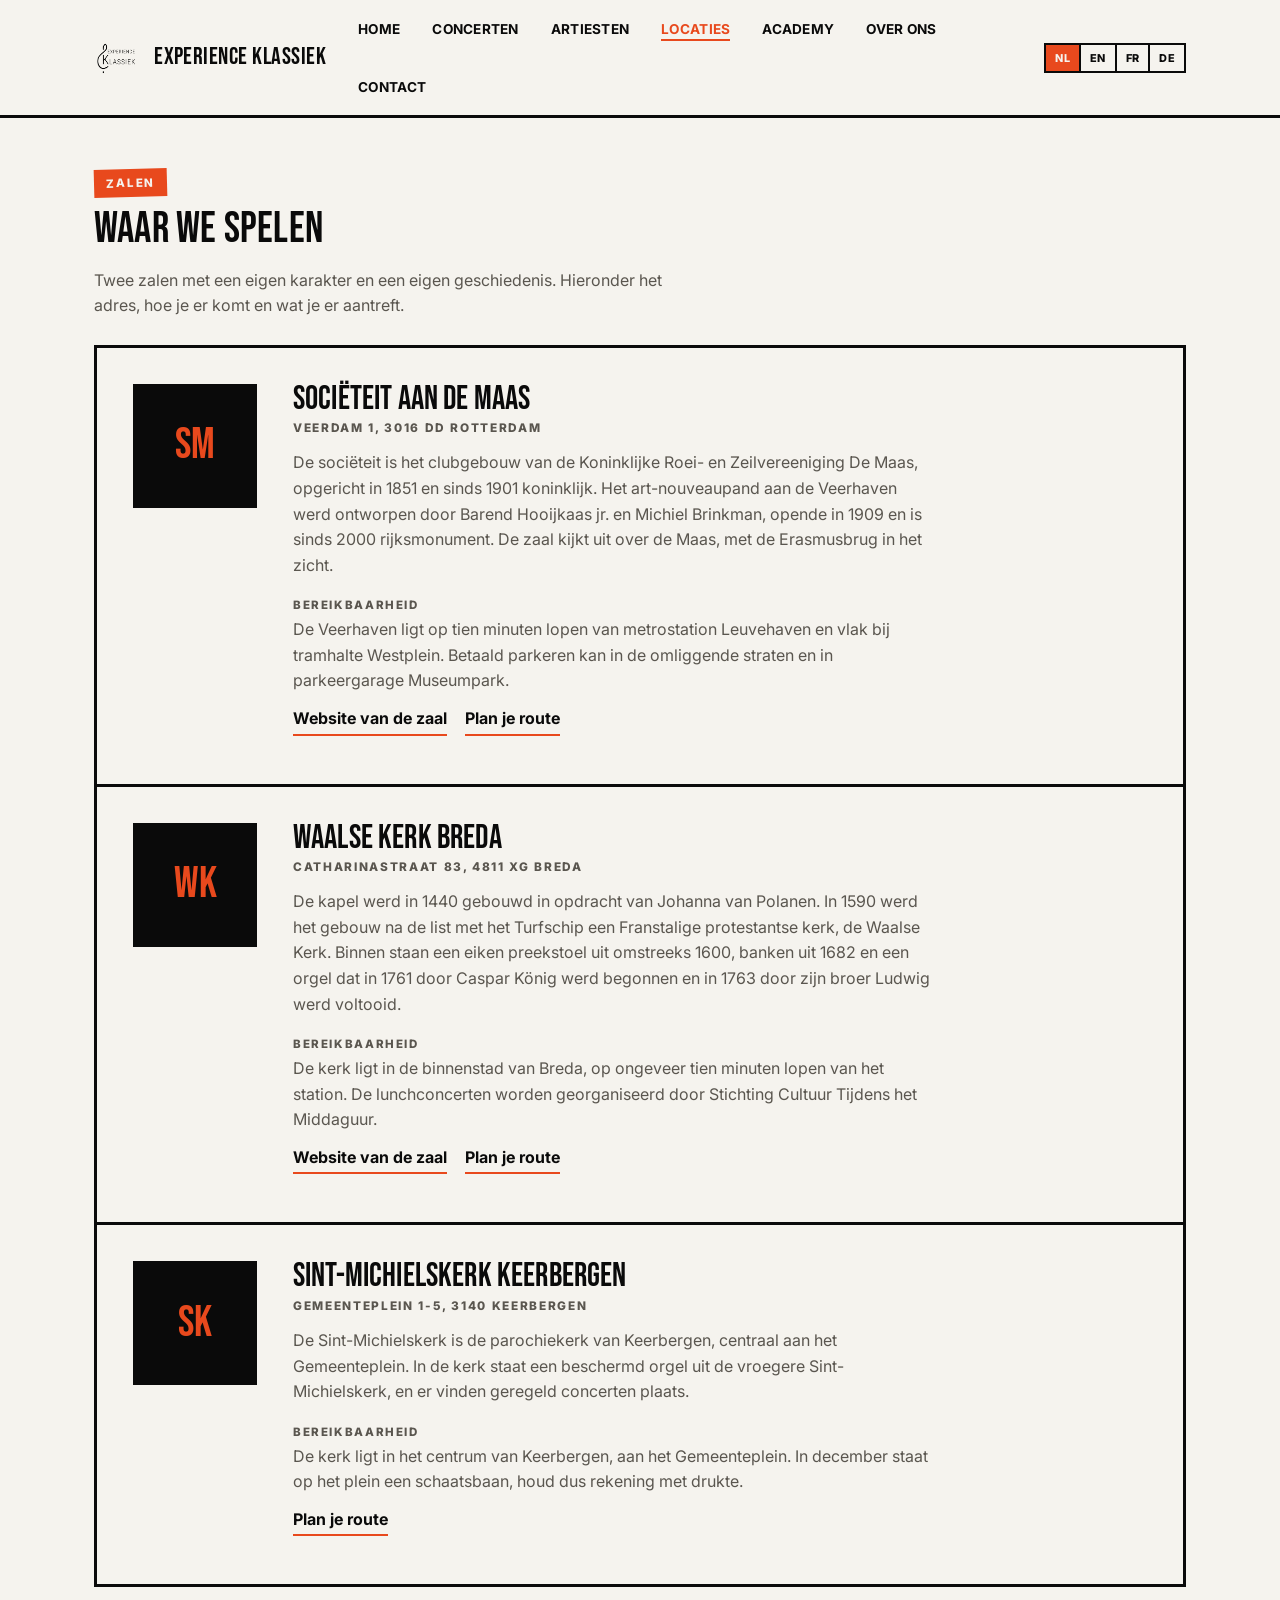
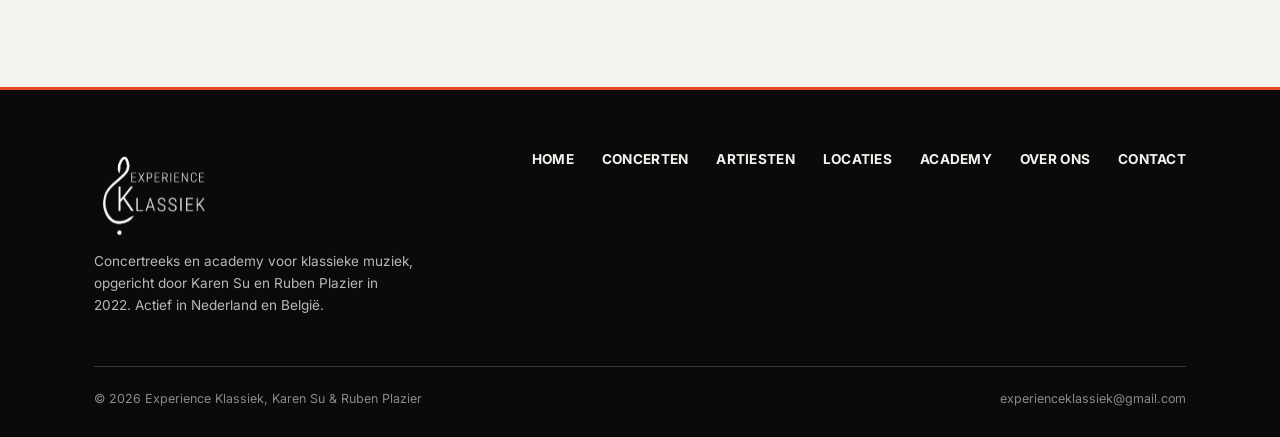
<file: locaties.html>
<!doctype html>
<html lang="nl">
<head>
<meta charset="UTF-8">
<meta name="viewport" content="width=device-width, initial-scale=1.0">
<title data-i18n="locaties_title">Locaties | Experience Klassiek</title>
<meta name="description" data-i18n="locaties_meta_description" data-i18n-attr="content" content="De zalen waar Experience Klassiek speelt, met adres, geschiedenis en praktische informatie.">
<link rel="icon" href="assets/logo-badge.png">
<link rel="stylesheet" href="styles.css">
</head>
<body>

<nav class="site-nav">
  <div class="wrap">
    <a href="index.html" class="nav-logo">
      <img src="assets/logo-ink.png" alt="Experience Klassiek">
      <span>Experience Klassiek</span>
    </a>
    <div class="nav-right">
      <ul class="nav-links">
      <li><a href="concerten-home.html" data-i18n="nav_home">Home</a></li>
      <li><a href="concerten.html" data-i18n="nav_concerten">Concerten</a></li>
      <li><a href="artiesten.html" data-i18n="nav_artiesten">Artiesten</a></li>
      <li><a href="locaties.html" aria-current="page" data-i18n="nav_locaties">Locaties</a></li>
      <li><a href="https://academy.experienceklassiek.nl" data-i18n="nav_academy">Academy</a></li>
      <li><a href="over-ons.html" data-i18n="nav_overons">Over ons</a></li>
      <li><a href="contact.html" data-i18n="nav_contact">Contact</a></li>
      </ul>
      <div class="lang-switch" id="langSwitch">
        <button type="button" data-lang="nl">NL</button>
        <button type="button" data-lang="en">EN</button>
        <button type="button" data-lang="fr">FR</button>
        <button type="button" data-lang="de">DE</button>
      </div>
      <button class="nav-toggle" aria-label="Menu" aria-expanded="false"><span></span></button>
    </div>
  </div>
</nav>

<section class="agenda-top">
  <div class="wrap">
    <div class="section-head">
      <span class="eyebrow" data-i18n="locaties_eyebrow">Zalen</span>
      <h1 data-i18n="locaties_h1">Waar we spelen</h1>
      <p style="color:var(--muted);max-width:60ch" data-i18n="locaties_lede">Twee zalen met een eigen karakter en een eigen geschiedenis. Hieronder het adres, hoe je er komt en wat je er aantreft.</p>
    </div>
    <div class="profile-list stagger">

      <article class="profile reveal" id="societeit-aan-de-maas">
        <div class="profile-portrait" aria-hidden="true"><span>SM</span></div>
        <div class="profile-body">
          <h2>Sociëteit aan de Maas</h2>
          <p class="profile-role" data-i18n="societeit_aan_de_maas_city">Veerdam 1, 3016 DD Rotterdam</p>
          <p data-i18n="societeit_aan_de_maas_bio">De sociëteit is het clubgebouw van de Koninklijke Roei- en Zeilvereeniging De Maas, opgericht in 1851 en sinds 1901 koninklijk. Het art-nouveaupand aan de Veerhaven werd ontworpen door Barend Hooijkaas jr. en Michiel Brinkman, opende in 1909 en is sinds 2000 rijksmonument. De zaal kijkt uit over de Maas, met de Erasmusbrug in het zicht.</p>
          <h3 data-i18n="venue_access_label">Bereikbaarheid</h3>
          <p data-i18n="societeit_aan_de_maas_access">De Veerhaven ligt op tien minuten lopen van metrostation Leuvehaven en vlak bij tramhalte Westplein. Betaald parkeren kan in de omliggende straten en in parkeergarage Museumpark.</p>
          <p class="profile-links"><a href="https://www.societeitaandemaas.nl" target="_blank" rel="noopener" data-i18n="venue_site_link">Website van de zaal</a> <a href="https://www.google.com/maps/search/?api=1&amp;query=Veerdam+1%2C+3016+DD+Rotterdam" target="_blank" rel="noopener" data-i18n="venue_route_link">Plan je route</a></p>
        </div>
      </article>

      <article class="profile reveal" id="waalse-kerk-breda">
        <div class="profile-portrait" aria-hidden="true"><span>WK</span></div>
        <div class="profile-body">
          <h2>Waalse Kerk Breda</h2>
          <p class="profile-role" data-i18n="waalse_kerk_breda_city">Catharinastraat 83, 4811 XG Breda</p>
          <p data-i18n="waalse_kerk_breda_bio">De kapel werd in 1440 gebouwd in opdracht van Johanna van Polanen. In 1590 werd het gebouw na de list met het Turfschip een Franstalige protestantse kerk, de Waalse Kerk. Binnen staan een eiken preekstoel uit omstreeks 1600, banken uit 1682 en een orgel dat in 1761 door Caspar König werd begonnen en in 1763 door zijn broer Ludwig werd voltooid.</p>
          <h3 data-i18n="venue_access_label">Bereikbaarheid</h3>
          <p data-i18n="waalse_kerk_breda_access">De kerk ligt in de binnenstad van Breda, op ongeveer tien minuten lopen van het station. De lunchconcerten worden georganiseerd door Stichting Cultuur Tijdens het Middaguur.</p>
          <p class="profile-links"><a href="https://www.waalsekerkbreda.nl" target="_blank" rel="noopener" data-i18n="venue_site_link">Website van de zaal</a> <a href="https://www.google.com/maps/search/?api=1&amp;query=Catharinastraat+83%2C+4811+XG+Breda" target="_blank" rel="noopener" data-i18n="venue_route_link">Plan je route</a></p>
        </div>
      </article>

      <article class="profile reveal" id="sint-michielskerk-keerbergen">
        <div class="profile-portrait" aria-hidden="true"><span>SK</span></div>
        <div class="profile-body">
          <h2>Sint-Michielskerk Keerbergen</h2>
          <p class="profile-role" data-i18n="sint_michiel_city">Gemeenteplein 1-5, 3140 Keerbergen</p>
          <p data-i18n="sint_michiel_bio">De Sint-Michielskerk is de parochiekerk van Keerbergen, centraal aan het Gemeenteplein. In de kerk staat een beschermd orgel uit de vroegere Sint-Michielskerk, en er vinden geregeld concerten plaats.</p>
          <h3 data-i18n="venue_access_label">Bereikbaarheid</h3>
          <p data-i18n="sint_michiel_access">De kerk ligt in het centrum van Keerbergen, aan het Gemeenteplein. In december staat op het plein een schaatsbaan, houd dus rekening met drukte.</p>
          <p class="profile-links"><a href="https://www.google.com/maps/search/?api=1&amp;query=Gemeenteplein+1%2C+3140+Keerbergen" target="_blank" rel="noopener" data-i18n="venue_route_link">Plan je route</a></p>
        </div>
      </article>

    </div>
  </div>
</section>

<footer>
  <div class="wrap">
    <div class="foot-top">
      <div>
        <span class="foot-logo logo-mark" style="--mask-src:url('assets/logo-paper.png')"><img src="assets/logo-paper.png" alt="Experience Klassiek"></span>
        <p class="foot-meta" data-i18n="foot_tagline">Concertreeks en academy voor klassieke muziek, opgericht door Karen Su en Ruben Plazier in 2022. Actief in Nederland en België.</p>
      </div>
      <ul class="foot-links">
        <li><a href="concerten-home.html" data-i18n="nav_home">Home</a></li>
        <li><a href="concerten.html" data-i18n="nav_concerten">Concerten</a></li>
        <li><a href="artiesten.html" data-i18n="nav_artiesten">Artiesten</a></li>
        <li><a href="locaties.html" data-i18n="nav_locaties">Locaties</a></li>
        <li><a href="https://academy.experienceklassiek.nl" data-i18n="nav_academy">Academy</a></li>
        <li><a href="over-ons.html" data-i18n="nav_overons">Over ons</a></li>
        <li><a href="contact.html" data-i18n="nav_contact">Contact</a></li>
      </ul>
    </div>
    <div class="foot-bottom">
      <span data-i18n="foot_copyright">&copy; 2026 Experience Klassiek, Karen Su &amp; Ruben Plazier</span>
      <span>experienceklassiek@gmail.com</span>
    </div>
  </div>
</footer>

<script src="translations.js"></script>
<script src="script.js"></script>
</body>
</html>
</file>
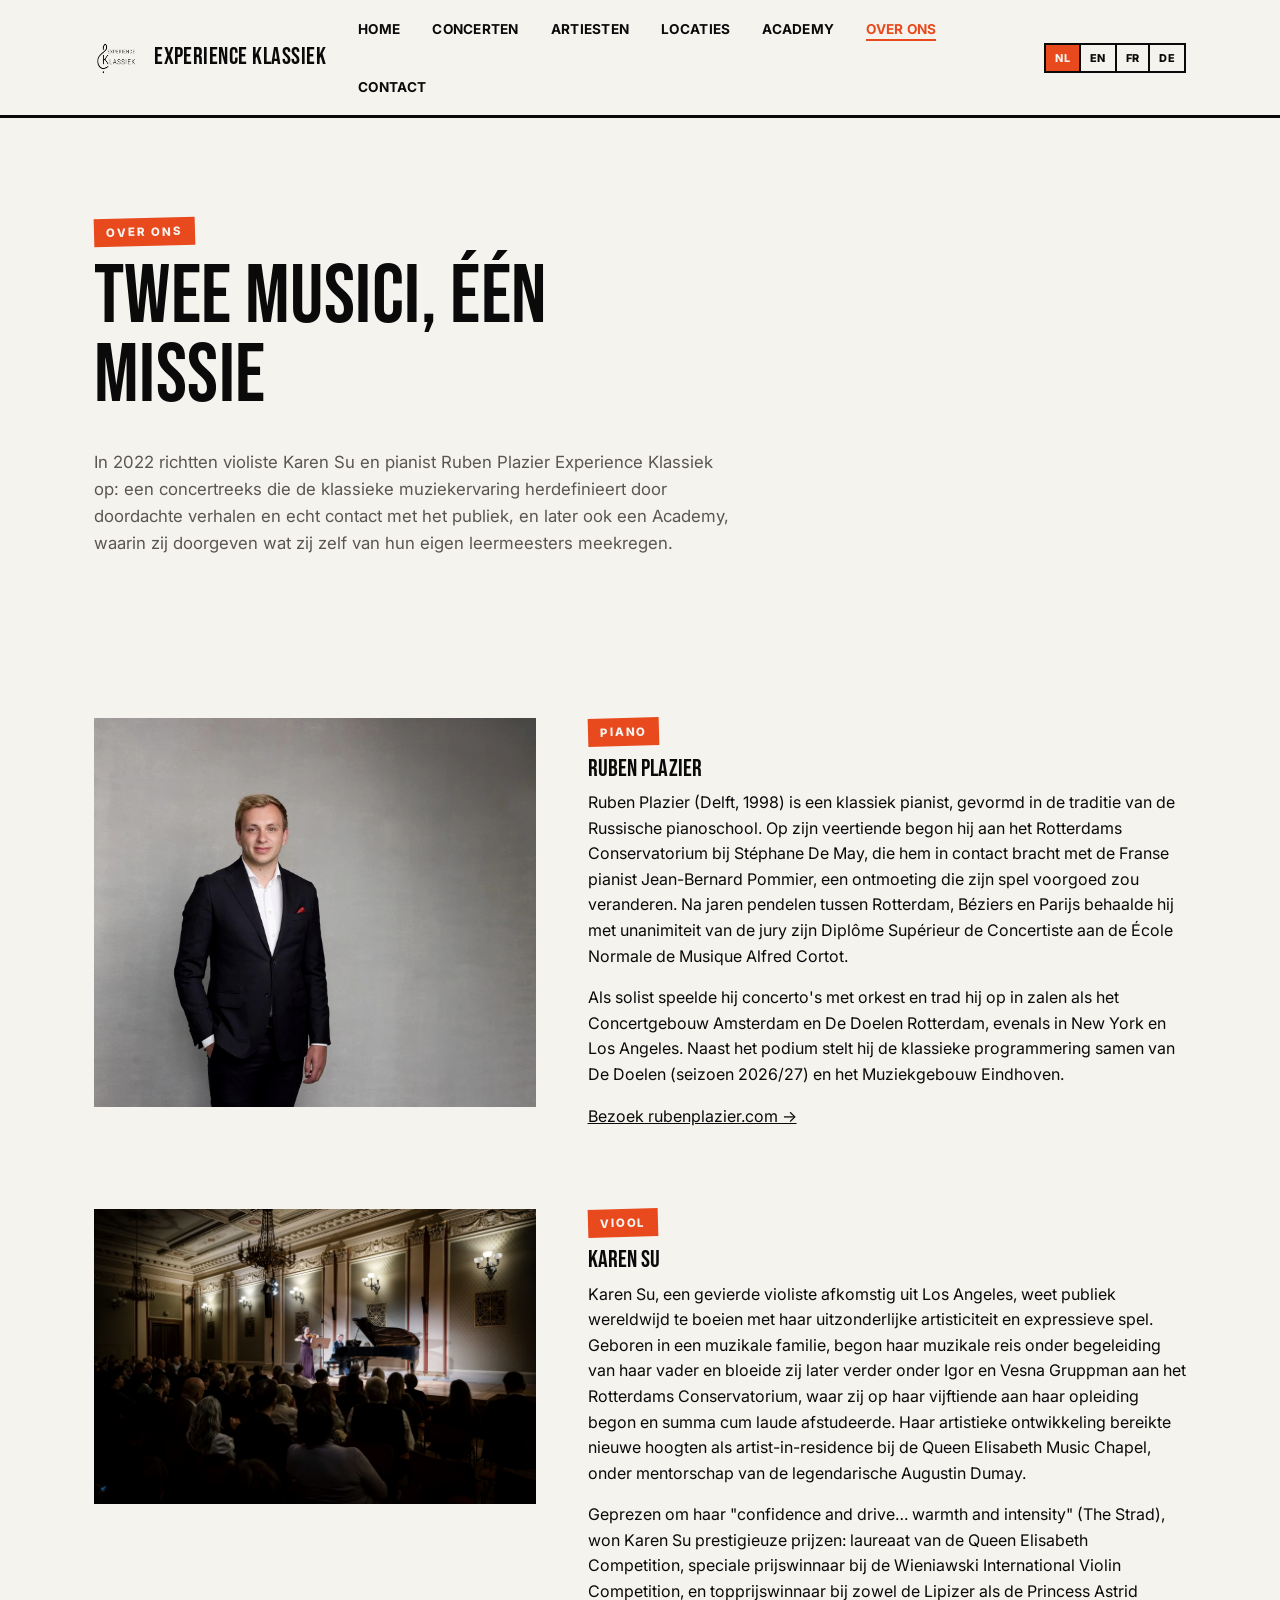
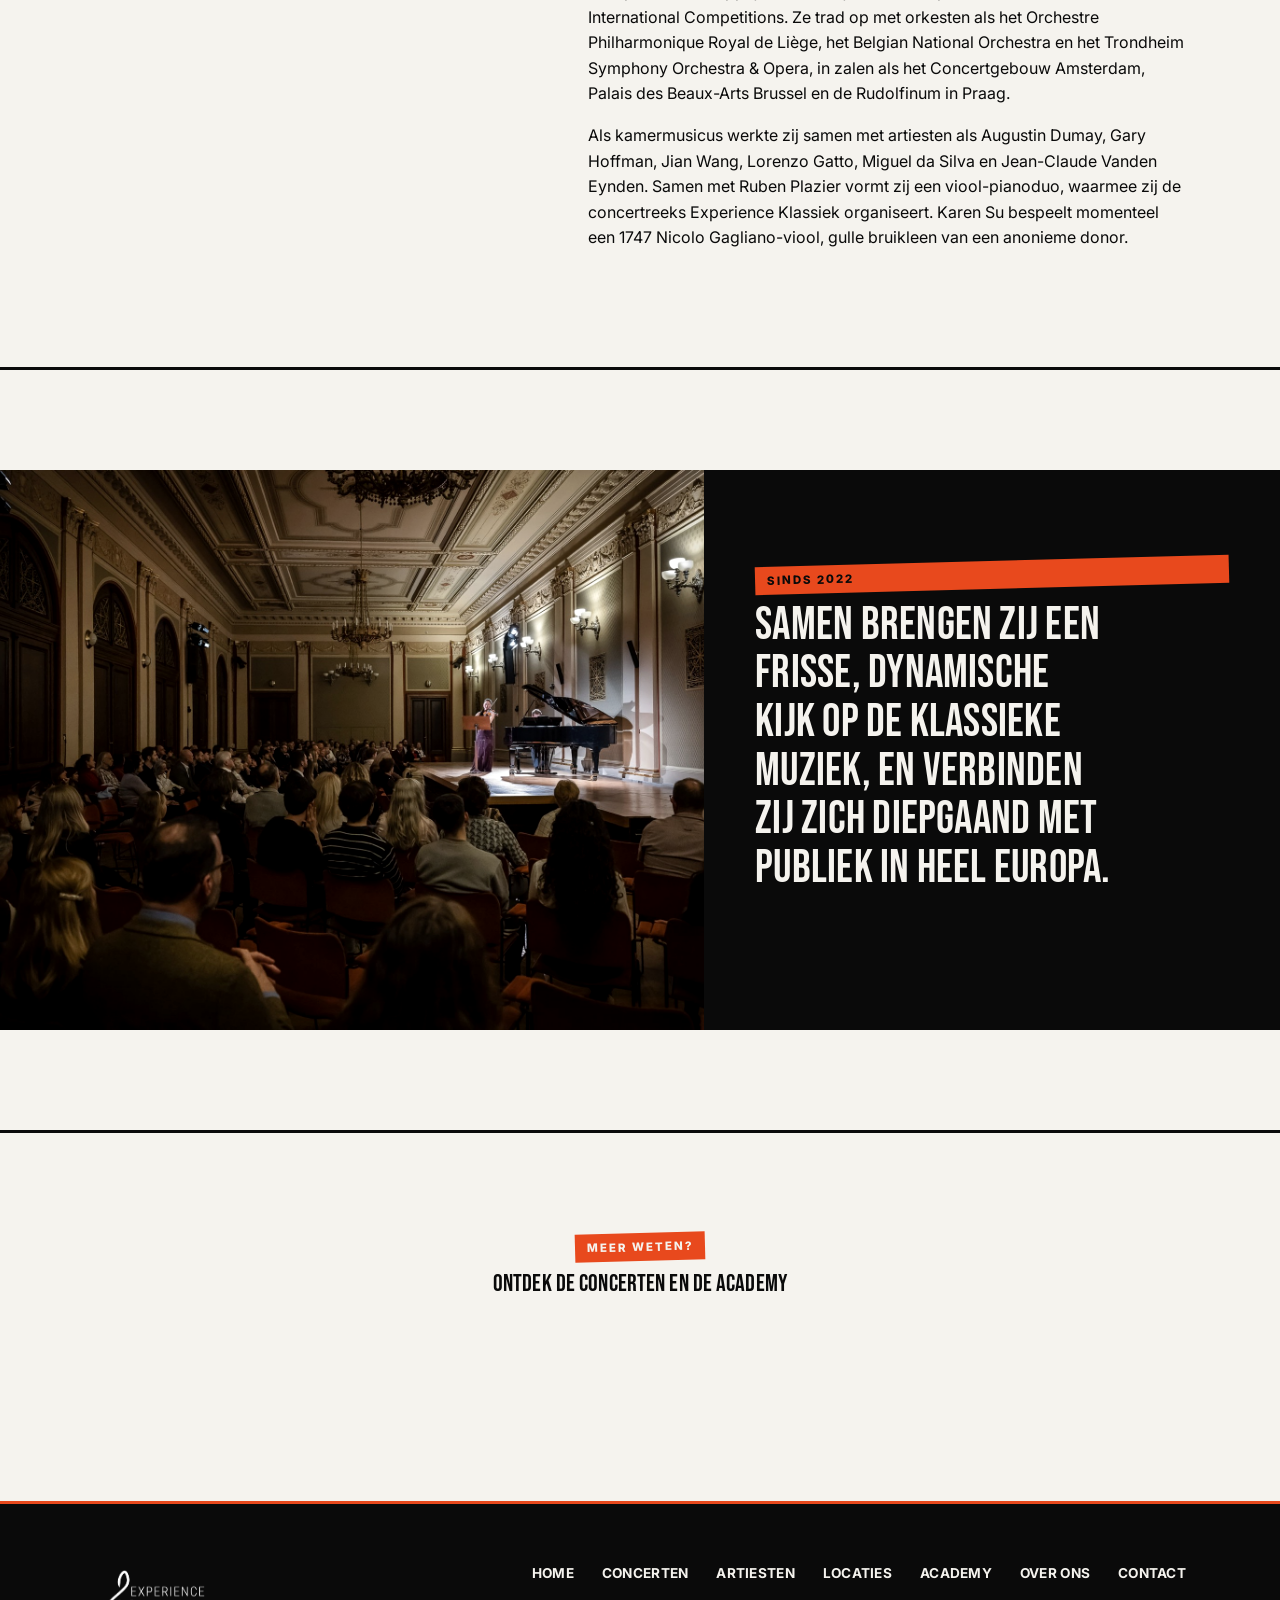
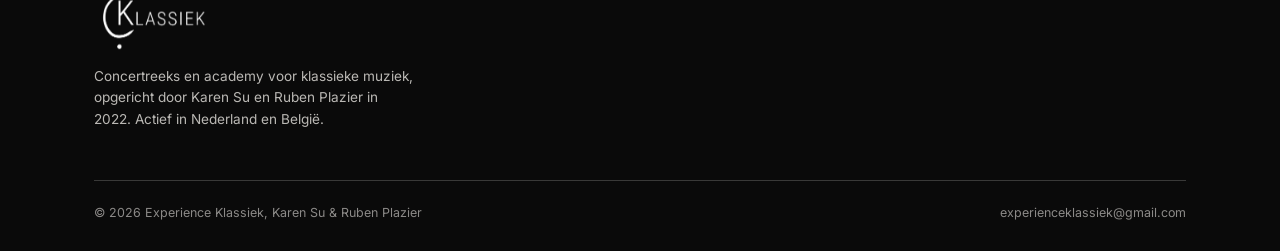
<file: over-ons.html>
<!doctype html>
<html lang="nl">
<head>
<meta charset="UTF-8">
<meta name="viewport" content="width=device-width, initial-scale=1.0">
<title data-i18n="overons_title">Over ons | Experience Klassiek</title>
<meta name="description" data-i18n="overons_meta_description" data-i18n-attr="content" content="Experience Klassiek is opgericht door violiste Karen Su en pianist Ruben Plazier: het verhaal achter de concertreeks en academy.">
<link rel="icon" href="assets/logo-badge.png">
<link rel="stylesheet" href="styles.css">
</head>
<body>

<nav class="site-nav">
  <div class="wrap">
    <a href="index.html" class="nav-logo">
      <img src="assets/logo-ink.png" alt="Experience Klassiek">
      <span>Experience Klassiek</span>
    </a>
    <div class="nav-right">
      <ul class="nav-links">
      <li><a href="concerten-home.html" data-i18n="nav_home">Home</a></li>
      <li><a href="concerten.html" data-i18n="nav_concerten">Concerten</a></li>
      <li><a href="artiesten.html" data-i18n="nav_artiesten">Artiesten</a></li>
      <li><a href="locaties.html" data-i18n="nav_locaties">Locaties</a></li>
      <li><a href="https://academy.experienceklassiek.nl" data-i18n="nav_academy">Academy</a></li>
      <li><a href="over-ons.html" aria-current="page" data-i18n="nav_overons">Over ons</a></li>
      <li><a href="contact.html" data-i18n="nav_contact">Contact</a></li>
      </ul>
      <div class="lang-switch" id="langSwitch">
        <button type="button" data-lang="nl">NL</button>
        <button type="button" data-lang="en">EN</button>
        <button type="button" data-lang="fr">FR</button>
        <button type="button" data-lang="de">DE</button>
      </div>
      <button class="nav-toggle" aria-label="Menu" aria-expanded="false"><span></span></button>
    </div>
  </div>
</nav>

<header class="page-hero">
  <div class="wrap">
    <span class="eyebrow" data-i18n="overons_eyebrow">Over ons</span>
    <h1 class="reveal" data-i18n="overons_h1">Twee musici, één missie</h1>
    <p class="lede reveal" data-i18n="overons_lede">In 2022 richtten violiste Karen Su en pianist Ruben Plazier Experience Klassiek op: een concertreeks die de klassieke muziekervaring herdefinieert door doordachte verhalen en echt contact met het publiek, en later ook een Academy, waarin zij doorgeven wat zij zelf van hun eigen leermeesters meekregen.</p>
  </div>
</header>

<section>
  <div class="wrap">

    <div class="bio-block">
      <img src="assets/ruben-portrait.jpg" alt="Ruben Plazier" loading="lazy">
      <div>
        <span class="eyebrow" data-i18n="overons_piano_label">Piano</span>
        <h2>Ruben Plazier</h2>
        <p data-i18n="overons_ruben_p1">Ruben Plazier (Delft, 1998) is een klassiek pianist, gevormd in de traditie van de Russische pianoschool. Op zijn veertiende begon hij aan het Rotterdams Conservatorium bij Stéphane De May, die hem in contact bracht met de Franse pianist Jean-Bernard Pommier, een ontmoeting die zijn spel voorgoed zou veranderen. Na jaren pendelen tussen Rotterdam, Béziers en Parijs behaalde hij met unanimiteit van de jury zijn Diplôme Supérieur de Concertiste aan de École Normale de Musique Alfred Cortot.</p>
        <p data-i18n="overons_ruben_p2">Als solist speelde hij concerto's met orkest en trad hij op in zalen als het Concertgebouw Amsterdam en De Doelen Rotterdam, evenals in New York en Los Angeles. Naast het podium stelt hij de klassieke programmering samen van De Doelen (seizoen 2026/27) en het Muziekgebouw Eindhoven.</p>
        <a class="more" href="https://rubenplazier.com" target="_blank" rel="noopener" data-i18n="overons_ruben_link">Bezoek rubenplazier.com →</a>
      </div>
    </div>

    <div class="bio-block">
      <img src="assets/rudolfinum-duo.jpg" alt="Karen Su in concert met Ruben Plazier" loading="lazy">
      <div>
        <span class="eyebrow" data-i18n="overons_viool_label">Viool</span>
        <h2>Karen Su</h2>
        <p data-i18n="overons_karen_p1">Karen Su, een gevierde violiste afkomstig uit Los Angeles, weet publiek wereldwijd te boeien met haar uitzonderlijke artisticiteit en expressieve spel. Geboren in een muzikale familie, begon haar muzikale reis onder begeleiding van haar vader en bloeide zij later verder onder Igor en Vesna Gruppman aan het Rotterdams Conservatorium, waar zij op haar vijftiende aan haar opleiding begon en summa cum laude afstudeerde. Haar artistieke ontwikkeling bereikte nieuwe hoogten als artist-in-residence bij de Queen Elisabeth Music Chapel, onder mentorschap van de legendarische Augustin Dumay.</p>
        <p data-i18n-html="overons_karen_p2">Geprezen om haar "confidence and drive… warmth and intensity" (The Strad), won Karen Su prestigieuze prijzen: laureaat van de Queen Elisabeth Competition, speciale prijswinnaar bij de Wieniawski International Violin Competition, en topprijswinnaar bij zowel de Lipizer als de Princess Astrid International Competitions. Ze trad op met orkesten als het Orchestre Philharmonique Royal de Liège, het Belgian National Orchestra en het Trondheim Symphony Orchestra &amp; Opera, in zalen als het Concertgebouw Amsterdam, Palais des Beaux-Arts Brussel en de Rudolfinum in Praag.</p>
        <p data-i18n="overons_karen_p3">Als kamermusicus werkte zij samen met artiesten als Augustin Dumay, Gary Hoffman, Jian Wang, Lorenzo Gatto, Miguel da Silva en Jean-Claude Vanden Eynden. Samen met Ruben Plazier vormt zij een viool-pianoduo, waarmee zij de concertreeks Experience Klassiek organiseert. Karen Su bespeelt momenteel een 1747 Nicolo Gagliano-viool, gulle bruikleen van een anonieme donor.</p>
      </div>
    </div>

  </div>
</section>

<section class="photo-band">
  <img src="assets/duo-audience-view.jpg" alt="Karen Su en Ruben Plazier in concert" loading="lazy">
  <div class="txt">
    <span class="eyebrow" data-i18n="overons_quote_eyebrow">Sinds 2022</span>
    <p class="pull-quote reveal" data-i18n="overons_quote">Samen brengen zij een frisse, dynamische kijk op de klassieke muziek, en verbinden zij zich diepgaand met publiek in heel Europa.</p>
  </div>
</section>

<section>
  <div class="wrap">
    <div class="section-head center">
      <span class="eyebrow" data-i18n="overons_more_eyebrow">Meer weten?</span>
      <h2 data-i18n="overons_more_h2">Ontdek de concerten en de Academy</h2>
    </div>
    <div class="hero-actions" style="margin-top:0">
      <a href="concerten.html" class="btn btn-solid" data-i18n="home_cta_concerten">Bekijk de concerten</a>
      <a href="https://academy.experienceklassiek.nl" class="btn" data-i18n="home_cta_academy">Ontdek de Academy</a>
    </div>
  </div>
</section>

<footer>
  <div class="wrap">
    <div class="foot-top">
      <div>
        <span class="foot-logo logo-mark" style="--mask-src:url('assets/logo-paper.png')"><img src="assets/logo-paper.png" alt="Experience Klassiek"></span>
        <p class="foot-meta" data-i18n="foot_tagline">Concertreeks en academy voor klassieke muziek, opgericht door Karen Su en Ruben Plazier in 2022. Actief in Nederland en België.</p>
      </div>
      <ul class="foot-links">
        <li><a href="concerten-home.html" data-i18n="nav_home">Home</a></li>
        <li><a href="concerten.html" data-i18n="nav_concerten">Concerten</a></li>
        <li><a href="artiesten.html" data-i18n="nav_artiesten">Artiesten</a></li>
        <li><a href="locaties.html" data-i18n="nav_locaties">Locaties</a></li>
        <li><a href="https://academy.experienceklassiek.nl" data-i18n="nav_academy">Academy</a></li>
        <li><a href="over-ons.html" data-i18n="nav_overons">Over ons</a></li>
        <li><a href="contact.html" data-i18n="nav_contact">Contact</a></li>
      </ul>
    </div>
    <div class="foot-bottom">
      <span data-i18n="foot_copyright">© 2026 Experience Klassiek, Karen Su &amp; Ruben Plazier</span>
      <span>experienceklassiek@gmail.com</span>
    </div>
  </div>
</footer>

<script src="translations.js"></script>
<script src="script.js"></script>
</body>
</html>
</file>
<file: styles.css>
@import url('https://fonts.googleapis.com/css2?family=Bebas+Neue&family=Inter:wght@400;500;600;700;800&display=swap');

:root{
  --ink:#0a0a0a;
  --paper:#f5f3ee;
  --paper-raised:#ffffff;
  --gold:#e8491d;
  --gold-soft:#ff7a4a;
  --muted:#5a564f;
  --line:rgba(10,10,10,0.16);
  --onphoto:#f5f3ee;
}

*{box-sizing:border-box}
html{scroll-behavior:smooth}
body{
  margin:0;
  background:var(--paper);
  color:var(--ink);
  font-family:'Inter',sans-serif;
  font-weight:400;
  line-height:1.6;
  -webkit-font-smoothing:antialiased;
}
img{max-width:100%;display:block}
a{color:inherit}
h1,h2,h3,h4{
  font-family:'Bebas Neue',sans-serif;
  font-weight:400;
  line-height:.95;
  letter-spacing:.005em;
  text-transform:uppercase;
  margin:0 0 .4em;
}
p{margin:0 0 1em}
.eyebrow{
  font-family:'Inter',sans-serif;
  font-size:.72rem;
  font-weight:800;
  letter-spacing:.16em;
  text-transform:uppercase;
  color:var(--paper);
  background:var(--gold);
  padding:5px 12px;
  display:inline-block;
  margin-bottom:1em;
  transform:rotate(-1.5deg);
}
.wrap{max-width:1220px;margin:0 auto;padding:0 clamp(20px,5vw,64px)}
.rule{height:3px;background:var(--ink);border:0;margin:0}

/* ===== Nav ===== */
.site-nav{position:sticky;top:0;z-index:100;background:var(--paper);border-bottom:3px solid var(--ink)}
.site-nav .wrap{display:flex;align-items:center;justify-content:space-between;gap:32px;padding-top:16px;padding-bottom:16px}
.nav-logo{display:flex;align-items:center;gap:12px;text-decoration:none;flex-shrink:0}
.nav-logo img{height:36px;width:auto;transition:transform .5s cubic-bezier(.34,1.56,.64,1)}
.nav-logo:hover img{transform:rotate(-8deg) scale(1.1)}
.nav-logo span{font-family:'Bebas Neue',sans-serif;font-weight:400;font-size:1.5rem;letter-spacing:.02em}
.nav-right{display:flex;align-items:center;gap:clamp(14px,2.5vw,28px)}
.nav-links{display:flex;flex-wrap:wrap;row-gap:8px;gap:clamp(16px,2.5vw,32px);list-style:none;margin:0;padding:0}
.nav-links a{
  text-decoration:none;
  font-size:.85rem;
  font-weight:700;
  letter-spacing:.02em;
  text-transform:uppercase;
  color:var(--ink);
  position:relative;
  white-space:nowrap;
  padding-bottom:2px;
}
.nav-links a::after{
  content:'';position:absolute;left:0;right:100%;bottom:-2px;height:2px;background:var(--gold);
  transition:right .25s cubic-bezier(.16,1,.3,1);
}
.nav-links a[aria-current="page"]{color:var(--gold)}
.nav-links a[aria-current="page"]::after{right:0}
.nav-links a:hover{color:var(--gold)}
.nav-links a:hover::after{right:0}
.nav-toggle{
  display:none;background:var(--ink);border:0;width:42px;height:42px;
  cursor:pointer;align-items:center;justify-content:center;
}
.nav-toggle span,.nav-toggle span::before,.nav-toggle span::after{
  content:'';display:block;width:18px;height:2px;background:var(--paper);position:relative;
}
.nav-toggle span::before{position:absolute;top:-6px}
.nav-toggle span::after{position:absolute;top:6px}

.lang-switch{display:flex;border:2px solid var(--ink)}
.lang-switch button{
  background:none;border:0;padding:6px 9px;
  font-family:'Inter',sans-serif;font-size:.68rem;font-weight:800;
  letter-spacing:.03em;color:var(--ink);cursor:pointer;
  border-right:2px solid var(--ink);
}
.lang-switch button:last-child{border-right:0}
.lang-switch button.active{background:var(--gold);color:var(--paper)}

@media (max-width:820px){
  .nav-links{
    position:fixed;inset:69px 0 0 0;flex-direction:column;background:var(--paper);
    padding:36px clamp(20px,5vw,64px);gap:24px;
    transform:translateY(-8px);opacity:0;pointer-events:none;transition:.25s ease;
  }
  .nav-links.open{opacity:1;pointer-events:auto;transform:translateY(0)}
  .nav-links a{font-size:2.2rem;font-family:'Bebas Neue',sans-serif;white-space:normal}
  .nav-links a::after{display:none}
  .nav-toggle{display:flex}
  .lang-switch button{padding:4px 6px;font-size:.6rem}
}

/* ===== Hero ===== */
/* One screen, photo behind. --nav-h is measured in script.js so the hero ends
   exactly at the fold instead of pushing a sliver of the next section down. */
.hero{
  position:relative;isolation:isolate;overflow:hidden;
  min-height:calc(100svh - var(--nav-h,72px));
  display:grid;align-items:center;
  padding:clamp(20px,3.2vw,42px) 0;
  color:var(--onphoto);
}
.hero-media{position:absolute;inset:0;z-index:-2}
.hero-media img{
  width:100%;height:100%;object-fit:cover;
  transform:scale(1.08);
  animation:heroDrift 32s ease-in-out infinite alternate;
  will-change:transform;
}
@keyframes heroDrift{
  from{transform:scale(1.08) translate3d(0,0,0)}
  to{transform:scale(1.2) translate3d(-1.5%,-2%,0)}
}
/* Two scrims: one flat for contrast, one from the left so the type sits on the
   darkest part of the photo while the hall stays visible on the right. */
.hero::before{
  content:'';position:absolute;inset:0;z-index:-1;
  background:linear-gradient(90deg,rgba(10,10,10,.88) 0%,rgba(10,10,10,.72) 42%,rgba(10,10,10,.35) 78%,rgba(10,10,10,.5) 100%);
}
.hero::after{
  content:'';position:absolute;inset:0;z-index:-1;pointer-events:none;
  background:linear-gradient(180deg,rgba(10,10,10,.55) 0%,transparent 22%,transparent 68%,rgba(10,10,10,.75) 100%);
}
.hero-content{position:relative;max-width:1220px}
.hero .eyebrow{background:var(--gold);color:var(--paper)}
.hero h1{
  font-size:clamp(2.1rem,min(6.4vw,8svh),5.2rem);
  max-width:17ch;margin-bottom:0;
}
.hero .lede{
  max-width:52ch;margin:clamp(12px,1.8vw,20px) 0 0;
  font-size:clamp(.98rem,1.6svh,1.12rem);color:rgba(245,243,238,.82);
}
.hero-actions{display:flex;gap:14px;margin-top:clamp(16px,2.4vw,28px);flex-wrap:wrap}

/* Headline arrives word by word, each one rising out from behind a mask. */
/* The extra padding keeps descenders out of the mask, the negative margin
   keeps the line spacing exactly where it was. */
.hero h1 .word{display:inline-block;overflow:hidden;vertical-align:bottom;padding-bottom:.14em;margin-bottom:-.14em}
.hero h1 .word > span{
  display:inline-block;
  transform:translateY(102%) rotate(4deg);
  opacity:0;
  transition:transform .9s cubic-bezier(.16,1,.3,1),opacity .6s ease;
  transition-delay:var(--d,0s);
}
.hero h1.in .word > span{transform:translateY(0) rotate(0);opacity:1}

/* The rest of the hero fades up behind the headline. */
.hero .eyebrow,.hero .lede,.hero-actions{
  opacity:0;transform:translateY(16px);
  transition:opacity .8s ease,transform .8s cubic-bezier(.16,1,.3,1);
}
.hero.ready .eyebrow{opacity:1;transform:none;transition-delay:.08s}
.hero.ready .lede{opacity:1;transform:none;transition-delay:.62s}
.hero.ready .hero-actions{opacity:1;transform:none;transition-delay:.76s}

/* Scroll cue: a line that keeps falling through its own window. */
.hero-scroll{
  position:absolute;left:50%;bottom:clamp(18px,3vh,34px);translate:-50% 0;
  width:2px;height:52px;overflow:hidden;background:rgba(245,243,238,.22);z-index:1;
}
.hero-scroll span{display:block;width:100%;height:22px;background:var(--gold);animation:heroCue 2.1s cubic-bezier(.16,1,.3,1) infinite}
@keyframes heroCue{
  0%{transform:translateY(-24px)}
  60%,100%{transform:translateY(54px)}
}

/* Short laptop screens: one notch smaller everywhere so the hero still ends
   at the fold instead of pushing the buttons below it. */
@media (max-height:800px) and (min-width:821px){
  .hero{padding:clamp(14px,2vw,26px) 0}
  .hero h1{font-size:clamp(1.9rem,min(5.2vw,7svh),4.4rem);max-width:20ch}
  .hero .lede{max-width:46ch;margin-top:12px;font-size:.98rem}
  .hero-actions{margin-top:16px}
  .hero-scroll{height:38px}
}
@media (max-width:820px){
  .hero::before{background:linear-gradient(180deg,rgba(10,10,10,.6) 0%,rgba(10,10,10,.82) 60%,rgba(10,10,10,.9) 100%)}
  .hero h1{max-width:none}
}
@media (prefers-reduced-motion:reduce){
  .hero-media img{animation:none;transform:scale(1.04)}
  .hero h1 .word > span,.hero .eyebrow,.hero .lede,.hero-actions{
    transition:none;opacity:1;transform:none;
  }
  .hero-scroll span{animation:none;transform:translateY(15px)}
}

/* ===== Chooser (splash) ===== */
body.chooser-page{display:flex;flex-direction:column;min-height:100vh}
body.chooser-page footer{flex-shrink:0}
.chooser-grid{
  display:grid;grid-template-columns:1fr 1fr;gap:3px;
  background:var(--ink);border-top:3px solid var(--ink);border-bottom:3px solid var(--ink);
}
.chooser-grid-full{flex:1 1 auto}
.chooser-card{
  position:relative;display:flex;align-items:flex-end;
  min-height:min(62vh,560px);text-decoration:none;color:var(--paper);
  overflow:hidden;isolation:isolate;
}
.chooser-grid-full .chooser-card{min-height:100%;height:100%}
.chooser-card img{
  position:absolute;inset:0;width:100%;height:100%;object-fit:cover;
  filter:grayscale(.25) contrast(1.05) brightness(.6);
  transition:transform .6s cubic-bezier(.16,1,.3,1), filter .4s ease;
  z-index:-1;
}
.chooser-card:hover img{transform:scale(1.06);filter:grayscale(0) contrast(1.05) brightness(.5)}
.chooser-card .chooser-body{padding:clamp(28px,4vw,48px);width:100%}
.chooser-card .num{
  font-family:'Bebas Neue',sans-serif;font-size:2.6rem;line-height:1;
  -webkit-text-stroke:2px var(--paper);color:transparent;
}
.chooser-card h2{font-size:clamp(2.4rem,5vw,3.6rem);color:var(--paper);margin-top:.1em}
.chooser-card p{color:rgba(245,243,238,.85);max-width:36ch}
.chooser-cta{
  display:inline-flex;align-items:center;gap:8px;margin-top:10px;
  font-size:.85rem;font-weight:700;letter-spacing:.06em;text-transform:uppercase;
  color:var(--paper);border-bottom:3px solid var(--gold);padding-bottom:4px;
}
@media (max-width:820px){
  .chooser-grid{grid-template-columns:1fr}
  .chooser-card{min-height:52vh}
  body.chooser-page{display:block;min-height:0}
  .chooser-grid-full{flex:none}
  .chooser-grid-full .chooser-card{height:auto;min-height:52vh}
}

/* ===== Buttons ===== */
.btn{
  display:inline-flex;align-items:center;gap:10px;padding:15px 30px;
  border:3px solid var(--ink);text-decoration:none;
  font-size:.85rem;letter-spacing:.04em;text-transform:uppercase;font-weight:800;
  color:var(--ink);background:transparent;cursor:pointer;
  transition:background .15s ease,color .15s ease,border-color .15s ease,transform .2s cubic-bezier(.34,1.56,.64,1);
  font-family:'Inter',sans-serif;
}
.btn:hover{background:var(--ink);color:var(--paper);transform:translateY(-2px)}
.btn:active{transform:translateY(0)}
.btn-solid{background:var(--ink);color:var(--paper)}
.btn-solid:hover{background:var(--gold);border-color:var(--gold);color:var(--paper)}
.btn-gold{border-color:var(--gold);color:var(--gold)}
.btn-gold:hover{background:var(--gold);color:var(--paper)}
/* On the photo the outline button needs a light border, not the ink one. */
.btn-onphoto{border-color:var(--onphoto);color:var(--onphoto)}
.btn-onphoto:hover{background:var(--onphoto);color:var(--ink);border-color:var(--onphoto)}

/* ===== Sections ===== */
section{padding:clamp(50px,8vw,100px) 0}
.section-head{max-width:60ch;margin-bottom:48px}
.section-head.center{margin-left:auto;margin-right:auto;text-align:center}

/* ===== Feature grid ===== */
.feature-grid{display:grid;grid-template-columns:repeat(2,1fr);gap:3px;background:var(--ink);border:3px solid var(--ink)}
.feature-card{background:var(--paper);padding:clamp(28px,4vw,48px);position:relative;transition:background .3s ease}
.feature-card:hover{background:var(--paper-raised)}
.feature-card .num{font-family:'Bebas Neue',sans-serif;font-size:2.6rem;line-height:1;-webkit-text-stroke:2px var(--ink);color:transparent}
.feature-card h3{font-size:2.4rem;margin-top:.2em}
.feature-card a.more{
  display:inline-block;margin-top:16px;font-size:.85rem;font-weight:800;letter-spacing:.02em;
  text-decoration:none;color:var(--paper);background:var(--ink);padding:6px 12px;
}
.feature-card a.more:hover{background:var(--gold)}
@media (max-width:720px){.feature-grid{grid-template-columns:1fr}}

/* ===== Photo bands ===== */
.photo-band{display:grid;grid-template-columns:1.1fr .9fr;gap:0;grid-template-rows:minmax(min(64vh,560px),auto);border-top:3px solid var(--ink);border-bottom:3px solid var(--ink)}
.photo-band img{width:100%;align-self:stretch;object-fit:cover;filter:grayscale(.15) contrast(1.05)}
.photo-band .txt{padding:clamp(28px,4vw,56px);display:flex;flex-direction:column;justify-content:center;background:var(--ink);color:var(--paper)}
.photo-band .txt .eyebrow{background:var(--gold);color:var(--ink)}
@media (max-width:820px){.photo-band{grid-template-columns:1fr;grid-template-rows:auto}.photo-band img{height:320px}}

/* ===== Quote ===== */
.pull-quote{
  font-family:'Bebas Neue',sans-serif;
  font-weight:400;
  font-size:clamp(1.9rem,4vw,2.9rem);
  max-width:20ch;
  line-height:1.05;
  text-transform:uppercase;
  letter-spacing:.005em;
}

/* ===== Gallery ===== */
.impressions{columns:3 220px;column-gap:3px}
.impressions img{width:100%;margin-bottom:3px;break-inside:avoid;filter:grayscale(.15) contrast(1.05)}
@media (max-width:640px){.impressions{columns:2 160px}}

/* ===== Forms ===== */
.form-grid{display:grid;grid-template-columns:1fr 1fr;gap:20px}
.form-grid .full{grid-column:1/-1}
label{display:block;font-size:.78rem;font-weight:800;letter-spacing:.04em;text-transform:uppercase;color:var(--ink);margin-bottom:8px}
input,select,textarea{
  width:100%;border:2px solid var(--ink);background:var(--paper-raised);padding:13px 14px;
  font-family:'Inter',sans-serif;font-size:.95rem;color:var(--ink);border-radius:0;
}
input:focus,select:focus,textarea:focus{outline:none;border-color:var(--gold)}
textarea{resize:vertical;min-height:120px}
@media (max-width:640px){.form-grid{grid-template-columns:1fr}}

/* ===== Agenda venue filter ===== */
.agenda-filter{display:flex;flex-wrap:wrap;gap:14px;margin-bottom:30px}
.agenda-filter-btn{
  position:relative;isolation:isolate;overflow:hidden;
  display:inline-flex;align-items:center;gap:10px;
  font:inherit;font-size:.78rem;font-weight:800;letter-spacing:.04em;text-transform:uppercase;
  padding:11px 18px;border:3px solid var(--ink);background:var(--paper);color:var(--ink);cursor:pointer;
  transition:color .2s ease,border-color .2s ease,
             transform .22s cubic-bezier(.34,1.56,.64,1),box-shadow .22s cubic-bezier(.34,1.56,.64,1);
}
/* The fill wipes across instead of cross-fading, which suits the poster look. */
.agenda-filter-btn::before{
  content:'';position:absolute;inset:0;z-index:-1;background:var(--ink);
  transform:scaleX(0);transform-origin:left center;
  transition:transform .34s cubic-bezier(.16,1,.3,1),background-color .2s ease;
}
.agenda-filter-btn:hover::before,
.agenda-filter-btn:focus-visible::before{transform:scaleX(1)}
.agenda-filter-btn:hover,
.agenda-filter-btn:focus-visible{color:var(--paper);transform:translate(-3px,-3px);box-shadow:6px 6px 0 var(--ink)}
.agenda-filter-btn:active{transform:translate(0,0);box-shadow:0 0 0 var(--ink);transition-duration:.06s}
.agenda-filter-btn.active{color:var(--paper);border-color:var(--gold);transform:translate(-3px,-3px);box-shadow:6px 6px 0 var(--ink)}
.agenda-filter-btn.active::before{background:var(--gold);transform:scaleX(1)}
.agenda-filter-btn:focus-visible{outline:3px solid var(--gold);outline-offset:4px}
/* City on top, hall underneath, so the buttons read as places and not as a
   list of names. The hall line drops the city it used to repeat. */
.agenda-filter-label{display:flex;flex-direction:column;align-items:flex-start;gap:4px;line-height:1;text-align:left}
.agenda-filter-city{font-size:.6rem;letter-spacing:.2em;opacity:.6;transition:opacity .2s ease}
.agenda-filter-venue{font-size:.84rem;letter-spacing:.03em}
.agenda-filter-btn:hover .agenda-filter-city,
.agenda-filter-btn:focus-visible .agenda-filter-city,
.agenda-filter-btn.active .agenda-filter-city{opacity:1}
.agenda-filter-count{
  font-size:.66rem;line-height:1;padding:5px 8px;border:2px solid currentColor;
  font-variant-numeric:tabular-nums;opacity:.75;transition:opacity .2s ease;
}
.agenda-filter-btn:hover .agenda-filter-count,
.agenda-filter-btn.active .agenda-filter-count{opacity:1}
.agenda-empty{color:var(--muted);margin:0 0 26px}
@media (max-width:520px){
  .agenda-filter-btn{flex:1 1 100%;justify-content:space-between}
}
@media (prefers-reduced-motion:reduce){
  .agenda-filter-btn,.agenda-filter-btn::before{transition:none}
  .agenda-filter-btn:hover,.agenda-filter-btn:focus-visible,.agenda-filter-btn.active{transform:none;box-shadow:none}
}

/* ===== Captcha ===== */
.form-captcha{
  border:2px solid var(--ink);background:var(--paper-raised);
  padding:clamp(16px,2.4vw,22px);
  display:flex;flex-direction:column;align-items:flex-start;gap:14px;
  transition:border-color .25s ease,box-shadow .25s ease;
}
.form-captcha .captcha-label{
  display:flex;align-items:center;gap:10px;
  font-size:.78rem;font-weight:800;letter-spacing:.04em;text-transform:uppercase;color:var(--ink);
}
.form-captcha .captcha-label::before{
  content:"";width:13px;height:13px;flex-shrink:0;background:var(--gold);
  transition:transform .35s cubic-bezier(.34,1.56,.64,1);
}
.form-captcha .captcha-widget{min-height:78px}
.form-captcha .captcha-widget iframe{border:0}
/* Error state: the gold accent takes over the whole frame */
.form-captcha.invalid{border-color:var(--gold);box-shadow:0 0 0 3px rgba(232,73,29,.15)}
.form-captcha.invalid .captcha-label::before{transform:rotate(45deg) scale(1.15)}
.captcha-error{
  display:none;margin:0;font-size:.85rem;font-weight:700;color:var(--gold);
}
.form-captcha.invalid .captcha-error{display:block}
/* reCAPTCHA renders at a fixed 304px; scale it down rather than overflow on small screens */
@media (max-width:420px){
  .form-captcha .captcha-widget{transform:scale(.86);transform-origin:left top;height:68px}
}

/* ===== Bio blocks ===== */
.bio-block{display:grid;grid-template-columns:.85fr 1.15fr;gap:clamp(24px,4vw,56px);align-items:start}
.bio-block img{width:100%;height:auto;filter:grayscale(.15) contrast(1.05)}
.bio-block + .bio-block{margin-top:clamp(48px,7vw,80px)}
@media (max-width:820px){.bio-block{grid-template-columns:1fr}}

/* ===== Agenda ===== */
.agenda-list{display:flex;flex-direction:column;gap:3px;background:var(--ink);border:3px solid var(--ink)}
.agenda-item{background:var(--paper);display:grid;grid-template-columns:auto 1fr auto;gap:clamp(18px,3vw,32px);align-items:center;padding:clamp(20px,3vw,32px);transition:background .3s ease;cursor:pointer}
/* The display above beats the browser default for [hidden], so the venue
   filter needs this to actually hide a row. */
.agenda-item[hidden]{display:none}
.agenda-item:hover{background:var(--paper-raised)}
.agenda-item:focus-visible{outline:3px solid var(--gold);outline-offset:-3px}
.agenda-item:hover .agenda-date .day{transform:scale(1.08)}
.agenda-date{font-family:'Bebas Neue',sans-serif;line-height:.9;min-width:84px;text-align:center}
.agenda-date .day{display:block;font-size:2.8rem;color:var(--gold);transition:transform .3s cubic-bezier(.34,1.56,.64,1)}
.agenda-date .month{display:block;margin-top:.15em;font-size:.95rem;letter-spacing:.06em;text-transform:uppercase;color:var(--muted);font-family:'Inter',sans-serif;font-weight:800}
.agenda-info h3{font-size:1.7rem;margin:0 0 .15em}
.agenda-info p{margin:0;color:var(--muted);font-size:.92rem}
.agenda-item .btn{flex-shrink:0}
@media (max-width:640px){
  .agenda-item{grid-template-columns:auto 1fr;grid-template-areas:"date info" "cta cta"}
  .agenda-date{grid-area:date}
  .agenda-info{grid-area:info}
  .agenda-item .btn{grid-area:cta;margin-top:12px;width:100%;justify-content:center}
}

/* ===== Agenda detail modal ===== */
.agenda-modal{
  position:fixed;inset:0;z-index:300;display:flex;align-items:center;justify-content:center;
  padding:clamp(16px,4vw,48px);background:rgba(10,10,10,.92);
  opacity:0;pointer-events:none;transition:opacity .3s ease;
}
.agenda-modal.open{opacity:1;pointer-events:auto}
.agenda-modal-inner{
  background:var(--paper);border:3px solid var(--ink);max-width:640px;width:100%;
  max-height:88vh;overflow-y:auto;position:relative;padding:clamp(28px,4vw,48px);
  transform:translateY(16px);transition:transform .3s cubic-bezier(.16,1,.3,1);
}
.agenda-modal.open .agenda-modal-inner{transform:translateY(0)}
.agenda-modal-close{
  position:absolute;top:14px;right:14px;width:40px;height:40px;z-index:2;
  background:var(--ink);color:var(--paper);border:0;font-size:1.5rem;line-height:1;
  cursor:pointer;display:flex;align-items:center;justify-content:center;transition:background .15s ease;
}
.agenda-modal-close:hover{background:var(--gold)}
.agenda-modal-date{font-family:'Bebas Neue',sans-serif;color:var(--gold);font-size:1.1rem;letter-spacing:.04em;text-transform:uppercase;margin-bottom:.3em}
.agenda-modal-venue{font-size:clamp(1.9rem,4vw,2.6rem);margin:0 0 .3em}
.agenda-modal-section{margin-top:22px}
.agenda-modal-section h4{
  font-family:'Inter',sans-serif;font-size:.76rem;font-weight:800;letter-spacing:.1em;
  text-transform:uppercase;color:var(--gold);margin:0 0 .5em;
}
.agenda-modal-section p{color:var(--muted);margin:0}
.agenda-modal-section a{color:var(--ink);text-decoration:underline;text-underline-offset:2px}
.agenda-modal .btn{margin-top:26px}

/* ===== Contact ===== */
.contact-grid{display:grid;grid-template-columns:1fr 1fr;gap:3px;background:var(--ink);border:3px solid var(--ink)}
.contact-card{background:var(--paper);padding:clamp(24px,4vw,40px)}
.contact-card .eyebrow{margin-bottom:.6em}
.contact-card p{margin:0 0 .3em;color:var(--muted)}
@media (max-width:700px){.contact-grid{grid-template-columns:1fr}}

/* ===== Footer ===== */
footer{background:var(--ink);color:var(--paper);padding:56px 0 28px;border-top:3px solid var(--gold)}
footer .foot-top{display:flex;justify-content:space-between;gap:32px;flex-wrap:wrap;padding-bottom:36px;border-bottom:1px solid rgba(245,243,238,.2)}
footer .foot-logo{width:130px;display:inline-block}
footer a{text-decoration:none;color:var(--paper)}
footer .foot-links{display:flex;gap:28px;flex-wrap:wrap;list-style:none;margin:0;padding:0}
footer .foot-links a{font-size:.85rem;font-weight:700;text-transform:uppercase;letter-spacing:.02em}
footer .foot-links a:hover{color:var(--gold-soft)}
footer .foot-bottom{display:flex;justify-content:space-between;flex-wrap:wrap;gap:12px;padding-top:22px;font-size:.78rem;color:rgba(245,243,238,.55)}
footer .foot-meta{font-size:.85rem;color:rgba(245,243,238,.75);max-width:36ch;line-height:1.6}

.form-note{font-size:.85rem;color:var(--muted);margin-top:14px}

/* ===== Page hero ===== */
/* Concertagenda opens straight on the list, so its heading stays modest. */
.agenda-top{padding-top:clamp(28px,4vw,52px)}
.agenda-top .section-head{margin-bottom:26px}
.agenda-top h1{font-size:clamp(1.9rem,3.4vw,2.7rem);max-width:22ch}

.page-hero{padding:clamp(56px,9vw,100px) 0 clamp(28px,4vw,44px)}
.page-hero h1{font-size:clamp(2.8rem,7vw,5.2rem);max-width:18ch}
.page-hero .lede{max-width:58ch;color:var(--muted);font-size:1.05rem;margin-top:16px}

/* ===== Reveal ===== */
.reveal{opacity:0;transform:translateY(18px);transition:opacity .6s ease,transform .6s ease}
.reveal.in{opacity:1;transform:none}
.stagger>*:nth-child(1){transition-delay:.03s}
.stagger>*:nth-child(2){transition-delay:.09s}
.stagger>*:nth-child(3){transition-delay:.15s}
.stagger>*:nth-child(4){transition-delay:.21s}
.stagger>*:nth-child(5){transition-delay:.27s}
.stagger>*:nth-child(6){transition-delay:.33s}
@media (prefers-reduced-motion:reduce){
  .reveal{transition-delay:0s!important}
}

/* ===== Animated logo mark: spring bounce + slow spin ===== */
.logo-mark{
  position:relative;
  display:inline-block;
  animation:logoSpring 1s cubic-bezier(.34,1.56,.64,1) both,
            logoSpin 10s linear 1.2s infinite;
  transform-origin:50% 55%;
}
.logo-mark img{display:block;width:100%}
@keyframes logoSpring{
  from{opacity:0;transform:scale(.4) rotate(-25deg)}
  to{opacity:1;transform:scale(1) rotate(0deg)}
}
@keyframes logoSpin{
  0%,92%{transform:rotate(0deg)}
  100%{transform:rotate(360deg)}
}
@media (prefers-reduced-motion:reduce){
  .logo-mark{animation:none}
}

/* ===== Artist and venue profiles ===== */
.profile-list{display:flex;flex-direction:column;gap:3px;background:var(--ink);border:3px solid var(--ink)}
.profile{background:var(--paper);display:grid;grid-template-columns:auto 1fr;gap:clamp(20px,3vw,36px);padding:clamp(22px,3vw,36px);scroll-margin-top:96px}
.profile:target{background:var(--paper-raised);outline:3px solid var(--gold);outline-offset:-3px}
/* The portrait is typographic on purpose: swap the span for an <img> once a
   press photo with clearance is available and the tile keeps its shape. */
.profile-portrait{width:clamp(84px,10vw,124px);aspect-ratio:1;background:var(--ink);display:grid;place-items:center;flex-shrink:0}
.profile-portrait span{font-family:'Bebas Neue',sans-serif;font-size:clamp(2.1rem,3.4vw,3rem);line-height:1;color:var(--gold)}
.profile-portrait img{width:100%;height:100%;object-fit:cover}
.profile-body h2{font-size:clamp(1.6rem,2.6vw,2.1rem);margin:0 0 .12em}
.profile-body h3{font-size:.72rem;font-family:'Inter',sans-serif;font-weight:800;letter-spacing:.14em;text-transform:uppercase;color:var(--muted);margin:22px 0 6px}
.profile-body p{margin:0 0 12px;max-width:64ch;color:var(--muted)}
.profile-role{font-family:'Inter',sans-serif;font-weight:800;font-size:.74rem;letter-spacing:.14em;text-transform:uppercase;color:var(--gold)}
.profile-links{display:flex;flex-wrap:wrap;gap:18px;margin-bottom:0}
.profile-links a{font-weight:700;color:var(--ink);text-decoration:none;border-bottom:2px solid var(--gold);padding-bottom:2px}
.profile-links a:hover{color:var(--gold)}
@media (max-width:640px){
  .profile{grid-template-columns:1fr}
}

/* Performer and venue names inside an agenda row link out to their own page. */
.agenda-info a{color:inherit;text-decoration:none;border-bottom:1px solid var(--line)}
.agenda-info a:hover{color:var(--gold);border-bottom-color:var(--gold)}
.agenda-info h3 a{border-bottom-width:2px}

/* Performer names inside the concert dialog keep their link to the artist page. */
.agenda-modal-performers a{color:var(--gold);text-decoration:none;border-bottom:2px solid var(--gold)}
.agenda-modal-performers a:hover{background:var(--gold);color:var(--paper)}

/* Spotify players are injected on open; the iframes carry their own rounding. */
.agenda-modal-audio{display:flex;flex-direction:column;gap:8px}
.agenda-modal-audio iframe{width:100%;height:80px;border:0;display:block}
</file>
